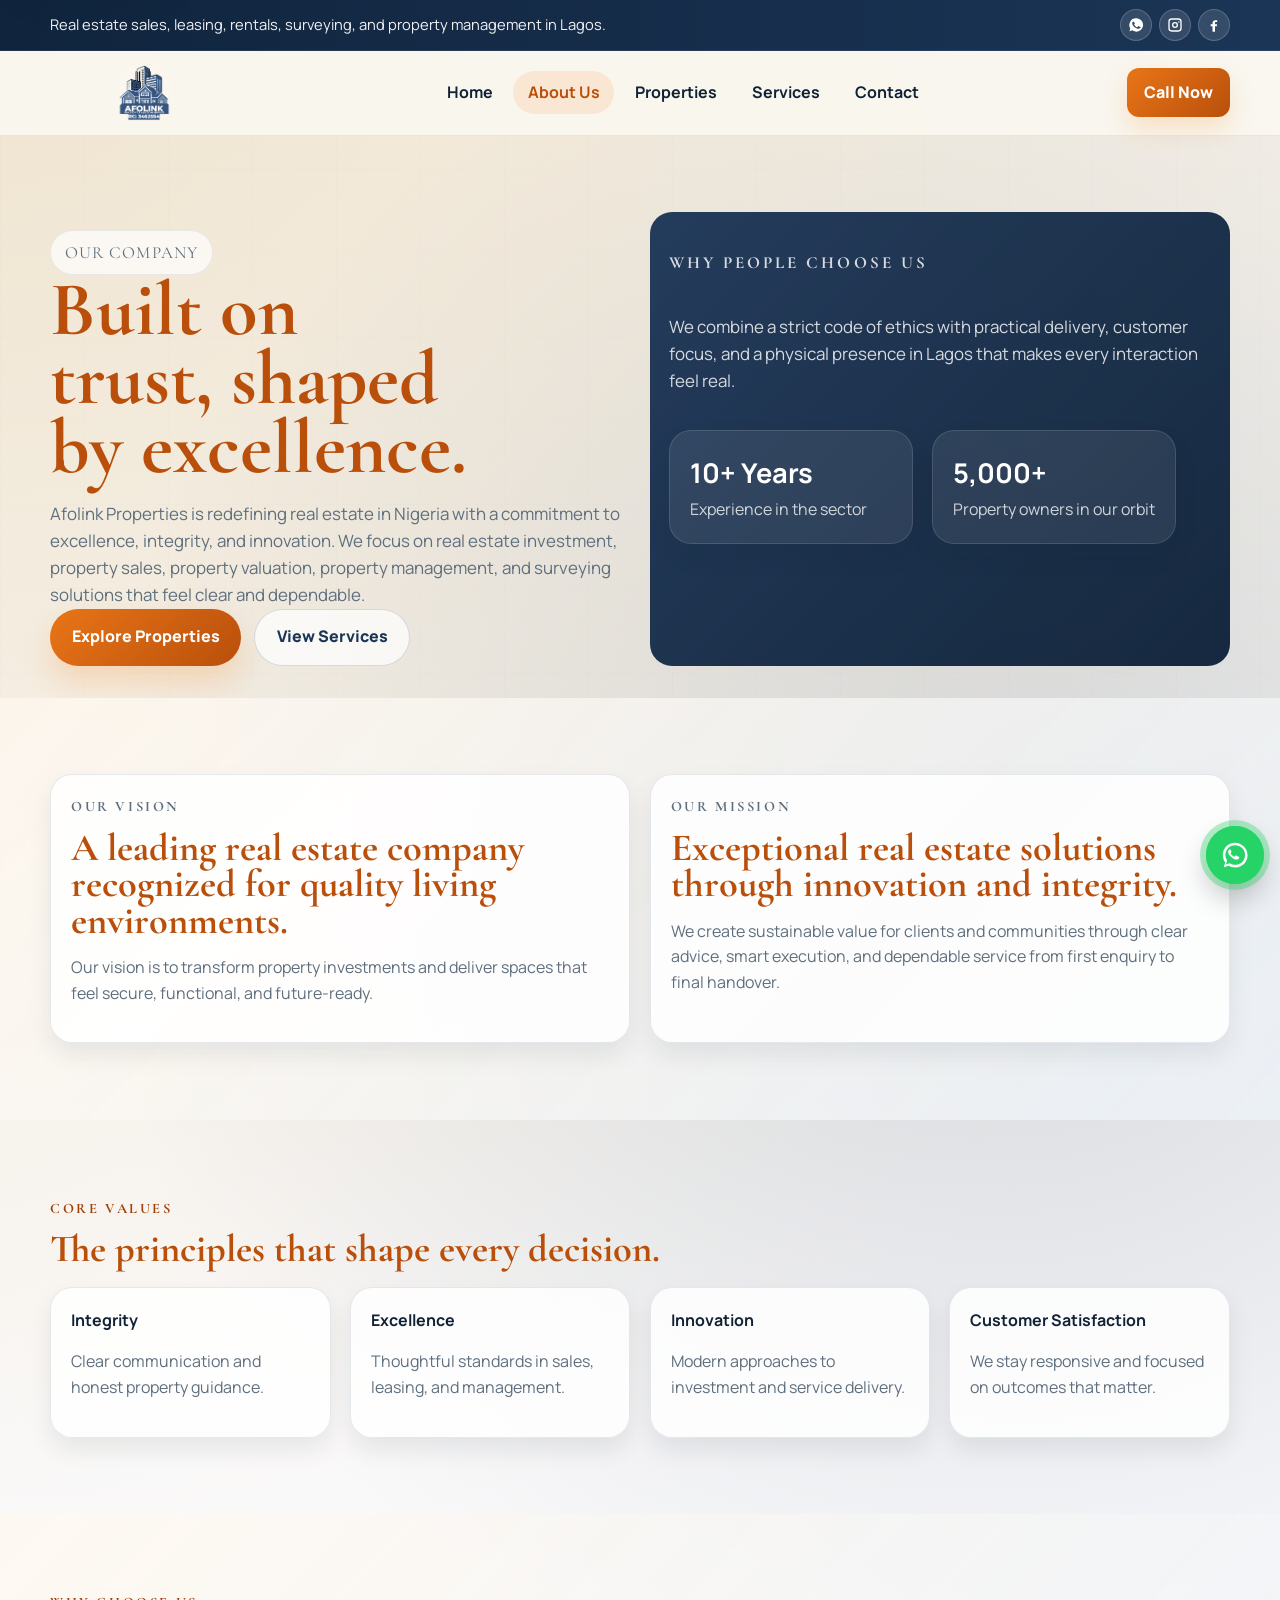
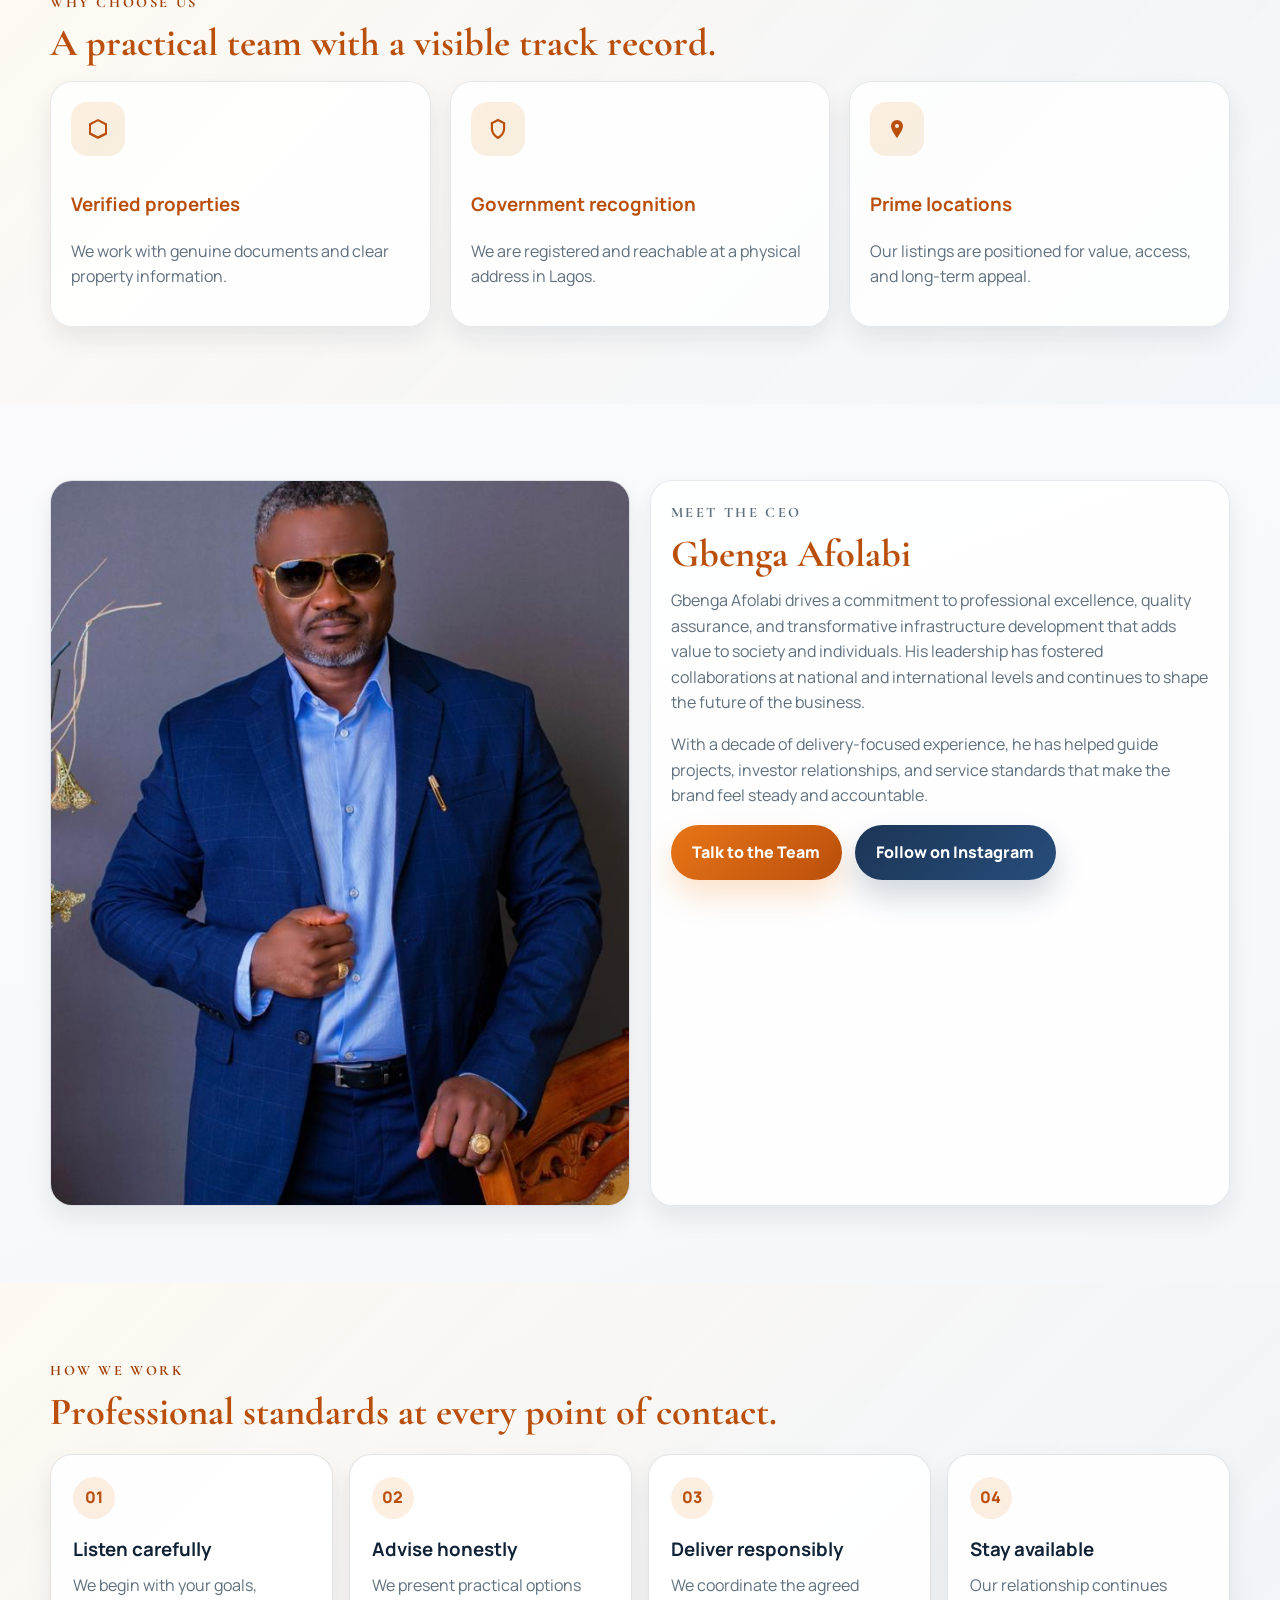
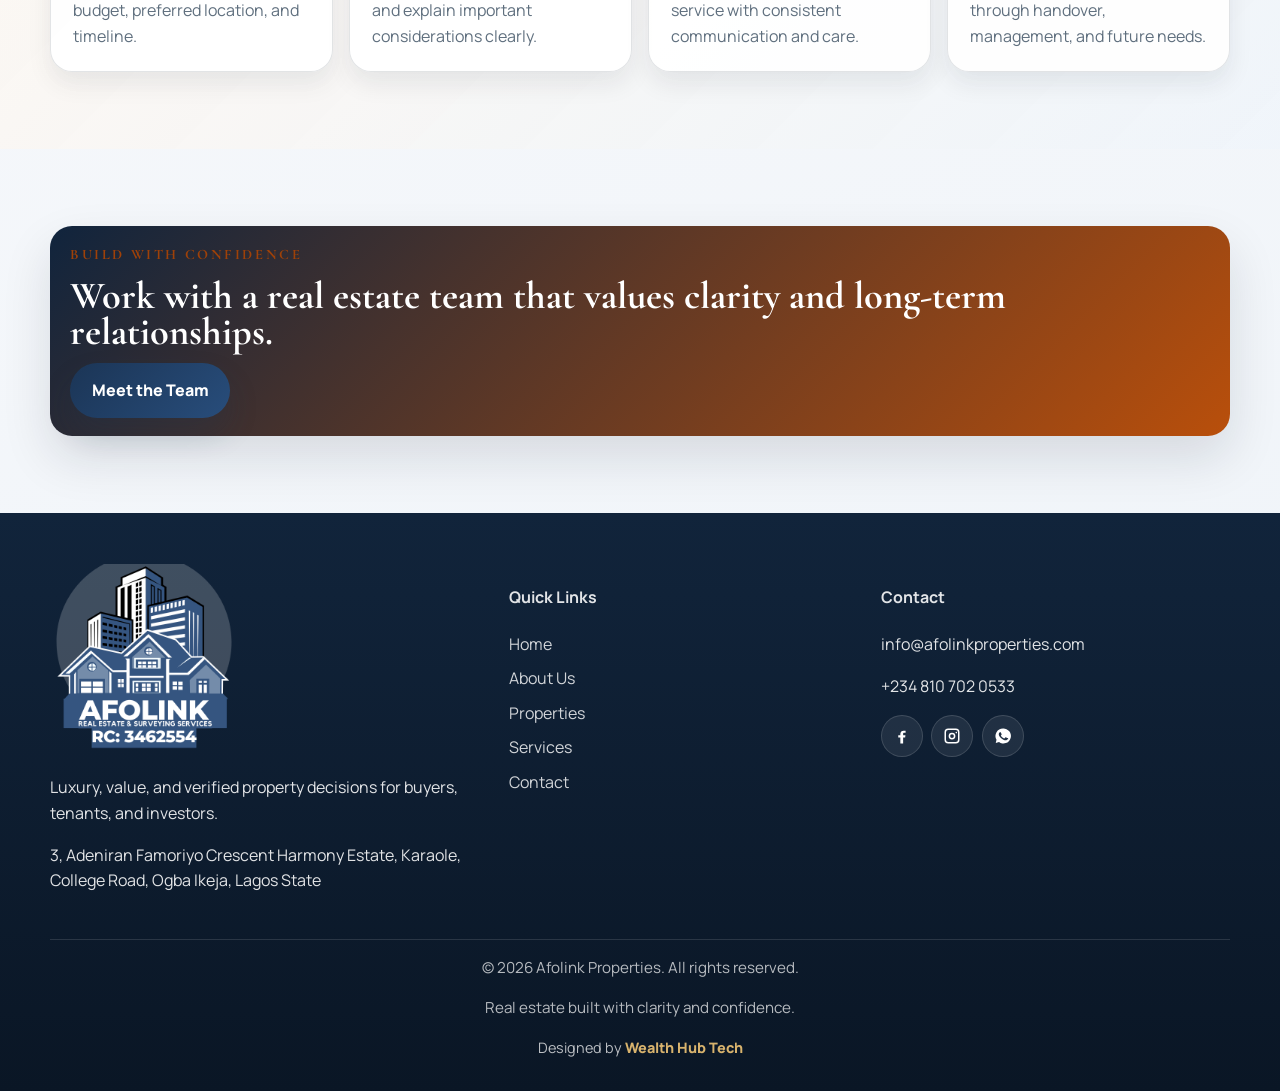
<file: about-us.html>
<!doctype html>
<html lang="en">
  <head>
    <meta charset="UTF-8" />
    <meta name="viewport" content="width=device-width, initial-scale=1.0" />
    <meta
      name="description"
      content="Learn about Afolink Properties, our vision, mission, values, and the team behind our real estate services in Lagos."
    />
    <title>About Us | Afolink Properties</title>
    <link rel="icon" type="image/png" href="img/AFOLINKS-LOGO-4-1.png" />
    <link rel="apple-touch-icon" href="img/AFOLINKS-LOGO-4-1.png" />
    <link rel="manifest" href="manifest.webmanifest" />
    <link rel="stylesheet" href="styles.css?v=12" />
  </head>
  <body>
    <a class="skip-link" href="#content">Skip to content</a>
    <div class="site-chrome">
      <div class="top-strip">
        <div class="container top-strip-inner">
          <p>
            Real estate sales, leasing, rentals, surveying, and property
            management in Lagos.
          </p>
          <div
            class="top-strip-socials"
            aria-label="Afolink Properties social links"
          >
            <a
              class="top-strip-social-link"
              href="https://wa.me/2348107020533?text=Hello%20Afolink%20Properties%2C%20I%20need%20help%20with%20a%20property%20enquiry."
              target="_blank"
              rel="noopener noreferrer"
              aria-label="WhatsApp"
              ><svg viewBox="0 0 24 24" aria-hidden="true">
                <path
                  d="M12 2a10 10 0 0 0-8.67 15l-1 4.2 4.35-1.14A10 10 0 1 0 12 2zm5.86 14.4c-.24.67-1.4 1.25-1.95 1.33-.5.07-1.14.1-1.83-.11-.42-.13-.95-.3-1.64-.6-2.88-1.25-4.76-4.15-4.9-4.34-.13-.19-1.17-1.56-1.17-2.98 0-1.42.74-2.12 1-2.41.24-.28.54-.35.72-.35h.52c.17 0 .4-.06.63.49.24.57.8 1.98.87 2.12.07.14.12.31.02.5-.1.2-.15.31-.3.48-.15.17-.32.37-.45.5-.15.16-.3.32-.13.64.17.31.78 1.28 1.68 2.07 1.16 1.02 2.13 1.34 2.44 1.49.31.14.49.12.68-.07.19-.2.82-.96 1.05-1.29.24-.34.47-.28.78-.16.31.12 1.98.93 2.32 1.1.34.17.57.25.66.39.09.14.09.81-.15 1.48z"
                />
              </svg>
            </a>
            <a
              class="top-strip-social-link"
              href="https://www.instagram.com/afolinkproperties/"
              target="_blank"
              rel="noopener noreferrer"
              aria-label="Instagram"
              ><svg viewBox="0 0 24 24" aria-hidden="true">
                <path
                  d="M7 2h10a5 5 0 0 1 5 5v10a5 5 0 0 1-5 5H7a5 5 0 0 1-5-5V7a5 5 0 0 1 5-5zm0 2a3 3 0 0 0-3 3v10a3 3 0 0 0 3 3h10a3 3 0 0 0 3-3V7a3 3 0 0 0-3-3H7zm5 3.5A4.5 4.5 0 1 1 7.5 12 4.5 4.5 0 0 1 12 7.5zm0 2A2.5 2.5 0 1 0 14.5 12 2.5 2.5 0 0 0 12 9.5zm5.75-3.1a1.05 1.05 0 1 1-1.05 1.05 1.05 1.05 0 0 1 1.05-1.05z"
                />
              </svg>
            </a>
            <a
              class="top-strip-social-link"
              href="https://www.facebook.com/people/Afolink-Real-Estate-and-Surveying-Services/61573855896754/"
              target="_blank"
              rel="noopener noreferrer"
              aria-label="Facebook"
              ><svg viewBox="0 0 24 24" aria-hidden="true">
                <path
                  d="M13.5 22v-8h2.7l.4-3h-3.1V9.1c0-.9.2-1.5 1.6-1.5h1.7V5c-.3 0-1.4-.1-2.6-.1-2.6 0-4.4 1.6-4.4 4.5V11H7v3h2.8v8h3.7z"
                />
              </svg>
            </a>
          </div>
        </div>
      </div>

      <header class="site-header">
        <div class="container nav-wrap">
          <a
            class="brand"
            href="index.html"
            aria-label="Afolink Properties Home"
          >
            <img
              class="brand-logo-img"
              src="img/AFOLINKS-LOGO-4-1.png"
              alt="Afolink Properties logo"
            />
          </a>
          <button
            class="menu-toggle"
            aria-label="Toggle menu"
            aria-expanded="false"
          >
            ☰
          </button>
          <nav>
            <ul class="nav-links">
              <li><a href="index.html">Home</a></li>
              <li><a href="about-us.html">About Us</a></li>
              <li><a href="housing-properties.html">Properties</a></li>
              <li><a href="services.html">Services</a></li>
              <li><a href="contact-us.html">Contact</a></li>
            </ul>
          </nav>
          <a class="btn btn-call nav-call" href="tel:+2348107020533"
            >Call Now</a
          >
        </div>
      </header>
    </div>

    <main id="content">
      <section class="page-hero">
        <div class="container page-hero-grid">
          <div class="reveal">
            <p class="eyebrow">Our Company</p>
            <h1 class="page-title">Built on trust, shaped by excellence.</h1>
            <p>
              Afolink Properties is redefining real estate in Nigeria with a
              commitment to excellence, integrity, and innovation. We focus on
              real estate investment, property sales, property valuation,
              property management, and surveying solutions that feel clear and
              dependable.
            </p>
            <div class="section-actions">
              <a class="btn btn-primary" href="housing-properties.html"
                >Explore Properties</a
              >
              <a class="btn btn-outline" href="services.html">View Services</a>
            </div>
          </div>
          <div class="quote-card reveal">
            <p class="section-kicker">Why people choose us</p>
            <p>
              We combine a strict code of ethics with practical delivery,
              customer focus, and a physical presence in Lagos that makes every
              interaction feel real.
            </p>
            <div class="stats-grid" style="margin-top: 1rem">
              <article
                class="stat-card"
                style="
                  background: rgba(255, 255, 255, 0.08);
                  border-color: rgba(255, 255, 255, 0.12);
                  color: #fff;
                "
              >
                <strong style="color: #fff">10+ Years</strong>
                <span style="color: rgba(255, 255, 255, 0.78)"
                  >Experience in the sector</span
                >
              </article>
              <article
                class="stat-card"
                style="
                  background: rgba(255, 255, 255, 0.08);
                  border-color: rgba(255, 255, 255, 0.12);
                  color: #fff;
                "
              >
                <strong style="color: #fff">5,000+</strong>
                <span style="color: rgba(255, 255, 255, 0.78)"
                  >Property owners in our orbit</span
                >
              </article>
            </div>
          </div>
        </div>
      </section>

      <section class="section section-surface">
        <div class="container about-grid">
          <article class="panel reveal">
            <p class="section-kicker">Our vision</p>
            <h2 class="section-title">
              A leading real estate company recognized for quality living
              environments.
            </h2>
            <p>
              Our vision is to transform property investments and deliver spaces
              that feel secure, functional, and future-ready.
            </p>
          </article>
          <article class="panel reveal">
            <p class="section-kicker">Our mission</p>
            <h2 class="section-title">
              Exceptional real estate solutions through innovation and
              integrity.
            </h2>
            <p>
              We create sustainable value for clients and communities through
              clear advice, smart execution, and dependable service from first
              enquiry to final handover.
            </p>
          </article>
        </div>
      </section>

      <section class="section">
        <div class="container">
          <p class="section-kicker">Core values</p>
          <h2 class="section-title reveal">
            The principles that shape every decision.
          </h2>
          <div class="benefits-grid" style="margin-top: 1.2rem">
            <article class="benefit-card reveal">
              <strong>Integrity</strong>
              <p class="muted">
                Clear communication and honest property guidance.
              </p>
            </article>
            <article class="benefit-card reveal">
              <strong>Excellence</strong>
              <p class="muted">
                Thoughtful standards in sales, leasing, and management.
              </p>
            </article>
            <article class="benefit-card reveal">
              <strong>Innovation</strong>
              <p class="muted">
                Modern approaches to investment and service delivery.
              </p>
            </article>
            <article class="benefit-card reveal">
              <strong>Customer Satisfaction</strong>
              <p class="muted">
                We stay responsive and focused on outcomes that matter.
              </p>
            </article>
          </div>
        </div>
      </section>

      <section class="section section-surface">
        <div class="container">
          <p class="section-kicker">Why choose us</p>
          <h2 class="section-title reveal">
            A practical team with a visible track record.
          </h2>
          <div class="why-grid" style="margin-top: 1.2rem">
            <article class="why-card reveal">
              <div class="icon">
                <svg viewBox="0 0 24 24" aria-hidden="true">
                  <path
                    d="M12 2l9 4.5v11L12 22l-9-4.5v-11L12 2zm0 2.3L5 8v7.8l7 3.5 7-3.5V8l-7-3.7z"
                  />
                </svg>
              </div>
              <h3>Verified properties</h3>
              <p>
                We work with genuine documents and clear property information.
              </p>
            </article>
            <article class="why-card reveal">
              <div class="icon">
                <svg viewBox="0 0 24 24" aria-hidden="true">
                  <path
                    d="M12 1.8l7.2 3.6v5.9c0 4.7-3.1 8.8-7.2 10.9-4.1-2.1-7.2-6.2-7.2-10.9V5.4L12 1.8zm0 2.5L7 6.8v4.6c0 3.3 2 6.4 5 8.2 3-1.8 5-4.9 5-8.2V6.8l-5-2.5z"
                  />
                </svg>
              </div>
              <h3>Government recognition</h3>
              <p>
                We are registered and reachable at a physical address in Lagos.
              </p>
            </article>
            <article class="why-card reveal">
              <div class="icon">
                <svg viewBox="0 0 24 24" aria-hidden="true">
                  <path
                    d="M12 3a6 6 0 0 1 6 6c0 4.2-6 12-6 12S6 13.2 6 9a6 6 0 0 1 6-6zm0 8a2 2 0 1 0 0-4 2 2 0 0 0 0 4z"
                  />
                </svg>
              </div>
              <h3>Prime locations</h3>
              <p>
                Our listings are positioned for value, access, and long-term
                appeal.
              </p>
            </article>
          </div>
        </div>
      </section>

      <section class="section">
        <div class="container about-grid">
          <div class="about-portrait reveal">
            <img
              src="img/CEO-AFOLINKS-Mr-Gbenga-Afolabi.jpeg"
              alt="Mr. Gbenga Afolabi, CEO of Afolink Properties"
            />
          </div>
          <article class="panel reveal">
            <p class="section-kicker">Meet the CEO</p>
            <h2 class="section-title">Gbenga Afolabi</h2>
            <p>
              Gbenga Afolabi drives a commitment to professional excellence,
              quality assurance, and transformative infrastructure development
              that adds value to society and individuals. His leadership has
              fostered collaborations at national and international levels and
              continues to shape the future of the business.
            </p>
            <p>
              With a decade of delivery-focused experience, he has helped guide
              projects, investor relationships, and service standards that make
              the brand feel steady and accountable.
            </p>
            <div class="section-actions">
              <a class="btn btn-primary" href="contact-us.html"
                >Talk to the Team</a
              >
              <a
                class="btn btn-secondary"
                href="https://www.instagram.com/afolinkproperties/"
                target="_blank"
                rel="noopener noreferrer"
                >Follow on Instagram</a
              >
            </div>
          </article>
        </div>
      </section>

      <section class="section section-surface">
        <div class="container">
          <p class="section-kicker">How we work</p>
          <h2 class="section-title reveal">
            Professional standards at every point of contact.
          </h2>
          <div class="process-grid">
            <article class="process-card reveal">
              <span>01</span>
              <h3>Listen carefully</h3>
              <p>
                We begin with your goals, budget, preferred location, and
                timeline.
              </p>
            </article>
            <article class="process-card reveal">
              <span>02</span>
              <h3>Advise honestly</h3>
              <p>
                We present practical options and explain important
                considerations clearly.
              </p>
            </article>
            <article class="process-card reveal">
              <span>03</span>
              <h3>Deliver responsibly</h3>
              <p>
                We coordinate the agreed service with consistent communication
                and care.
              </p>
            </article>
            <article class="process-card reveal">
              <span>04</span>
              <h3>Stay available</h3>
              <p>
                Our relationship continues through handover, management, and
                future needs.
              </p>
            </article>
          </div>
        </div>
      </section>

      <section class="section">
        <div class="container callout-strip reveal">
          <div>
            <p class="section-kicker">Build with confidence</p>
            <h2 class="section-title" style="color: #fff">
              Work with a real estate team that values clarity and long-term
              relationships.
            </h2>
          </div>
          <a class="btn btn-secondary" href="contact-us.html">Meet the Team</a>
        </div>
      </section>
    </main>

    <a
      class="floating-whatsapp"
      href="https://wa.me/2348107020533?text=Hello%20Afolink%20Properties%2C%20I%20would%20like%20to%20know%20more%20about%20your%20company."
      target="_blank"
      rel="noopener noreferrer"
      >WhatsApp</a
    >
    <footer class="site-footer">
      <div class="container footer-grid">
        <div>
          <a
            class="brand footer-brand"
            href="index.html"
            aria-label="Afolink Properties Home"
          >
            <img
              class="footer-logo-img"
              src="img/AFOLINKS-LOGO-4-1.png"
              alt="Afolink Properties logo"
            />
          </a>
          <p>
            Luxury, value, and verified property decisions for buyers, tenants,
            and investors.
          </p>
          <p>
            3, Adeniran Famoriyo Crescent Harmony Estate, Karaole, College Road,
            Ogba Ikeja, Lagos State
          </p>
        </div>
        <div>
          <h4>Quick Links</h4>
          <div class="footer-nav">
            <a href="index.html">Home</a>
            <a href="about-us.html">About Us</a>
            <a href="housing-properties.html">Properties</a>
            <a href="services.html">Services</a>
            <a href="contact-us.html">Contact</a>
          </div>
        </div>
        <div>
          <h4>Contact</h4>
          <p>
            <a href="mailto:info@afolinkproperties.com"
              >info@afolinkproperties.com</a
            >
          </p>
          <p>
            <a
              href="https://wa.me/2348107020533?text=Hello%20Afolink%20Properties%2C%20I%20would%20like%20to%20book%20an%20inspection."
              >+234 810 702 0533</a
            >
          </p>
          <div
            class="footer-socials"
            aria-label="Afolink Properties social links"
          >
            <a
              class="footer-social-link"
              href="https://www.facebook.com/people/Afolink-Real-Estate-and-Surveying-Services/61573855896754/"
              target="_blank"
              rel="noopener noreferrer"
              aria-label="Facebook"
              ><svg viewBox="0 0 24 24" aria-hidden="true">
                <path
                  d="M13.5 22v-8h2.7l.4-3h-3.1V9.1c0-.9.2-1.5 1.6-1.5h1.7V5c-.3 0-1.4-.1-2.6-.1-2.6 0-4.4 1.6-4.4 4.5V11H7v3h2.8v8h3.7z"
                /></svg
            ></a>
            <a
              class="footer-social-link"
              href="https://www.instagram.com/afolinkproperties/"
              target="_blank"
              rel="noopener noreferrer"
              aria-label="Instagram"
              ><svg viewBox="0 0 24 24" aria-hidden="true">
                <path
                  d="M7 2h10a5 5 0 0 1 5 5v10a5 5 0 0 1-5 5H7a5 5 0 0 1-5-5V7a5 5 0 0 1 5-5zm0 2a3 3 0 0 0-3 3v10a3 3 0 0 0 3 3h10a3 3 0 0 0 3-3V7a3 3 0 0 0-3-3H7zm5 3.5A4.5 4.5 0 1 1 7.5 12 4.5 4.5 0 0 1 12 7.5zm0 2A2.5 2.5 0 1 0 14.5 12 2.5 2.5 0 0 0 12 9.5zm5.75-3.1a1.05 1.05 0 1 1-1.05 1.05 1.05 1.05 0 0 1 1.05-1.05z"
                /></svg
            ></a>
            <a
              class="footer-social-link"
              href="https://wa.me/2348107020533?text=Hello%20Afolink%20Properties%2C%20I%20need%20details%20about%20your%20listings."
              target="_blank"
              rel="noopener noreferrer"
              aria-label="WhatsApp"
              ><svg viewBox="0 0 24 24" aria-hidden="true">
                <path
                  d="M12 2a10 10 0 0 0-8.67 15l-1 4.2 4.35-1.14A10 10 0 1 0 12 2zm5.86 14.4c-.24.67-1.4 1.25-1.95 1.33-.5.07-1.14.1-1.83-.11-.42-.13-.95-.3-1.64-.6-2.88-1.25-4.76-4.15-4.9-4.34-.13-.19-1.17-1.56-1.17-2.98 0-1.42.74-2.12 1-2.41.24-.28.54-.35.72-.35h.52c.17 0 .4-.06.63.49.24.57.8 1.98.87 2.12.07.14.12.31.02.5-.1.2-.15.31-.3.48-.15.17-.32.37-.45.5-.15.16-.3.32-.13.64.17.31.78 1.28 1.68 2.07 1.16 1.02 2.13 1.34 2.44 1.49.31.14.49.12.68-.07.19-.2.82-.96 1.05-1.29.24-.34.47-.28.78-.16.31.12 1.98.93 2.32 1.1.34.17.57.25.66.39.09.14.09.81-.15 1.48z"
                /></svg
            ></a>
          </div>
        </div>
      </div>
      <div class="footer-bottom">
        <span
          >&copy; <span data-current-year></span> Afolink Properties. All rights
          reserved.</span
        >
        <span class="footer-credit"
          >Real estate built with clarity and confidence.</span
        >
        <span class="footer-designer">Designed by <span>Wealth Hub Tech</span></span>
      </div>
    </footer>

    <script src="script.js?v=4" defer></script>
  </body>
</html>
</file>
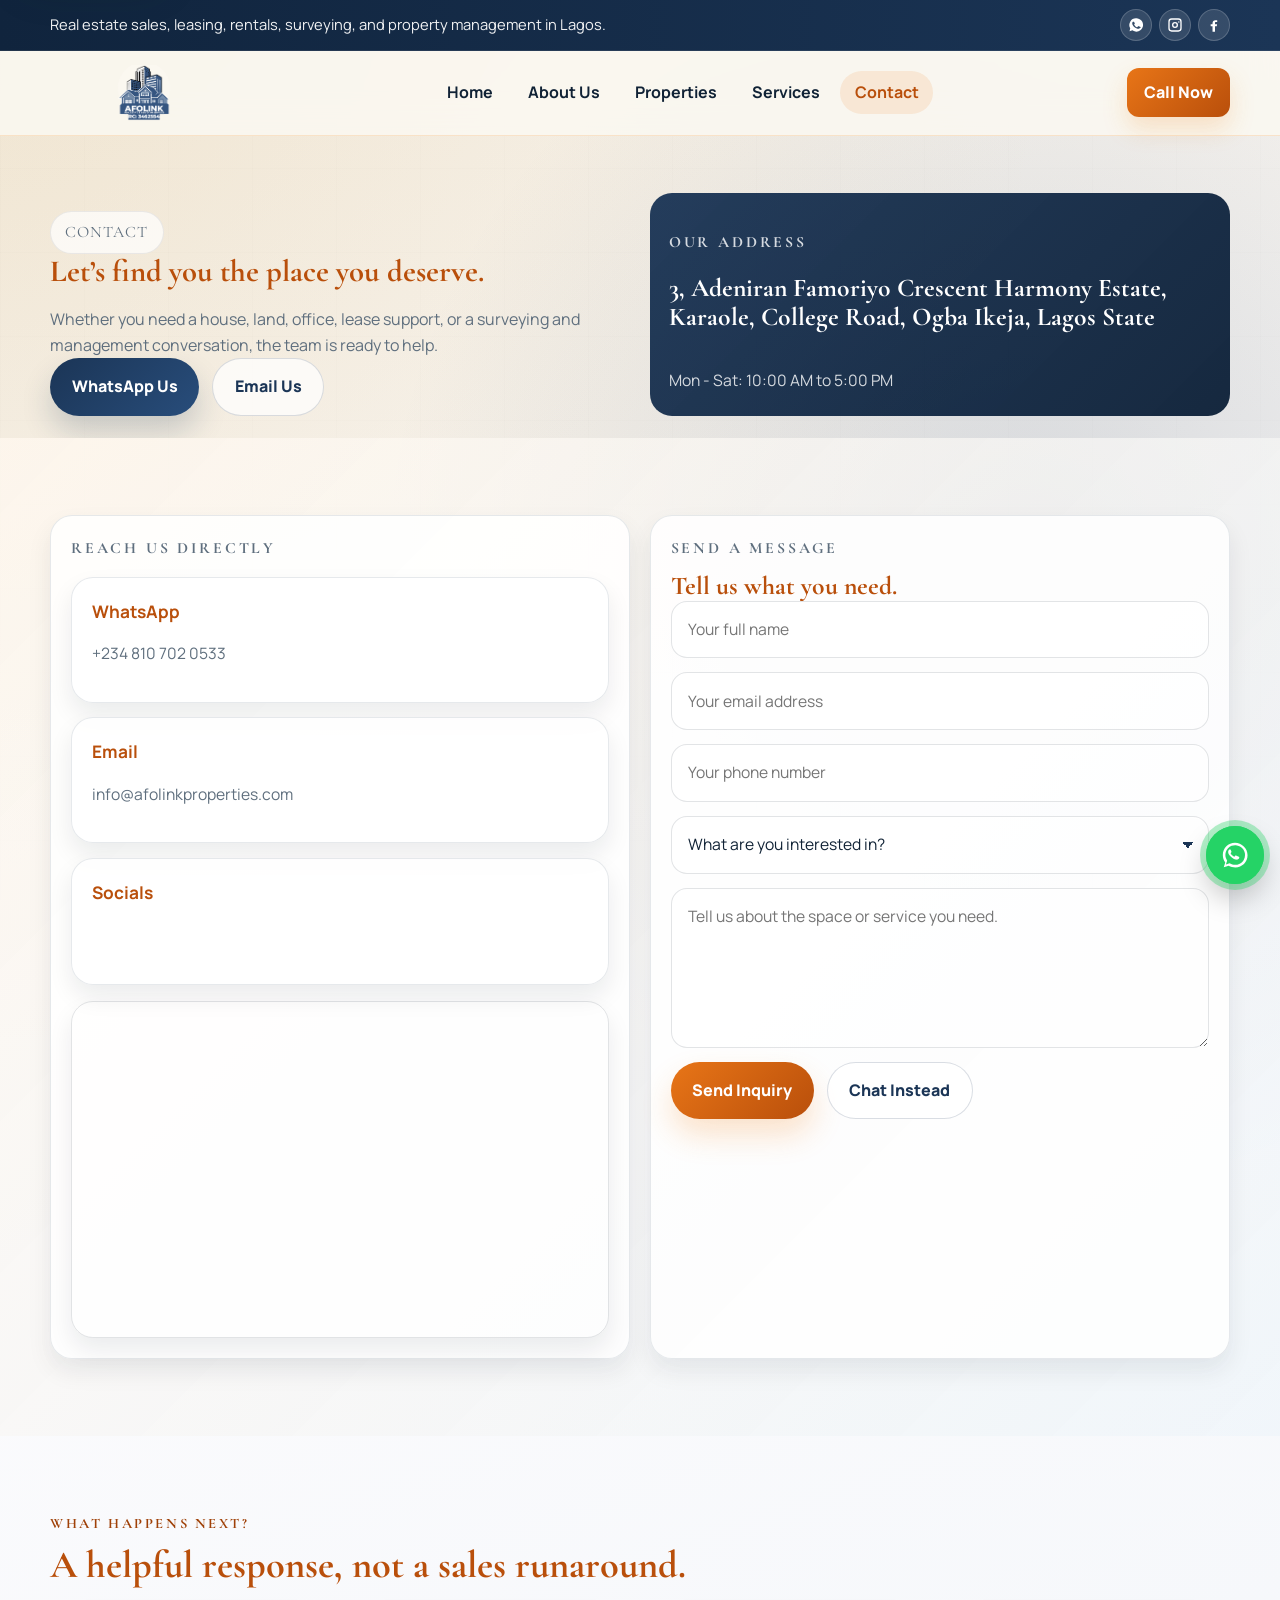
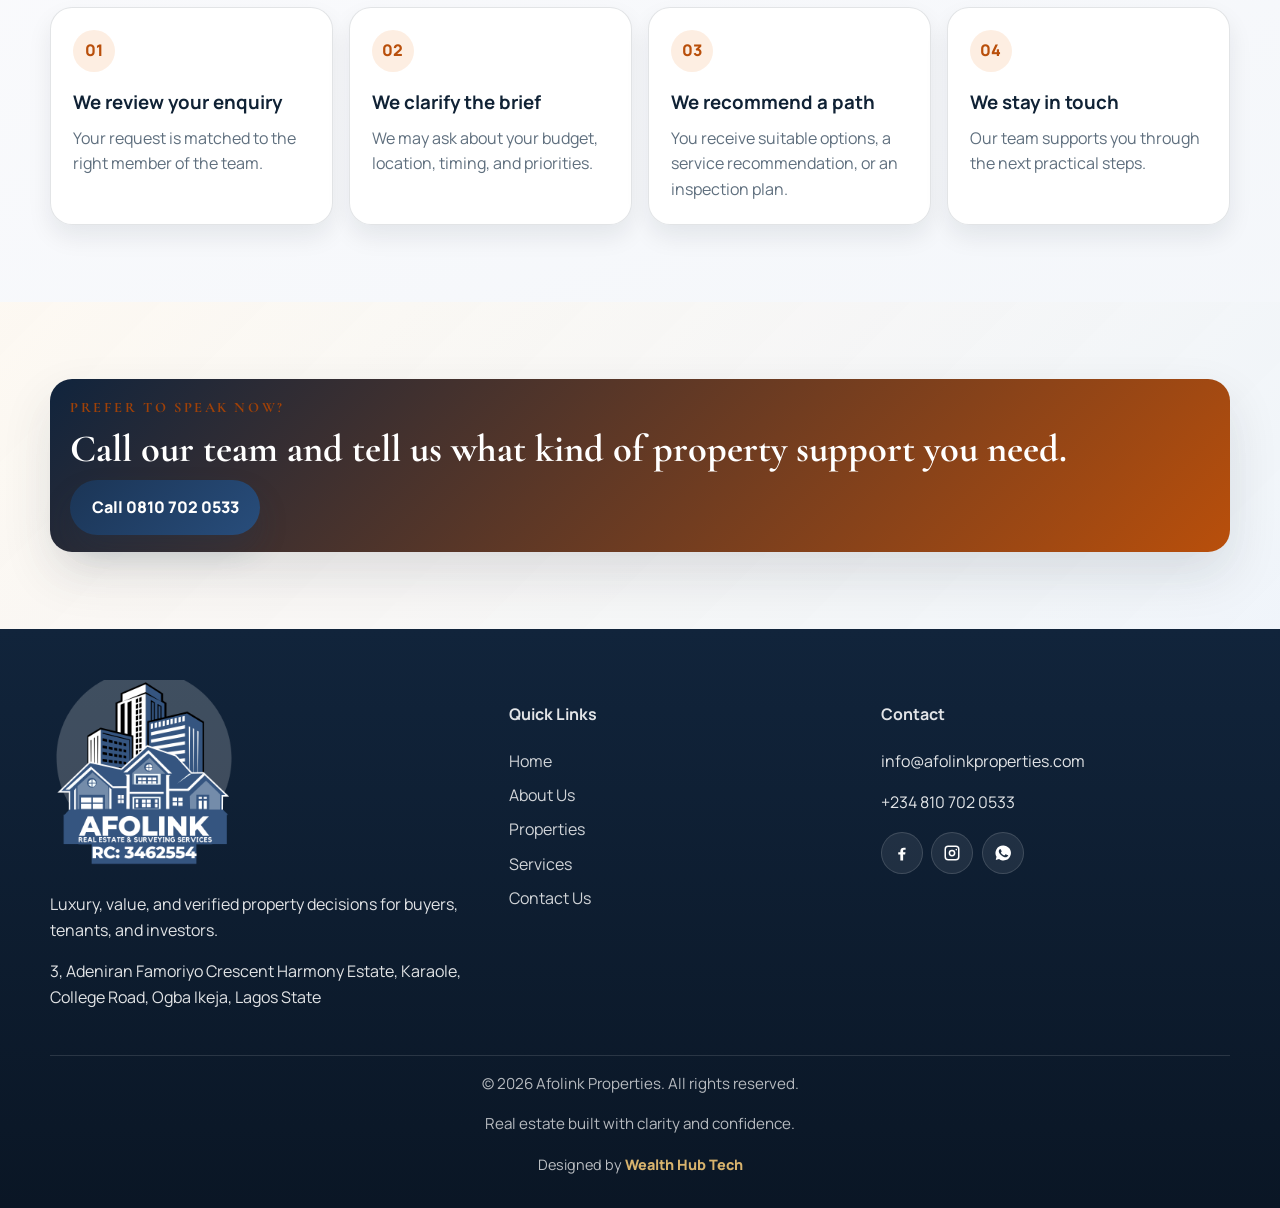
<file: contact-us.html>
<!doctype html>
<html lang="en">
  <head>
    <meta charset="UTF-8" />
    <meta name="viewport" content="width=device-width, initial-scale=1.0" />
    <meta
      name="description"
      content="Contact Afolink Properties for property sales, rentals, leasing, surveying, and management support in Lagos."
    />
    <title>Contact-Us | Afolink Properties</title>
    <link rel="icon" type="image/png" href="img/AFOLINKS-LOGO-4-1.png" />
    <link rel="apple-touch-icon" href="img/AFOLINKS-LOGO-4-1.png" />
    <link rel="manifest" href="manifest.webmanifest" />
    <link rel="stylesheet" href="styles.css?v=12" />
  </head>
  <body class="contact-page">
    <a class="skip-link" href="#content">Skip to content</a>
    <div class="site-chrome">
      <div class="top-strip">
        <div class="container top-strip-inner">
          <p>
            Real estate sales, leasing, rentals, surveying, and property
            management in Lagos.
          </p>
          <div
            class="top-strip-socials"
            aria-label="Afolink Properties social links"
          >
            <a
              class="top-strip-social-link"
              href="https://wa.me/2348107020533?text=Hello%20Afolink%20Properties%2C%20I%20need%20help%20with%20a%20property%20enquiry."
              target="_blank"
              rel="noopener noreferrer"
              aria-label="WhatsApp"
              ><svg viewBox="0 0 24 24" aria-hidden="true">
                <path
                  d="M12 2a10 10 0 0 0-8.67 15l-1 4.2 4.35-1.14A10 10 0 1 0 12 2zm5.86 14.4c-.24.67-1.4 1.25-1.95 1.33-.5.07-1.14.1-1.83-.11-.42-.13-.95-.3-1.64-.6-2.88-1.25-4.76-4.15-4.9-4.34-.13-.19-1.17-1.56-1.17-2.98 0-1.42.74-2.12 1-2.41.24-.28.54-.35.72-.35h.52c.17 0 .4-.06.63.49.24.57.8 1.98.87 2.12.07.14.12.31.02.5-.1.2-.15.31-.3.48-.15.17-.32.37-.45.5-.15.16-.3.32-.13.64.17.31.78 1.28 1.68 2.07 1.16 1.02 2.13 1.34 2.44 1.49.31.14.49.12.68-.07.19-.2.82-.96 1.05-1.29.24-.34.47-.28.78-.16.31.12 1.98.93 2.32 1.1.34.17.57.25.66.39.09.14.09.81-.15 1.48z"
                />
              </svg>
            </a>
            <a
              class="top-strip-social-link"
              href="https://www.instagram.com/afolinkproperties/"
              target="_blank"
              rel="noopener noreferrer"
              aria-label="Instagram"
              ><svg viewBox="0 0 24 24" aria-hidden="true">
                <path
                  d="M7 2h10a5 5 0 0 1 5 5v10a5 5 0 0 1-5 5H7a5 5 0 0 1-5-5V7a5 5 0 0 1 5-5zm0 2a3 3 0 0 0-3 3v10a3 3 0 0 0 3 3h10a3 3 0 0 0 3-3V7a3 3 0 0 0-3-3H7zm5 3.5A4.5 4.5 0 1 1 7.5 12 4.5 4.5 0 0 1 12 7.5zm0 2A2.5 2.5 0 1 0 14.5 12 2.5 2.5 0 0 0 12 9.5zm5.75-3.1a1.05 1.05 0 1 1-1.05 1.05 1.05 1.05 0 0 1 1.05-1.05z"
                />
              </svg>
            </a>
            <a
              class="top-strip-social-link"
              href="https://www.facebook.com/people/Afolink-Real-Estate-and-Surveying-Services/61573855896754/"
              target="_blank"
              rel="noopener noreferrer"
              aria-label="Facebook"
              ><svg viewBox="0 0 24 24" aria-hidden="true">
                <path
                  d="M13.5 22v-8h2.7l.4-3h-3.1V9.1c0-.9.2-1.5 1.6-1.5h1.7V5c-.3 0-1.4-.1-2.6-.1-2.6 0-4.4 1.6-4.4 4.5V11H7v3h2.8v8h3.7z"
                />
              </svg>
            </a>
          </div>
        </div>
      </div>

      <header class="site-header">
        <div class="container nav-wrap">
          <a
            class="brand"
            href="index.html"
            aria-label="Afolink Properties Home"
          >
            <img
              class="brand-logo-img"
              src="img/AFOLINKS-LOGO-4-1.png"
              alt="Afolink Properties logo"
            />
          </a>
          <button
            class="menu-toggle"
            aria-label="Toggle menu"
            aria-expanded="false"
          >
            ☰
          </button>
          <nav>
            <ul class="nav-links">
              <li><a href="index.html">Home</a></li>
              <li><a href="about-us.html">About Us</a></li>
              <li><a href="housing-properties.html">Properties</a></li>
              <li><a href="services.html">Services</a></li>
              <li><a href="contact-us.html">Contact</a></li>
            </ul>
          </nav>
          <a class="btn btn-call nav-call" href="tel:+2348107020533"
            >Call Now</a
          >
        </div>
      </header>
    </div>

    <main id="content">
      <section class="page-hero">
        <div class="container page-hero-grid">
          <div class="reveal">
            <p class="eyebrow">Contact</p>
            <h1 class="page-title">Let’s find you the place you deserve.</h1>
            <p>
              Whether you need a house, land, office, lease support, or a
              surveying and management conversation, the team is ready to help.
            </p>
            <div class="section-actions">
              <a
                class="btn btn-secondary"
                href="https://wa.me/2348107020533?text=Hello%20Afolink%20Properties%2C%20I%20need%20assistance%20with%20a%20property%20enquiry."
                target="_blank"
                rel="noopener noreferrer"
                >WhatsApp Us</a
              >
              <a
                class="btn btn-outline"
                href="mailto:info@afolinkproperties.com"
                >Email Us</a
              >
            </div>
          </div>
          <div class="quote-card reveal">
            <p class="section-kicker">Our address</p>
            <h2 class="section-title" style="color: #fff">
              3, Adeniran Famoriyo Crescent Harmony Estate, Karaole, College
              Road, Ogba Ikeja, Lagos State
            </h2>
            <p>Mon - Sat: 10:00 AM to 5:00 PM</p>
          </div>
        </div>
      </section>

      <section class="section section-surface">
        <div class="container contact-grid">
          <div class="panel reveal">
            <p class="section-kicker">Reach us directly</p>
            <div class="contact-card" style="margin-top: 1rem">
              <h3>WhatsApp</h3>
              <p>
                <a
                  href="https://wa.me/2348107020533?text=Hello%20Afolink%20Properties%2C%20I%20would%20like%20to%20speak%20with%20the%20team."
                  target="_blank"
                  rel="noopener noreferrer"
                  >+234 810 702 0533</a
                >
              </p>
            </div>
            <div class="contact-card" style="margin-top: 0.9rem">
              <h3>Email</h3>
              <p>
                <a href="mailto:info@afolinkproperties.com"
                  >info@afolinkproperties.com</a
                >
              </p>
            </div>
            <div class="contact-card" style="margin-top: 0.9rem">
              <h3>Socials</h3>
              <div class="footer-socials">
                <a
                  class="footer-social-link"
                  href="https://www.facebook.com/people/Afolink-Real-Estate-and-Surveying-Services/61573855896754/"
                  target="_blank"
                  rel="noopener noreferrer"
                  aria-label="Facebook"
                  ><svg viewBox="0 0 24 24" aria-hidden="true">
                    <path
                      d="M13.5 22v-8h2.7l.4-3h-3.1V9.1c0-.9.2-1.5 1.6-1.5h1.7V5c-.3 0-1.4-.1-2.6-.1-2.6 0-4.4 1.6-4.4 4.5V11H7v3h2.8v8h3.7z"
                    /></svg
                ></a>
                <a
                  class="footer-social-link"
                  href="https://www.instagram.com/afolinkproperties/"
                  target="_blank"
                  rel="noopener noreferrer"
                  aria-label="Instagram"
                  ><svg viewBox="0 0 24 24" aria-hidden="true">
                    <path
                      d="M7 2h10a5 5 0 0 1 5 5v10a5 5 0 0 1-5 5H7a5 5 0 0 1-5-5V7a5 5 0 0 1 5-5zm0 2a3 3 0 0 0-3 3v10a3 3 0 0 0 3 3h10a3 3 0 0 0 3-3V7a3 3 0 0 0-3-3H7zm5 3.5A4.5 4.5 0 1 1 7.5 12 4.5 4.5 0 0 1 12 7.5zm0 2A2.5 2.5 0 1 0 14.5 12 2.5 2.5 0 0 0 12 9.5zm5.75-3.1a1.05 1.05 0 1 1-1.05 1.05 1.05 1.05 0 0 1 1.05-1.05z"
                    /></svg
                ></a>
                <a
                  class="footer-social-link"
                  href="https://wa.me/2348107020533?text=Hello%20Afolink%20Properties%2C%20I%20need%20help%20with%20a%20property."
                  target="_blank"
                  rel="noopener noreferrer"
                  aria-label="WhatsApp"
                  ><svg viewBox="0 0 24 24" aria-hidden="true">
                    <path
                      d="M12 2a10 10 0 0 0-8.67 15l-1 4.2 4.35-1.14A10 10 0 1 0 12 2zm5.86 14.4c-.24.67-1.4 1.25-1.95 1.33-.5.07-1.14.1-1.83-.11-.42-.13-.95-.3-1.64-.6-2.88-1.25-4.76-4.15-4.9-4.34-.13-.19-1.17-1.56-1.17-2.98 0-1.42.74-2.12 1-2.41.24-.28.54-.35.72-.35h.52c.17 0 .4-.06.63.49.24.57.8 1.98.87 2.12.07.14.12.31.02.5-.1.2-.15.31-.3.48-.15.17-.32.37-.45.5-.15.16-.3.32-.13.64.17.31.78 1.28 1.68 2.07 1.16 1.02 2.13 1.34 2.44 1.49.31.14.49.12.68-.07.19-.2.82-.96 1.05-1.29.24-.34.47-.28.78-.16.31.12 1.98.93 2.32 1.1.34.17.57.25.66.39.09.14.09.81-.15 1.48z"
                    /></svg
                ></a>
              </div>
            </div>
            <div
              class="map-box"
              style="margin-top: 1rem; aspect-ratio: 16 / 10"
            >
              <iframe
                title="Afolink Properties location map"
                loading="lazy"
                src="https://www.google.com/maps?q=3%2C%20Adeniran%20Famoriyo%20Crescent%20Harmony%20Estate%2C%20Karaole%2C%20College%20Road%2C%20Ogba%20Ikeja%2C%20Lagos%20State&output=embed"
                allowfullscreen
              ></iframe>
            </div>
          </div>

          <div class="panel reveal">
            <p class="section-kicker">Send a message</p>
            <h2 class="section-title">Tell us what you need.</h2>
            <form
              class="contact-form"
              action="mailto:info@afolinkproperties.com"
              method="post"
              enctype="text/plain"
            >
              <input
                type="text"
                name="name"
                placeholder="Your full name"
                required
              />
              <input
                type="email"
                name="email"
                placeholder="Your email address"
                required
              />
              <input
                type="tel"
                name="phone"
                placeholder="Your phone number"
                required
              />
              <select name="interest" required>
                <option value="">What are you interested in?</option>
                <option>Property Sales</option>
                <option>Rentals</option>
                <option>Lease</option>
                <option>Surveying</option>
                <option>Property Management</option>
                <option>Valuation</option>
                <option>General Enquiry</option>
              </select>
              <textarea
                name="message"
                placeholder="Tell us about the space or service you need."
                required
              ></textarea>
              <div class="form-actions">
                <button class="btn btn-primary" type="submit">
                  Send Inquiry
                </button>
                <a
                  class="btn btn-outline"
                  href="https://wa.me/2348107020533?text=Hello%20Afolink%20Properties%2C%20I%20am%20ready%20to%20share%20my%20property%20requirements."
                  target="_blank"
                  rel="noopener noreferrer"
                  >Chat Instead</a
                >
              </div>
            </form>
          </div>
        </div>
      </section>

      <section class="section">
        <div class="container">
          <p class="section-kicker">What happens next?</p>
          <h2 class="section-title reveal">
            A helpful response, not a sales runaround.
          </h2>
          <div class="process-grid">
            <article class="process-card reveal">
              <span>01</span>
              <h3>We review your enquiry</h3>
              <p>Your request is matched to the right member of the team.</p>
            </article>
            <article class="process-card reveal">
              <span>02</span>
              <h3>We clarify the brief</h3>
              <p>
                We may ask about your budget, location, timing, and priorities.
              </p>
            </article>
            <article class="process-card reveal">
              <span>03</span>
              <h3>We recommend a path</h3>
              <p>
                You receive suitable options, a service recommendation, or an
                inspection plan.
              </p>
            </article>
            <article class="process-card reveal">
              <span>04</span>
              <h3>We stay in touch</h3>
              <p>Our team supports you through the next practical steps.</p>
            </article>
          </div>
        </div>
      </section>

      <section class="section section-surface">
        <div class="container callout-strip reveal">
          <div>
            <p class="section-kicker">Prefer to speak now?</p>
            <h2 class="section-title" style="color: #fff">
              Call our team and tell us what kind of property support you need.
            </h2>
          </div>
          <a class="btn btn-secondary" href="tel:+2348107020533"
            >Call 0810 702 0533</a
          >
        </div>
      </section>
    </main>

    <a
      class="floating-whatsapp"
      href="https://wa.me/2348107020533?text=Hello%20Afolink%20Properties%2C%20I%20need%20to%20speak%20to%20someone."
      target="_blank"
      rel="noopener noreferrer"
      >WhatsApp</a
    >
    <footer class="site-footer">
      <div class="container footer-grid">
        <div>
          <a
            class="brand footer-brand"
            href="index.html"
            aria-label="Afolink Properties Home"
          >
            <img
              class="footer-logo-img"
              src="img/AFOLINKS-LOGO-4-1.png"
              alt="Afolink Properties logo"
            />
          </a>
          <p>
            Luxury, value, and verified property decisions for buyers, tenants,
            and investors.
          </p>
          <p>
            3, Adeniran Famoriyo Crescent Harmony Estate, Karaole, College Road,
            Ogba Ikeja, Lagos State
          </p>
        </div>
        <div>
          <h4>Quick Links</h4>
          <div class="footer-nav">
            <a href="index.html">Home</a>
            <a href="about-us.html">About Us</a>
            <a href="housing-properties.html">Properties</a>
            <a href="services.html">Services</a>
            <a href="contact-us.html">Contact Us</a>
          </div>
        </div>
        <div>
          <h4>Contact</h4>
          <p>
            <a href="mailto:info@afolinkproperties.com"
              >info@afolinkproperties.com</a
            >
          </p>
          <p>
            <a
              href="https://wa.me/2348107020533?text=Hello%20Afolink%20Properties%2C%20I%20would%20like%20to%20book%20an%20inspection."
              >+234 810 702 0533</a
            >
          </p>
          <div
            class="footer-socials"
            aria-label="Afolink Properties social links"
          >
            <a
              class="footer-social-link"
              href="https://www.facebook.com/people/Afolink-Real-Estate-and-Surveying-Services/61573855896754/"
              target="_blank"
              rel="noopener noreferrer"
              aria-label="Facebook"
              ><svg viewBox="0 0 24 24" aria-hidden="true">
                <path
                  d="M13.5 22v-8h2.7l.4-3h-3.1V9.1c0-.9.2-1.5 1.6-1.5h1.7V5c-.3 0-1.4-.1-2.6-.1-2.6 0-4.4 1.6-4.4 4.5V11H7v3h2.8v8h3.7z"
                /></svg
            ></a>
            <a
              class="footer-social-link"
              href="https://www.instagram.com/afolinkproperties/"
              target="_blank"
              rel="noopener noreferrer"
              aria-label="Instagram"
              ><svg viewBox="0 0 24 24" aria-hidden="true">
                <path
                  d="M7 2h10a5 5 0 0 1 5 5v10a5 5 0 0 1-5 5H7a5 5 0 0 1-5-5V7a5 5 0 0 1 5-5zm0 2a3 3 0 0 0-3 3v10a3 3 0 0 0 3 3h10a3 3 0 0 0 3-3V7a3 3 0 0 0-3-3H7zm5 3.5A4.5 4.5 0 1 1 7.5 12 4.5 4.5 0 0 1 12 7.5zm0 2A2.5 2.5 0 1 0 14.5 12 2.5 2.5 0 0 0 12 9.5zm5.75-3.1a1.05 1.05 0 1 1-1.05 1.05 1.05 1.05 0 0 1 1.05-1.05z"
                /></svg
            ></a>
            <a
              class="footer-social-link"
              href="https://wa.me/2348107020533?text=Hello%20Afolink%20Properties%2C%20I%20need%20details%20about%20your%20listings."
              target="_blank"
              rel="noopener noreferrer"
              aria-label="WhatsApp"
              ><svg viewBox="0 0 24 24" aria-hidden="true">
                <path
                  d="M12 2a10 10 0 0 0-8.67 15l-1 4.2 4.35-1.14A10 10 0 1 0 12 2zm5.86 14.4c-.24.67-1.4 1.25-1.95 1.33-.5.07-1.14.1-1.83-.11-.42-.13-.95-.3-1.64-.6-2.88-1.25-4.76-4.15-4.9-4.34-.13-.19-1.17-1.56-1.17-2.98 0-1.42.74-2.12 1-2.41.24-.28.54-.35.72-.35h.52c.17 0 .4-.06.63.49.24.57.8 1.98.87 2.12.07.14.12.31.02.5-.1.2-.15.31-.3.48-.15.17-.32.37-.45.5-.15.16-.3.32-.13.64.17.31.78 1.28 1.68 2.07 1.16 1.02 2.13 1.34 2.44 1.49.31.14.49.12.68-.07.19-.2.82-.96 1.05-1.29.24-.34.47-.28.78-.16.31.12 1.98.93 2.32 1.1.34.17.57.25.66.39.09.14.09.81-.15 1.48z"
                /></svg
            ></a>
          </div>
        </div>
      </div>
      <div class="footer-bottom">
        <span
          >&copy; <span data-current-year></span> Afolink Properties. All rights
          reserved.</span
        >
        <span class="footer-credit"
          >Real estate built with clarity and confidence.</span
        >
        <span class="footer-designer">Designed by <span>Wealth Hub Tech</span></span>
      </div>
    </footer>

    <script src="script.js?v=4" defer></script>
  </body>
</html>
</file>
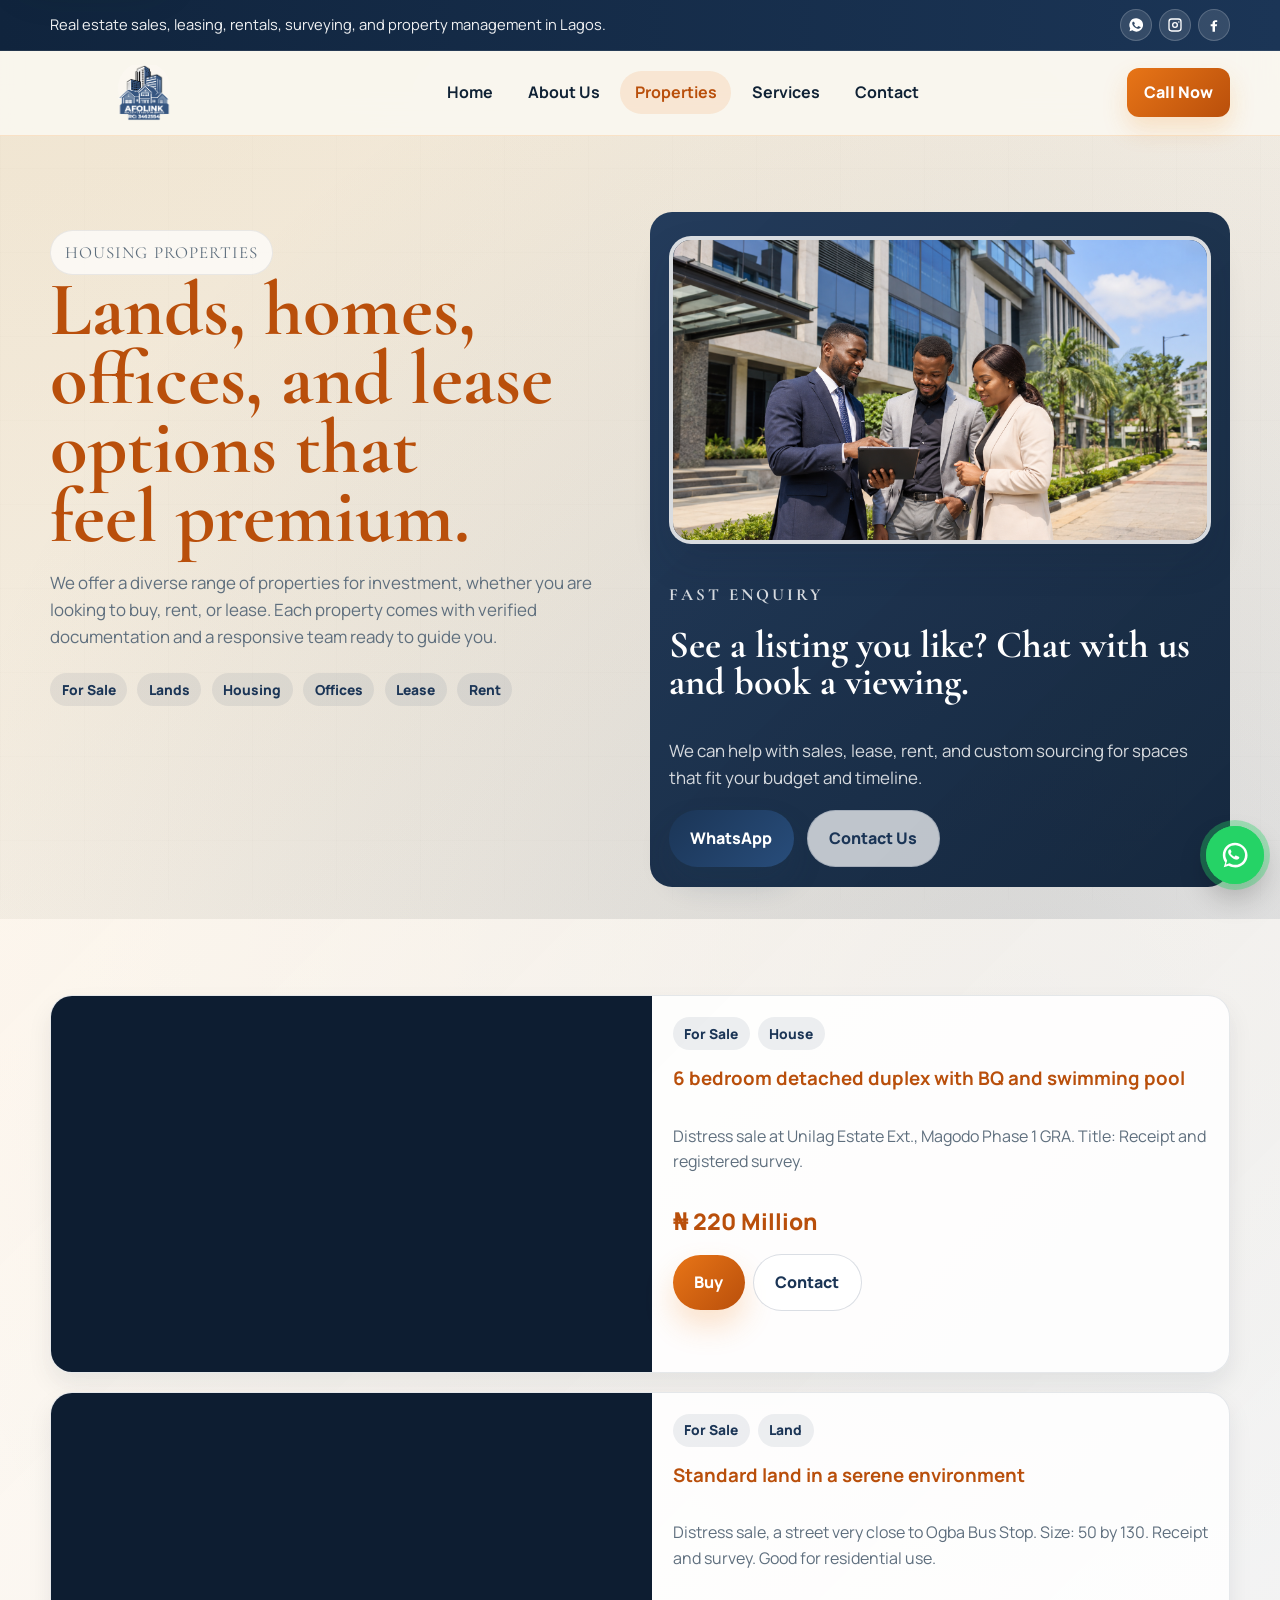
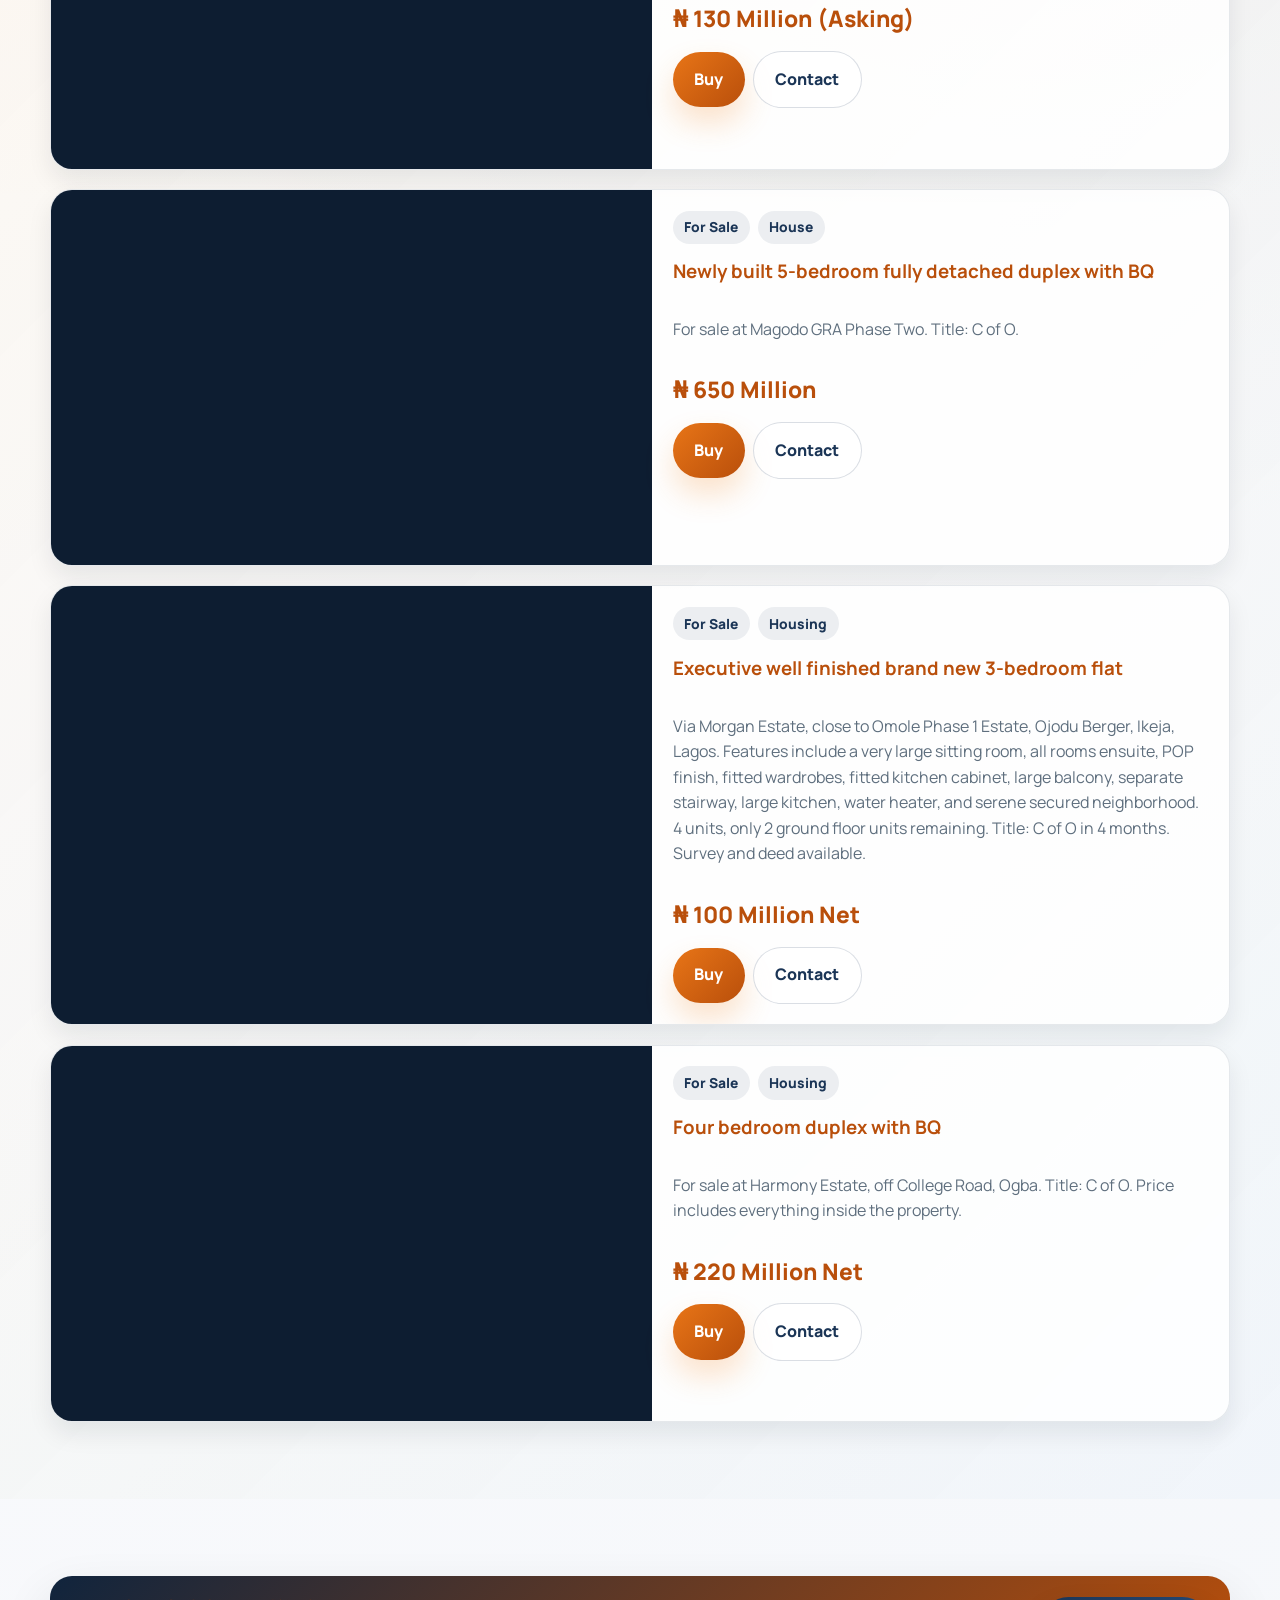
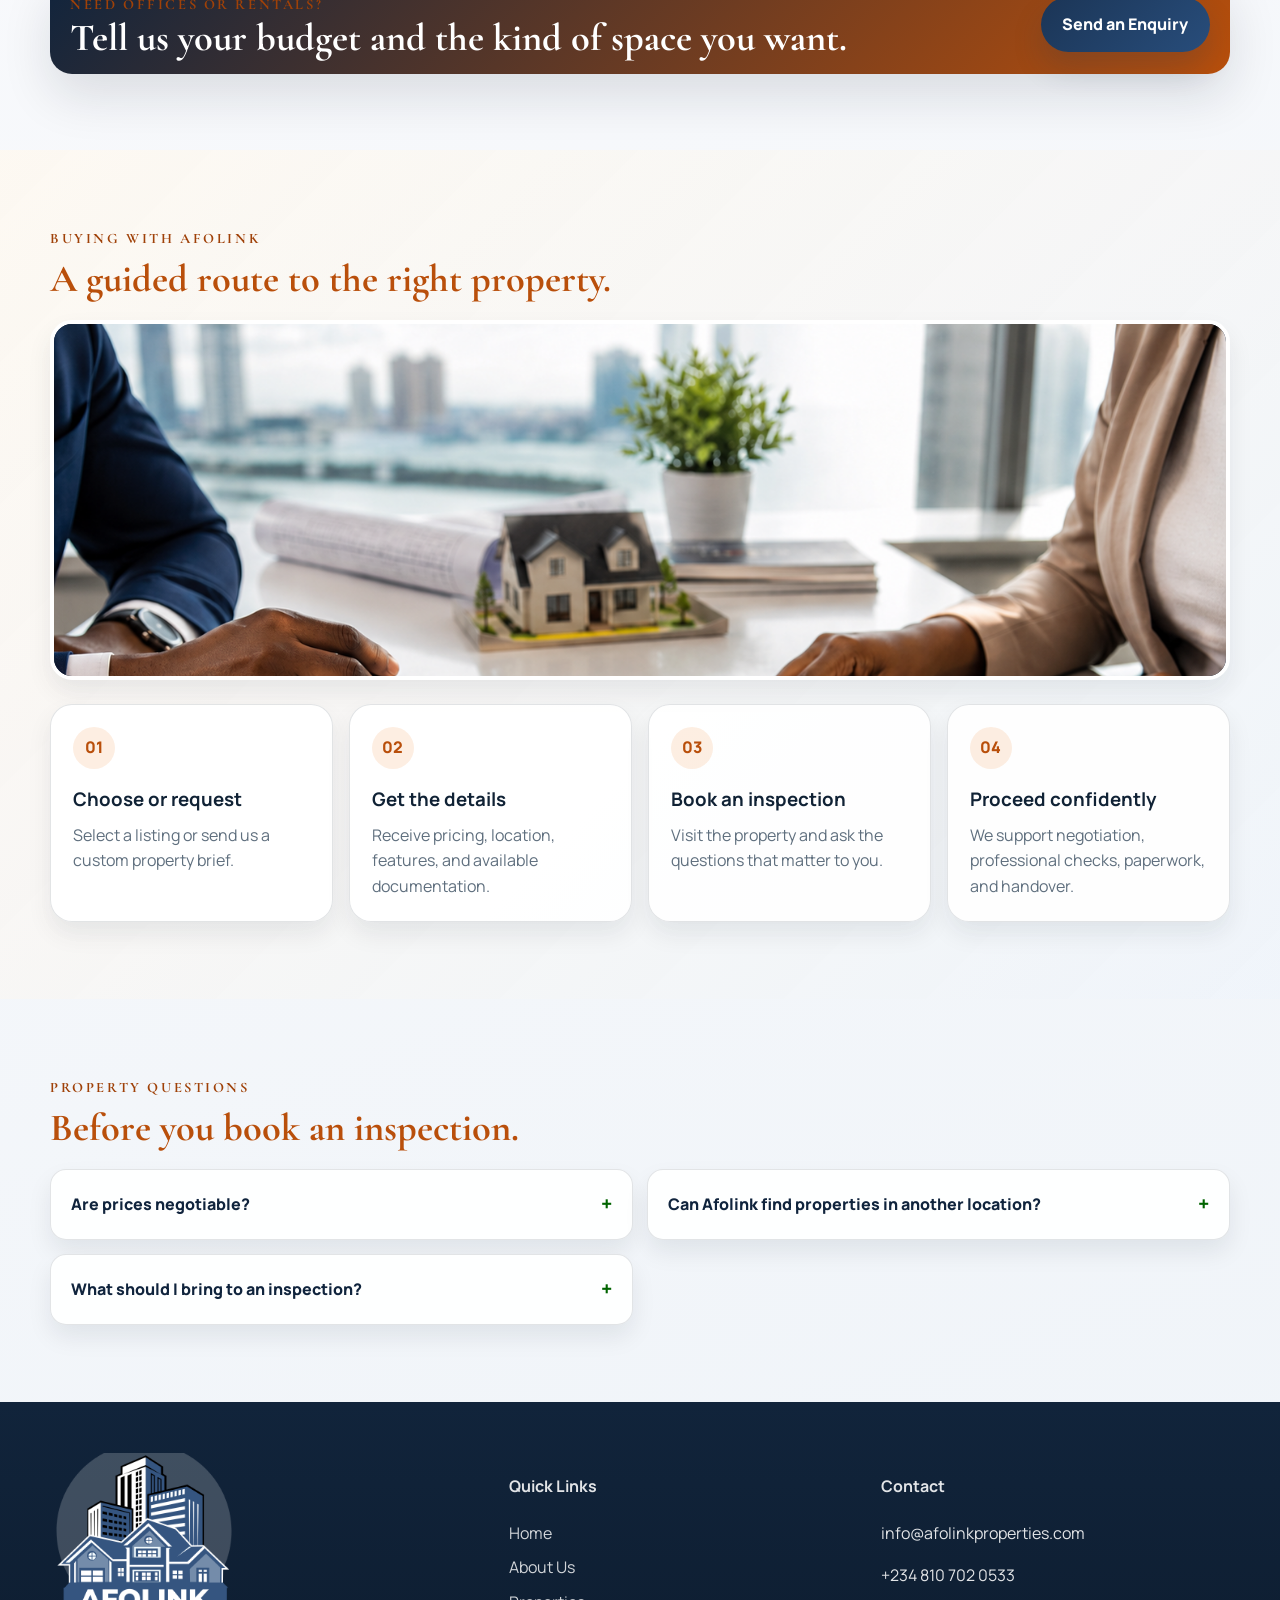
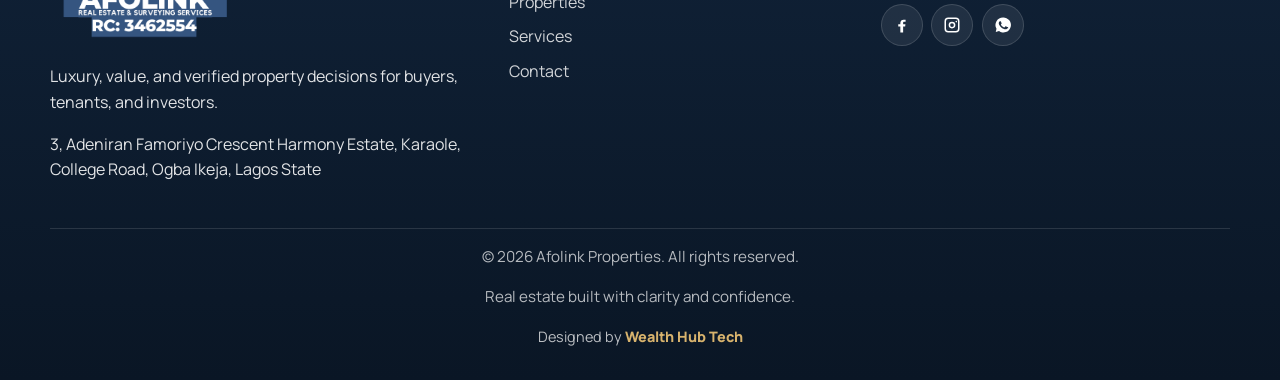
<file: housing-properties.html>
<!doctype html>
<html lang="en">
  <head>
    <meta charset="UTF-8" />
    <meta name="viewport" content="width=device-width, initial-scale=1.0" />
    <meta
      name="description"
      content="Browse verified lands, housing, offices, and leasing opportunities from Afolink Properties."
    />
    <title>Properties | Afolink Properties</title>
    <link rel="icon" type="image/png" href="img/AFOLINKS-LOGO-4-1.png" />
    <link rel="apple-touch-icon" href="img/AFOLINKS-LOGO-4-1.png" />
    <link rel="manifest" href="manifest.webmanifest" />
    <link rel="stylesheet" href="styles.css?v=12" />
  </head>
  <body>
    <a class="skip-link" href="#content">Skip to content</a>
    <div class="site-chrome">
      <div class="top-strip">
        <div class="container top-strip-inner">
          <p>
            Real estate sales, leasing, rentals, surveying, and property
            management in Lagos.
          </p>
          <div
            class="top-strip-socials"
            aria-label="Afolink Properties social links"
          >
            <a
              class="top-strip-social-link"
              href="https://wa.me/2348107020533?text=Hello%20Afolink%20Properties%2C%20I%20need%20help%20with%20a%20property%20enquiry."
              target="_blank"
              rel="noopener noreferrer"
              aria-label="WhatsApp"
              ><svg viewBox="0 0 24 24" aria-hidden="true">
                <path
                  d="M12 2a10 10 0 0 0-8.67 15l-1 4.2 4.35-1.14A10 10 0 1 0 12 2zm5.86 14.4c-.24.67-1.4 1.25-1.95 1.33-.5.07-1.14.1-1.83-.11-.42-.13-.95-.3-1.64-.6-2.88-1.25-4.76-4.15-4.9-4.34-.13-.19-1.17-1.56-1.17-2.98 0-1.42.74-2.12 1-2.41.24-.28.54-.35.72-.35h.52c.17 0 .4-.06.63.49.24.57.8 1.98.87 2.12.07.14.12.31.02.5-.1.2-.15.31-.3.48-.15.17-.32.37-.45.5-.15.16-.3.32-.13.64.17.31.78 1.28 1.68 2.07 1.16 1.02 2.13 1.34 2.44 1.49.31.14.49.12.68-.07.19-.2.82-.96 1.05-1.29.24-.34.47-.28.78-.16.31.12 1.98.93 2.32 1.1.34.17.57.25.66.39.09.14.09.81-.15 1.48z"
                />
              </svg>
            </a>
            <a
              class="top-strip-social-link"
              href="https://www.instagram.com/afolinkproperties/"
              target="_blank"
              rel="noopener noreferrer"
              aria-label="Instagram"
              ><svg viewBox="0 0 24 24" aria-hidden="true">
                <path
                  d="M7 2h10a5 5 0 0 1 5 5v10a5 5 0 0 1-5 5H7a5 5 0 0 1-5-5V7a5 5 0 0 1 5-5zm0 2a3 3 0 0 0-3 3v10a3 3 0 0 0 3 3h10a3 3 0 0 0 3-3V7a3 3 0 0 0-3-3H7zm5 3.5A4.5 4.5 0 1 1 7.5 12 4.5 4.5 0 0 1 12 7.5zm0 2A2.5 2.5 0 1 0 14.5 12 2.5 2.5 0 0 0 12 9.5zm5.75-3.1a1.05 1.05 0 1 1-1.05 1.05 1.05 1.05 0 0 1 1.05-1.05z"
                />
              </svg>
            </a>
            <a
              class="top-strip-social-link"
              href="https://www.facebook.com/people/Afolink-Real-Estate-and-Surveying-Services/61573855896754/"
              target="_blank"
              rel="noopener noreferrer"
              aria-label="Facebook"
              ><svg viewBox="0 0 24 24" aria-hidden="true">
                <path
                  d="M13.5 22v-8h2.7l.4-3h-3.1V9.1c0-.9.2-1.5 1.6-1.5h1.7V5c-.3 0-1.4-.1-2.6-.1-2.6 0-4.4 1.6-4.4 4.5V11H7v3h2.8v8h3.7z"
                />
              </svg>
            </a>
          </div>
        </div>
      </div>

      <header class="site-header">
        <div class="container nav-wrap">
          <a
            class="brand"
            href="index.html"
            aria-label="Afolink Properties Home"
          >
            <img
              class="brand-logo-img"
              src="img/AFOLINKS-LOGO-4-1.png"
              alt="Afolink Properties logo"
            />
          </a>
          <button
            class="menu-toggle"
            aria-label="Toggle menu"
            aria-expanded="false"
          >
            ☰
          </button>
          <nav>
            <ul class="nav-links">
              <li><a href="index.html">Home</a></li>
              <li><a href="about-us.html">About Us</a></li>
              <li><a href="housing-properties.html">Properties</a></li>
              <li><a href="services.html">Services</a></li>
              <li><a href="contact-us.html">Contact</a></li>
            </ul>
          </nav>
          <a class="btn btn-call nav-call" href="tel:+2348107020533"
            >Call Now</a
          >
        </div>
      </header>
    </div>

    <main id="content">
      <section class="page-hero">
        <div class="container page-hero-grid">
          <div class="reveal">
            <p class="eyebrow">Housing Properties</p>
            <h1 class="page-title">
              Lands, homes, offices, and lease options that feel premium.
            </h1>
            <p>
              We offer a diverse range of properties for investment, whether you
              are looking to buy, rent, or lease. Each property comes with
              verified documentation and a responsive team ready to guide you.
            </p>
            <div class="property-filters" aria-label="Property categories">
              <span class="filter-pill">For Sale</span>
              <span class="filter-pill">Lands</span>
              <span class="filter-pill">Housing</span>
              <span class="filter-pill">Offices</span>
              <span class="filter-pill">Lease</span>
              <span class="filter-pill">Rent</span>
            </div>
          </div>
          <div class="quote-card reveal">
            <figure class="page-hero-photo">
              <img
                src="img/real-estate-6.png"
                alt="Afolink Properties team reviewing a property brief with a client"
                loading="eager"
              />
            </figure>
            <p class="section-kicker">Fast enquiry</p>
            <h2 class="section-title">
              See a listing you like? Chat with us and book a viewing.
            </h2>
            <p>
              We can help with sales, lease, rent, and custom sourcing for
              spaces that fit your budget and timeline.
            </p>
            <div class="section-actions">
              <a
                class="btn btn-secondary"
                href="https://wa.me/2348107020533?text=Hello%20Afolink%20Properties%2C%20I%20need%20details%20about%20your%20properties."
                target="_blank"
                rel="noopener noreferrer"
                >WhatsApp</a
              >
              <a class="btn btn-outline" href="contact-us.html">Contact Us</a>
            </div>
          </div>
        </div>
      </section>

      <section class="section section-surface">
        <div class="container">
          <div class="property-grid">
            <article class="property-card reveal" id="listing-magodo-duplex">
              <div class="property-media">
                <div
                  class="property-media-frame"
                  data-video-link="https://player.vimeo.com/video/1070824819?fl=pl&fe=sh"
                >
                  <iframe
                    src="https://player.vimeo.com/video/1070824819?fl=pl&fe=sh"
                    title="Afolink property walkthrough video"
                    loading="lazy"
                    allow="autoplay; fullscreen; picture-in-picture"
                    allowfullscreen
                  ></iframe>
                </div>
              </div>
              <div class="property-content">
                <div class="property-meta">
                  <span class="property-chip">For Sale</span
                  ><span class="property-chip">House</span>
                </div>
                <h3>6 bedroom detached duplex with BQ and swimming pool</h3>
                <p class="property-meta">
                  Distress sale at Unilag Estate Ext., Magodo Phase 1 GRA.
                  Title: Receipt and registered survey.
                </p>
                <div class="price">₦ 220 Million</div>
                <div class="property-details">
                  <a
                    class="btn btn-primary"
                    href="https://wa.me/2348107020533?text=Hello%20Afolink%20Properties%2C%20I%20am%20interested%20in%20the%206%20bedroom%20detached%20duplex%20with%20BQ%20and%20swimming%20pool%20at%20Magodo%20Phase%201%20GRA."
                    target="_blank"
                    rel="noopener noreferrer"
                    >Buy</a
                  >
                  <a class="btn btn-outline" href="contact-us.html">Contact</a>
                </div>
              </div>
            </article>

            <article class="property-card reveal" id="listing-ogba-land">
              <div class="property-media">
                <div
                  class="property-media-frame"
                  data-video-link="https://player.vimeo.com/video/1140072332"
                >
                  <iframe
                    src="https://player.vimeo.com/video/1140072332"
                    title="Afolink property walkthrough video"
                    loading="lazy"
                    allow="autoplay; fullscreen; picture-in-picture"
                    allowfullscreen
                  ></iframe>
                </div>
              </div>
              <div class="property-content">
                <div class="property-meta">
                  <span class="property-chip">For Sale</span
                  ><span class="property-chip">Land</span>
                </div>
                <h3>Standard land in a serene environment</h3>
                <p class="property-meta">
                  Distress sale, a street very close to Ogba Bus Stop. Size: 50
                  by 130. Receipt and survey. Good for residential use.
                </p>
                <div class="price">₦ 130 Million (Asking)</div>
                <div class="property-details">
                  <a
                    class="btn btn-primary"
                    href="https://wa.me/2348107020533?text=Hello%20Afolink%20Properties%2C%20I%20am%20interested%20in%20the%20standard%20land%20in%20a%20serene%20environment."
                    target="_blank"
                    rel="noopener noreferrer"
                    >Buy</a
                  >
                  <a class="btn btn-outline" href="contact-us.html">Contact</a>
                </div>
              </div>
            </article>

            <article class="property-card reveal" id="listing-magodo-gra-duplex">
              <div class="property-media">
                <div
                  class="property-media-frame"
                  data-video-link="https://player.vimeo.com/video/1205539184?fl=pl&fe=sh"
                >
                  <iframe
                    src="https://player.vimeo.com/video/1205539184?fl=pl&fe=sh"
                    title="Afolink property walkthrough video"
                    loading="lazy"
                    allow="autoplay; fullscreen; picture-in-picture"
                    allowfullscreen
                  ></iframe>
                </div>
              </div>
              <div class="property-content">
                <div class="property-meta">
                  <span class="property-chip">For Sale</span
                  ><span class="property-chip">House</span>
                </div>
                <h3>Newly built 5-bedroom fully detached duplex with BQ</h3>
                <p class="property-meta">
                  For sale at Magodo GRA Phase Two. Title: C of O.
                </p>
                <div class="price">₦ 650 Million</div>
                <div class="property-details">
                  <a
                    class="btn btn-primary"
                    href="https://wa.me/2348107020533?text=Hello%20Afolink%20Properties%2C%20I%20need%20details%20about%20the%20newly%20built%205-bedroom%20fully%20detached%20duplex%20with%20BQ%20at%20Magodo%20GRA%20Phase%20Two."
                    target="_blank"
                    rel="noopener noreferrer"
                    >Buy</a
                  >
                  <a class="btn btn-outline" href="contact-us.html">Contact</a>
                </div>
              </div>
            </article>

            <article class="property-card reveal" id="listing-morgan-estate-flat">
              <div class="property-media">
                <div
                  class="property-media-frame"
                  data-video-link="https://player.vimeo.com/video/1205594552"
                >
                  <iframe
                    src="https://player.vimeo.com/video/1205594552"
                    title="Afolink property walkthrough video"
                    loading="lazy"
                    allow="fullscreen; picture-in-picture"
                    allowfullscreen
                  ></iframe>
                </div>
              </div>
              <div class="property-content">
                <div class="property-meta">
                  <span class="property-chip">For Sale</span
                  ><span class="property-chip">Housing</span>
                </div>
                <h3>Executive well finished brand new 3-bedroom flat</h3>
                <p class="property-meta">
                  Via Morgan Estate, close to Omole Phase 1 Estate, Ojodu
                  Berger, Ikeja, Lagos. Features include a very large sitting
                  room, all rooms ensuite, POP finish, fitted wardrobes, fitted
                  kitchen cabinet, large balcony, separate stairway, large
                  kitchen, water heater, and serene secured neighborhood. 4
                  units, only 2 ground floor units remaining. Title: C of O in 4
                  months. Survey and deed available.
                </p>
                <div class="price">₦ 100 Million Net</div>
                <div class="property-details">
                  <a
                    class="btn btn-primary"
                    href="https://wa.me/2348107020533?text=Hello%20Afolink%20Properties%2C%20I%20want%20details%20on%20the%20brand%20new%203-bedroom%20flat%20via%20Morgan%20Estate%20near%20Omole%20Phase%201."
                    target="_blank"
                    rel="noopener noreferrer"
                    >Buy</a
                  >
                  <a class="btn btn-outline" href="contact-us.html">Contact</a>
                </div>
              </div>
            </article>

            <article class="property-card reveal" id="listing-harmony-estate-duplex">
              <div class="property-media">
                <div
                  class="property-media-frame"
                  data-video-link="https://player.vimeo.com/video/1205590242"
                >
                  <iframe
                    src="https://player.vimeo.com/video/1205590242"
                    title="Afolink property walkthrough video"
                    loading="lazy"
                    allow="fullscreen; picture-in-picture"
                    allowfullscreen
                  ></iframe>
                </div>
              </div>
              <div class="property-content">
                <div class="property-meta">
                  <span class="property-chip">For Sale</span
                  ><span class="property-chip">Housing</span>
                </div>
                <h3>Four bedroom duplex with BQ</h3>
                <p class="property-meta">
                  For sale at Harmony Estate, off College Road, Ogba. Title: C
                  of O. Price includes everything inside the property.
                </p>
                <div class="price">₦ 220 Million Net</div>
                <div class="property-details">
                  <a
                    class="btn btn-primary"
                    href="https://wa.me/2348107020533?text=Hello%20Afolink%20Properties%2C%20I%20am%20interested%20in%20the%204-bedroom%20duplex%20with%20BQ%20at%20Harmony%20Estate%20off%20College%20Road%20Ogba."
                    target="_blank"
                    rel="noopener noreferrer"
                    >Buy</a
                  >
                  <a class="btn btn-outline" href="contact-us.html">Contact</a>
                </div>
              </div>
            </article>
          </div>
        </div>
      </section>

      <section class="section">
        <div class="container callout-strip reveal">
          <div>
            <p class="section-kicker" style="margin-bottom: 0.2rem">
              Need offices or rentals?
            </p>
            <h2 class="section-title" style="color: #fff">
              Tell us your budget and the kind of space you want.
            </h2>
          </div>
          <a class="btn btn-secondary" href="contact-us.html"
            >Send an Enquiry</a
          >
        </div>
      </section>

      <section class="section section-surface">
        <div class="container">
          <p class="section-kicker">Buying with Afolink</p>
          <h2 class="section-title reveal">
            A guided route to the right property.
          </h2>
          <figure class="property-guidance-photo reveal">
            <img
              src="img/real-estate-5.png"
              alt="Property documents and plans being reviewed before purchase"
              loading="lazy"
            />
          </figure>
          <div class="process-grid">
            <article class="process-card reveal">
              <span>01</span>
              <h3>Choose or request</h3>
              <p>Select a listing or send us a custom property brief.</p>
            </article>
            <article class="process-card reveal">
              <span>02</span>
              <h3>Get the details</h3>
              <p>
                Receive pricing, location, features, and available
                documentation.
              </p>
            </article>
            <article class="process-card reveal">
              <span>03</span>
              <h3>Book an inspection</h3>
              <p>
                Visit the property and ask the questions that matter to you.
              </p>
            </article>
            <article class="process-card reveal">
              <span>04</span>
              <h3>Proceed confidently</h3>
              <p>
                We support negotiation, professional checks, paperwork, and
                handover.
              </p>
            </article>
          </div>
        </div>
      </section>

      <section class="section">
        <div class="container">
          <p class="section-kicker">Property questions</p>
          <h2 class="section-title reveal">Before you book an inspection.</h2>
          <div class="faq-grid">
            <details class="faq-item reveal">
              <summary>Are prices negotiable?</summary>
              <p>
                Negotiability depends on the property and seller. We will
                communicate the current position and present serious offers.
              </p>
            </details>
            <details class="faq-item reveal">
              <summary>
                Can Afolink find properties in another location?
              </summary>
              <p>
                Yes. Tell us the area, property type, budget, and timeline so we
                can source suitable options.
              </p>
            </details>
            <details class="faq-item reveal">
              <summary>What should I bring to an inspection?</summary>
              <p>
                Bring your questions and any decision-maker who should see the
                property. We will share available details before the visit.
              </p>
            </details>
          </div>
        </div>
      </section>
    </main>

    <a
      class="floating-whatsapp"
      href="https://wa.me/2348107020533?text=Hello%20Afolink%20Properties%2C%20I%20want%20to%20ask%20about%20your%20property%20listings."
      target="_blank"
      rel="noopener noreferrer"
      >WhatsApp</a
    >
    <footer class="site-footer">
      <div class="container footer-grid">
        <div>
          <a
            class="brand footer-brand"
            href="index.html"
            aria-label="Afolink Properties Home"
          >
            <img
              class="footer-logo-img"
              src="img/AFOLINKS-LOGO-4-1.png"
              alt="Afolink Properties logo"
            />
          </a>
          <p>
            Luxury, value, and verified property decisions for buyers, tenants,
            and investors.
          </p>
          <p>
            3, Adeniran Famoriyo Crescent Harmony Estate, Karaole, College Road,
            Ogba Ikeja, Lagos State
          </p>
        </div>
        <div>
          <h4>Quick Links</h4>
          <div class="footer-nav">
            <a href="index.html">Home</a>
            <a href="about-us.html">About Us</a>
            <a href="housing-properties.html">Properties</a>
            <a href="services.html">Services</a>
            <a href="contact-us.html">Contact</a>
          </div>
        </div>
        <div>
          <h4>Contact</h4>
          <p>
            <a href="mailto:info@afolinkproperties.com"
              >info@afolinkproperties.com</a
            >
          </p>
          <p>
            <a
              href="https://wa.me/2348107020533?text=Hello%20Afolink%20Properties%2C%20I%20would%20like%20to%20book%20an%20inspection."
              >+234 810 702 0533</a
            >
          </p>
          <div
            class="footer-socials"
            aria-label="Afolink Properties social links"
          >
            <a
              class="footer-social-link"
              href="https://www.facebook.com/people/Afolink-Real-Estate-and-Surveying-Services/61573855896754/"
              target="_blank"
              rel="noopener noreferrer"
              aria-label="Facebook"
              ><svg viewBox="0 0 24 24" aria-hidden="true">
                <path
                  d="M13.5 22v-8h2.7l.4-3h-3.1V9.1c0-.9.2-1.5 1.6-1.5h1.7V5c-.3 0-1.4-.1-2.6-.1-2.6 0-4.4 1.6-4.4 4.5V11H7v3h2.8v8h3.7z"
                /></svg
            ></a>
            <a
              class="footer-social-link"
              href="https://www.instagram.com/afolinkproperties/"
              target="_blank"
              rel="noopener noreferrer"
              aria-label="Instagram"
              ><svg viewBox="0 0 24 24" aria-hidden="true">
                <path
                  d="M7 2h10a5 5 0 0 1 5 5v10a5 5 0 0 1-5 5H7a5 5 0 0 1-5-5V7a5 5 0 0 1 5-5zm0 2a3 3 0 0 0-3 3v10a3 3 0 0 0 3 3h10a3 3 0 0 0 3-3V7a3 3 0 0 0-3-3H7zm5 3.5A4.5 4.5 0 1 1 7.5 12 4.5 4.5 0 0 1 12 7.5zm0 2A2.5 2.5 0 1 0 14.5 12 2.5 2.5 0 0 0 12 9.5zm5.75-3.1a1.05 1.05 0 1 1-1.05 1.05 1.05 1.05 0 0 1 1.05-1.05z"
                /></svg
            ></a>
            <a
              class="footer-social-link"
              href="https://wa.me/2348107020533?text=Hello%20Afolink%20Properties%2C%20I%20need%20details%20about%20your%20listings."
              target="_blank"
              rel="noopener noreferrer"
              aria-label="WhatsApp"
              ><svg viewBox="0 0 24 24" aria-hidden="true">
                <path
                  d="M12 2a10 10 0 0 0-8.67 15l-1 4.2 4.35-1.14A10 10 0 1 0 12 2zm5.86 14.4c-.24.67-1.4 1.25-1.95 1.33-.5.07-1.14.1-1.83-.11-.42-.13-.95-.3-1.64-.6-2.88-1.25-4.76-4.15-4.9-4.34-.13-.19-1.17-1.56-1.17-2.98 0-1.42.74-2.12 1-2.41.24-.28.54-.35.72-.35h.52c.17 0 .4-.06.63.49.24.57.8 1.98.87 2.12.07.14.12.31.02.5-.1.2-.15.31-.3.48-.15.17-.32.37-.45.5-.15.16-.3.32-.13.64.17.31.78 1.28 1.68 2.07 1.16 1.02 2.13 1.34 2.44 1.49.31.14.49.12.68-.07.19-.2.82-.96 1.05-1.29.24-.34.47-.28.78-.16.31.12 1.98.93 2.32 1.1.34.17.57.25.66.39.09.14.09.81-.15 1.48z"
                /></svg
            ></a>
          </div>
        </div>
      </div>
      <div class="footer-bottom">
        <span
          >&copy; <span data-current-year></span> Afolink Properties. All rights
          reserved.</span
        >
        <span class="footer-credit"
          >Real estate built with clarity and confidence.</span
        >
        <span class="footer-designer"
          >Designed by <span>Wealth Hub Tech</span></span
        >
      </div>
    </footer>

    <script src="script.js?v=4" defer></script>
  </body>
</html>
</file>
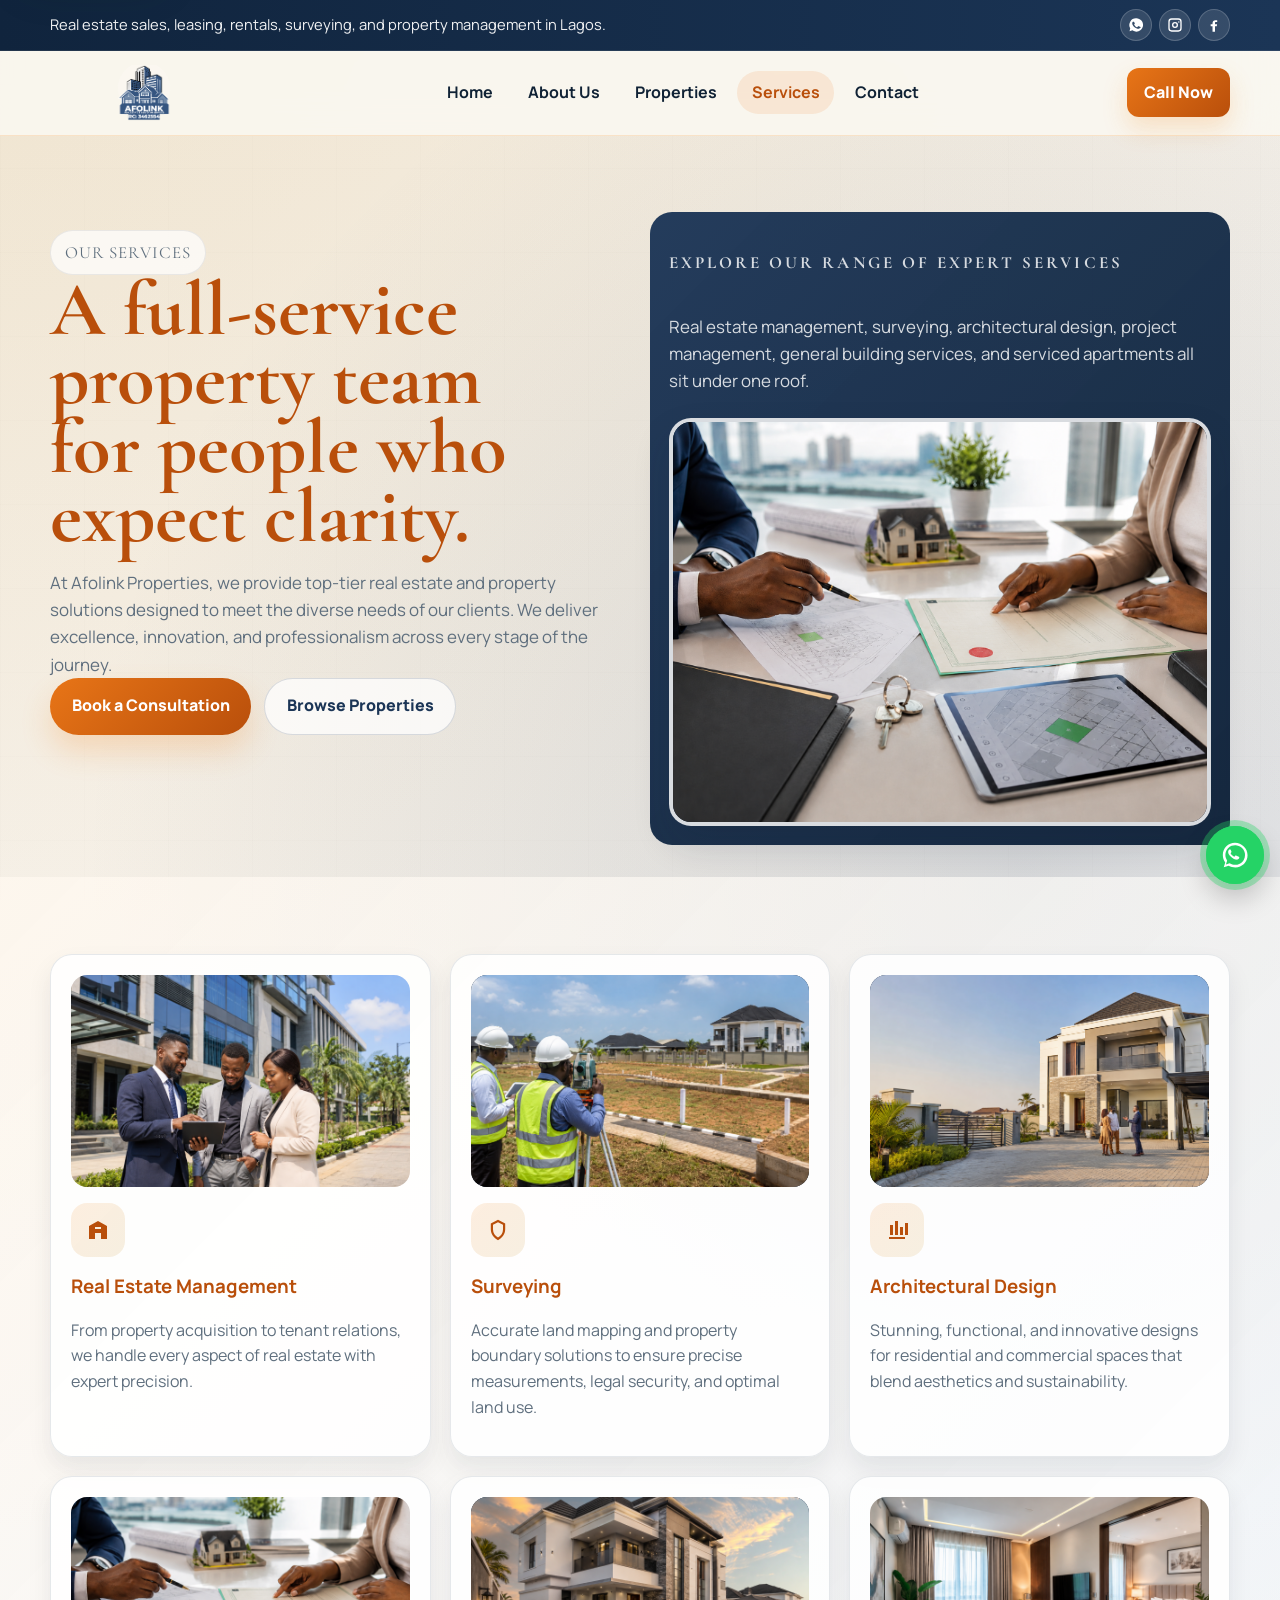
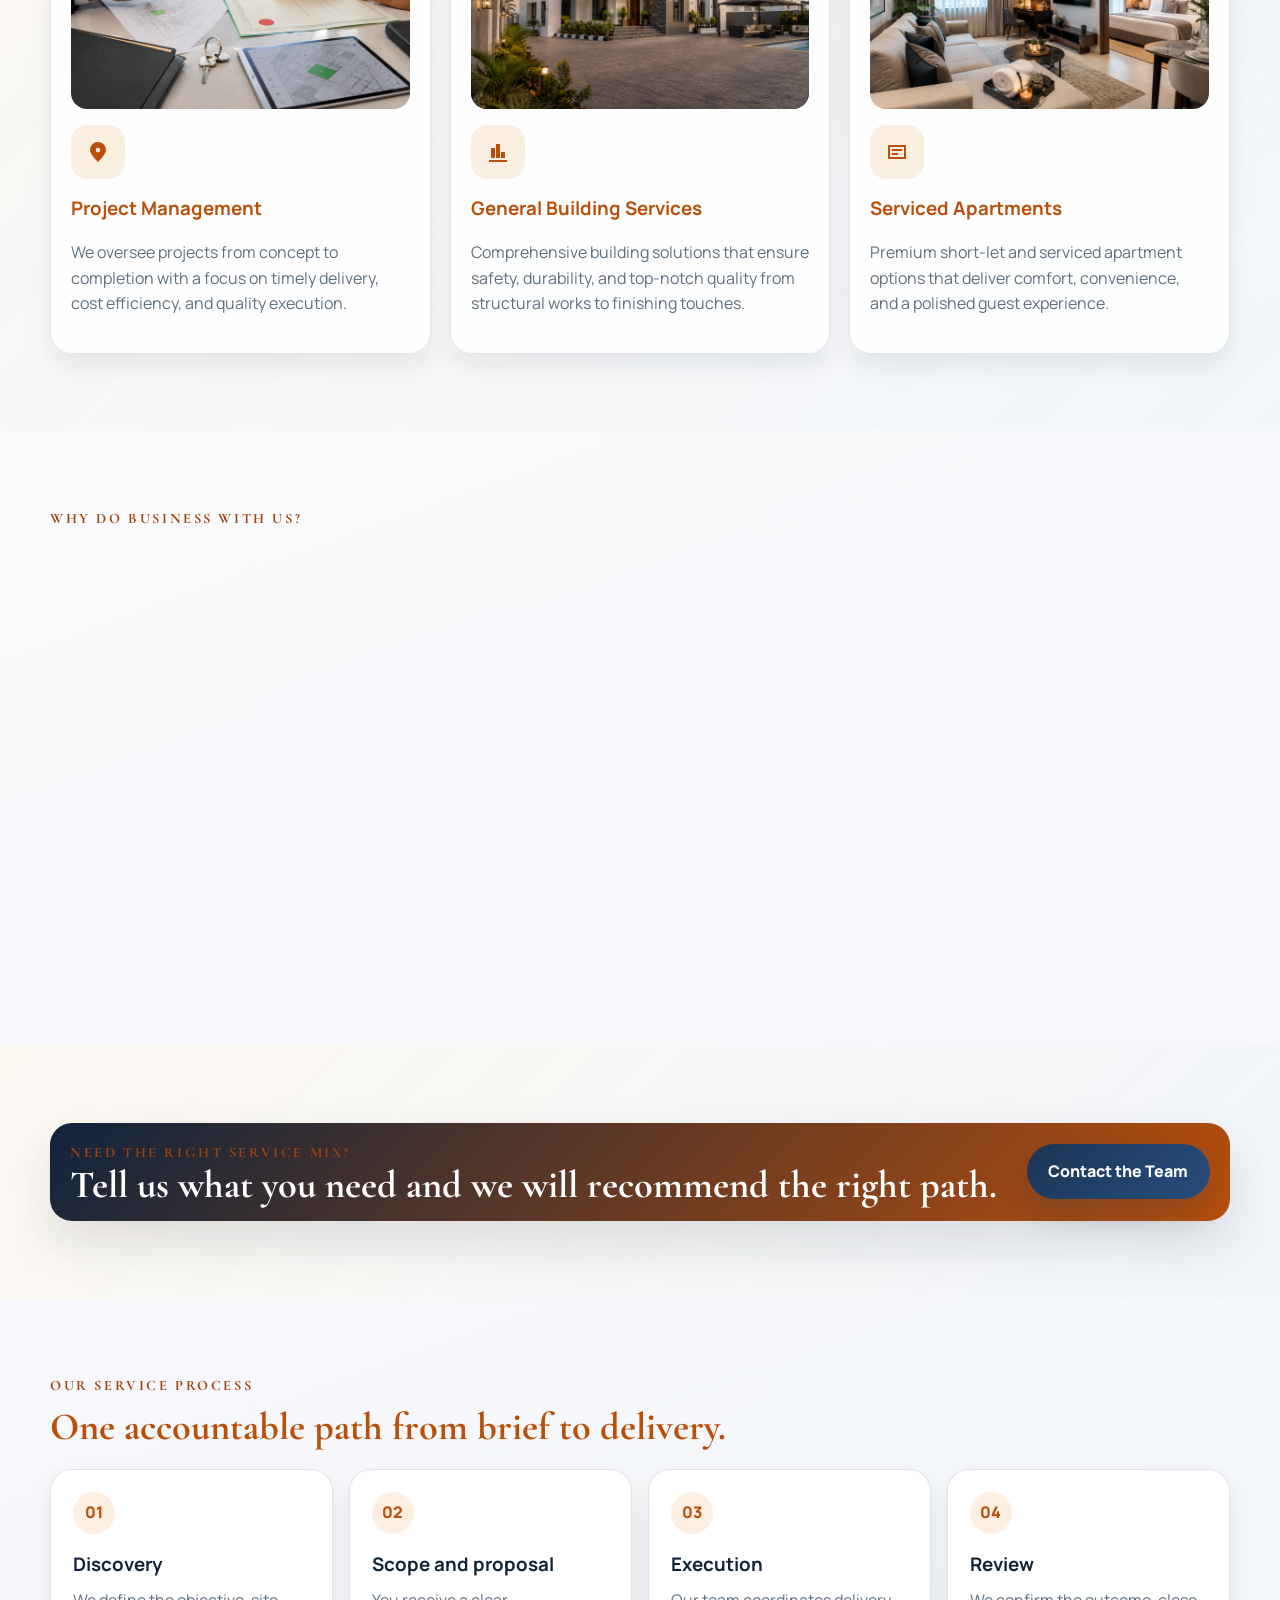
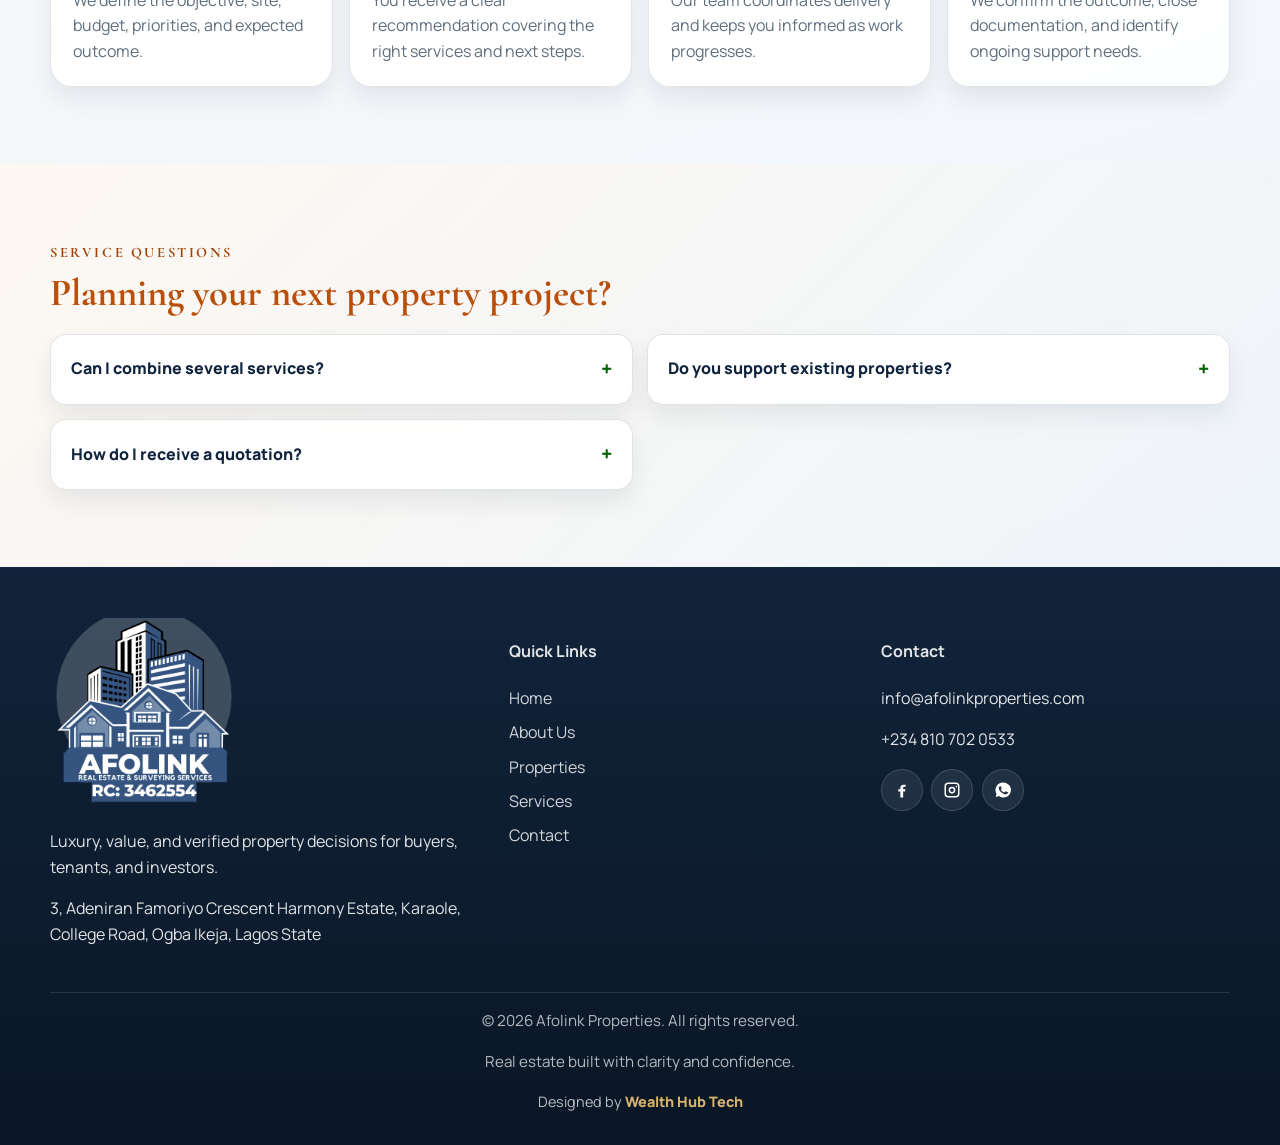
<file: services.html>
<!doctype html>
<html lang="en">
  <head>
    <meta charset="UTF-8" />
    <meta name="viewport" content="width=device-width, initial-scale=1.0" />
    <meta
      name="description"
      content="Explore Afolink Properties services including real estate management, surveying, architectural design, project management, and building services."
    />
    <title>Services | Afolink Properties</title>
    <link rel="icon" type="image/png" href="img/AFOLINKS-LOGO-4-1.png" />
    <link rel="apple-touch-icon" href="img/AFOLINKS-LOGO-4-1.png" />
    <link rel="manifest" href="manifest.webmanifest" />
    <link rel="stylesheet" href="styles.css?v=12" />
  </head>
  <body>
    <a class="skip-link" href="#content">Skip to content</a>
    <div class="site-chrome">
      <div class="top-strip">
        <div class="container top-strip-inner">
          <p>
            Real estate sales, leasing, rentals, surveying, and property
            management in Lagos.
          </p>
          <div
            class="top-strip-socials"
            aria-label="Afolink Properties social links"
          >
            <a
              class="top-strip-social-link"
              href="https://wa.me/2348107020533?text=Hello%20Afolink%20Properties%2C%20I%20need%20help%20with%20a%20property%20enquiry."
              target="_blank"
              rel="noopener noreferrer"
              aria-label="WhatsApp"
              ><svg viewBox="0 0 24 24" aria-hidden="true">
                <path
                  d="M12 2a10 10 0 0 0-8.67 15l-1 4.2 4.35-1.14A10 10 0 1 0 12 2zm5.86 14.4c-.24.67-1.4 1.25-1.95 1.33-.5.07-1.14.1-1.83-.11-.42-.13-.95-.3-1.64-.6-2.88-1.25-4.76-4.15-4.9-4.34-.13-.19-1.17-1.56-1.17-2.98 0-1.42.74-2.12 1-2.41.24-.28.54-.35.72-.35h.52c.17 0 .4-.06.63.49.24.57.8 1.98.87 2.12.07.14.12.31.02.5-.1.2-.15.31-.3.48-.15.17-.32.37-.45.5-.15.16-.3.32-.13.64.17.31.78 1.28 1.68 2.07 1.16 1.02 2.13 1.34 2.44 1.49.31.14.49.12.68-.07.19-.2.82-.96 1.05-1.29.24-.34.47-.28.78-.16.31.12 1.98.93 2.32 1.1.34.17.57.25.66.39.09.14.09.81-.15 1.48z"
                />
              </svg>
            </a>
            <a
              class="top-strip-social-link"
              href="https://www.instagram.com/afolinkproperties/"
              target="_blank"
              rel="noopener noreferrer"
              aria-label="Instagram"
              ><svg viewBox="0 0 24 24" aria-hidden="true">
                <path
                  d="M7 2h10a5 5 0 0 1 5 5v10a5 5 0 0 1-5 5H7a5 5 0 0 1-5-5V7a5 5 0 0 1 5-5zm0 2a3 3 0 0 0-3 3v10a3 3 0 0 0 3 3h10a3 3 0 0 0 3-3V7a3 3 0 0 0-3-3H7zm5 3.5A4.5 4.5 0 1 1 7.5 12 4.5 4.5 0 0 1 12 7.5zm0 2A2.5 2.5 0 1 0 14.5 12 2.5 2.5 0 0 0 12 9.5zm5.75-3.1a1.05 1.05 0 1 1-1.05 1.05 1.05 1.05 0 0 1 1.05-1.05z"
                />
              </svg>
            </a>
            <a
              class="top-strip-social-link"
              href="https://www.facebook.com/people/Afolink-Real-Estate-and-Surveying-Services/61573855896754/"
              target="_blank"
              rel="noopener noreferrer"
              aria-label="Facebook"
              ><svg viewBox="0 0 24 24" aria-hidden="true">
                <path
                  d="M13.5 22v-8h2.7l.4-3h-3.1V9.1c0-.9.2-1.5 1.6-1.5h1.7V5c-.3 0-1.4-.1-2.6-.1-2.6 0-4.4 1.6-4.4 4.5V11H7v3h2.8v8h3.7z"
                />
              </svg>
            </a>
          </div>
        </div>
      </div>

      <header class="site-header">
        <div class="container nav-wrap">
          <a
            class="brand"
            href="index.html"
            aria-label="Afolink Properties Home"
          >
            <img
              class="brand-logo-img"
              src="img/AFOLINKS-LOGO-4-1.png"
              alt="Afolink Properties logo"
            />
          </a>
          <button
            class="menu-toggle"
            aria-label="Toggle menu"
            aria-expanded="false"
          >
            ☰
          </button>
          <nav>
            <ul class="nav-links">
              <li><a href="index.html">Home</a></li>
              <li><a href="about-us.html">About Us</a></li>
              <li><a href="housing-properties.html">Properties</a></li>
              <li><a href="services.html">Services</a></li>
              <li><a href="contact-us.html">Contact</a></li>
            </ul>
          </nav>
          <a class="btn btn-call nav-call" href="tel:+2348107020533"
            >Call Now</a
          >
        </div>
      </header>
    </div>

    <main id="content">
      <section class="page-hero">
        <div class="container page-hero-grid">
          <div class="reveal">
            <p class="eyebrow">Our Services</p>
            <h1 class="page-title">
              A full-service property team for people who expect clarity.
            </h1>
            <p>
              At Afolink Properties, we provide top-tier real estate and
              property solutions designed to meet the diverse needs of our
              clients. We deliver excellence, innovation, and professionalism
              across every stage of the journey.
            </p>
            <div class="section-actions">
              <a class="btn btn-primary" href="contact-us.html"
                >Book a Consultation</a
              >
              <a class="btn btn-outline" href="housing-properties.html"
                >Browse Properties</a
              >
            </div>
          </div>
          <div class="quote-card reveal">
            <p class="section-kicker">Explore our range of expert services</p>
            <p>
              Real estate management, surveying, architectural design, project
              management, general building services, and serviced apartments all
              sit under one roof.
            </p>
            <figure class="page-hero-photo">
              <img
                src="img/real-estate-5.png"
                alt="Property documents and plans being reviewed by Afolink Properties"
                loading="eager"
              />
            </figure>
          </div>
        </div>
      </section>

      <section class="section section-surface">
        <div class="container">
          <div class="services-grid">
            <article class="service-card reveal">
              <figure class="service-card-photo">
                <img
                  src="img/real-estate-6.png"
                  alt="Afolink Properties team advising a client"
                  loading="lazy"
                />
              </figure>
              <div class="icon">
                <svg viewBox="0 0 24 24" aria-hidden="true">
                  <path
                    d="M3 21V8l9-5 9 5v13h-6v-8H9v8H3zm6-10h6v-2H9v2zm0 4h6v-2H9v2z"
                  />
                </svg>
              </div>
              <h3>Real Estate Management</h3>
              <p>
                From property acquisition to tenant relations, we handle every
                aspect of real estate with expert precision.
              </p>
            </article>
            <article class="service-card reveal">
              <figure class="service-card-photo">
                <img
                  src="img/real-estate-2.png"
                  alt="Surveyors inspecting a residential land layout"
                  loading="lazy"
                />
              </figure>
              <div class="icon">
                <svg viewBox="0 0 24 24" aria-hidden="true">
                  <path
                    d="M12 1.8l7.2 3.6v5.9c0 4.7-3.1 8.8-7.2 10.9-4.1-2.1-7.2-6.2-7.2-10.9V5.4L12 1.8zm0 2.5L7 6.8v4.6c0 3.3 2 6.4 5 8.2 3-1.8 5-4.9 5-8.2V6.8l-5-2.5z"
                  />
                </svg>
              </div>
              <h3>Surveying</h3>
              <p>
                Accurate land mapping and property boundary solutions to ensure
                precise measurements, legal security, and optimal land use.
              </p>
            </article>
            <article class="service-card reveal">
              <figure class="service-card-photo">
                <img
                  src="img/real-estate-3.png"
                  alt="Modern home exterior for architectural design inspiration"
                  loading="lazy"
                />
              </figure>
              <div class="icon">
                <svg viewBox="0 0 24 24" aria-hidden="true">
                  <path
                    d="M4 19h16v2H4v-2zm1-2V7h3v10H5zm5 0V3h3v14h-3zm5 0V9h3v8h-3zm5 0V5h3v12h-3z"
                  />
                </svg>
              </div>
              <h3>Architectural Design</h3>
              <p>
                Stunning, functional, and innovative designs for residential and
                commercial spaces that blend aesthetics and sustainability.
              </p>
            </article>
            <article class="service-card reveal">
              <figure class="service-card-photo">
                <img
                  src="img/real-estate-5.png"
                  alt="Property documents and plans being reviewed for project delivery"
                  loading="lazy"
                />
              </figure>
              <div class="icon">
                <svg viewBox="0 0 24 24" aria-hidden="true">
                  <path
                    d="M12 2a8 8 0 0 0-8 8c0 4.4 8 12 8 12s8-7.6 8-12a8 8 0 0 0-8-8zm0 10.3a2.3 2.3 0 1 1 0-4.6 2.3 2.3 0 0 1 0 4.6z"
                  />
                </svg>
              </div>
              <h3>Project Management</h3>
              <p>
                We oversee projects from concept to completion with a focus on
                timely delivery, cost efficiency, and quality execution.
              </p>
            </article>
            <article class="service-card reveal">
              <figure class="service-card-photo">
                <img
                  src="img/real-estate-1.png"
                  alt="Completed luxury residential building exterior"
                  loading="lazy"
                />
              </figure>
              <div class="icon">
                <svg viewBox="0 0 24 24" aria-hidden="true">
                  <path
                    d="M3 20h18v2H3v-2zm2-2V8h4v10H5zm5 0V4h4v14h-4zm5 0v-6h4v6h-4z"
                  />
                </svg>
              </div>
              <h3>General Building Services</h3>
              <p>
                Comprehensive building solutions that ensure safety, durability,
                and top-notch quality from structural works to finishing
                touches.
              </p>
            </article>
            <article class="service-card reveal">
              <figure class="service-card-photo">
                <img
                  src="img/real-estate-4.png"
                  alt="Comfortable furnished serviced apartment interior"
                  loading="lazy"
                />
              </figure>
              <div class="icon">
                <svg viewBox="0 0 24 24" aria-hidden="true">
                  <path
                    d="M3 5h18v14H3V5zm2 2v10h14V7H5zm2 2h10v2H7V9zm0 4h6v2H7v-2z"
                  />
                </svg>
              </div>
              <h3>Serviced Apartments</h3>
              <p>
                Premium short-let and serviced apartment options that deliver
                comfort, convenience, and a polished guest experience.
              </p>
            </article>
          </div>
        </div>
      </section>

      <section class="section">
        <div class="container">
          <p class="section-kicker">Why do business with us?</p>
          <h2 class="section-title reveal">
            We make the value proposition easy to understand.
          </h2>
          <div class="benefits-grid" style="margin-top: 1.2rem">
            <article class="benefit-card reveal">
              <strong>Strategically Designed Estates</strong>
              <p class="muted">Prime locations with strong prospects.</p>
            </article>
            <article class="benefit-card reveal">
              <strong>Verified Properties</strong>
              <p class="muted">
                All our properties are verified with genuine documents.
              </p>
            </article>
            <article class="benefit-card reveal">
              <strong>High-Yield Investments</strong>
              <p class="muted">
                Assets with strong return on investment potential.
              </p>
            </article>
            <article class="benefit-card reveal">
              <strong>Budget To Achievement</strong>
              <p class="muted">
                We work to make your budget support your goals.
              </p>
            </article>
            <article class="benefit-card reveal">
              <strong>Government Recognition</strong>
              <p class="muted">
                A registered business with a physical address you can reach.
              </p>
            </article>
            <article class="benefit-card reveal">
              <strong>Rest Of Mind</strong>
              <p class="muted">
                Peace of mind through consistent support and accountability.
              </p>
            </article>
          </div>
        </div>
      </section>

      <section class="section section-surface">
        <div class="container callout-strip reveal">
          <div>
            <p class="section-kicker" style="margin-bottom: 0.2rem">
              Need the right service mix?
            </p>
            <h2 class="section-title" style="color: #fff">
              Tell us what you need and we will recommend the right path.
            </h2>
          </div>
          <a class="btn btn-secondary" href="contact-us.html"
            >Contact the Team</a
          >
        </div>
      </section>

      <section class="section">
        <div class="container">
          <p class="section-kicker">Our service process</p>
          <h2 class="section-title reveal">
            One accountable path from brief to delivery.
          </h2>
          <div class="process-grid">
            <article class="process-card reveal">
              <span>01</span>
              <h3>Discovery</h3>
              <p>
                We define the objective, site, budget, priorities, and expected
                outcome.
              </p>
            </article>
            <article class="process-card reveal">
              <span>02</span>
              <h3>Scope and proposal</h3>
              <p>
                You receive a clear recommendation covering the right services
                and next steps.
              </p>
            </article>
            <article class="process-card reveal">
              <span>03</span>
              <h3>Execution</h3>
              <p>
                Our team coordinates delivery and keeps you informed as work
                progresses.
              </p>
            </article>
            <article class="process-card reveal">
              <span>04</span>
              <h3>Review</h3>
              <p>
                We confirm the outcome, close documentation, and identify
                ongoing support needs.
              </p>
            </article>
          </div>
        </div>
      </section>

      <section class="section section-surface">
        <div class="container">
          <p class="section-kicker">Service questions</p>
          <h2 class="section-title reveal">
            Planning your next property project?
          </h2>
          <div class="faq-grid">
            <details class="faq-item reveal">
              <summary>Can I combine several services?</summary>
              <p>
                Yes. We can structure a coordinated brief covering surveying,
                design, project management, building, and property management.
              </p>
            </details>
            <details class="faq-item reveal">
              <summary>Do you support existing properties?</summary>
              <p>
                Yes. Our management, valuation, surveying, and improvement
                services can support properties you already own.
              </p>
            </details>
            <details class="faq-item reveal">
              <summary>How do I receive a quotation?</summary>
              <p>
                Send the project details through the contact page or WhatsApp.
                We will review the scope and recommend the next step.
              </p>
            </details>
          </div>
        </div>
      </section>
    </main>

    <a
      class="floating-whatsapp"
      href="https://wa.me/2348107020533?text=Hello%20Afolink%20Properties%2C%20I%20want%20to%20ask%20about%20your%20services."
      target="_blank"
      rel="noopener noreferrer"
      >WhatsApp</a
    >
    <footer class="site-footer">
      <div class="container footer-grid">
        <div>
          <a
            class="brand footer-brand"
            href="index.html"
            aria-label="Afolink Properties Home"
          >
            <img
              class="footer-logo-img"
              src="img/AFOLINKS-LOGO-4-1.png"
              alt="Afolink Properties logo"
            />
          </a>
          <p>
            Luxury, value, and verified property decisions for buyers, tenants,
            and investors.
          </p>
          <p>
            3, Adeniran Famoriyo Crescent Harmony Estate, Karaole, College Road,
            Ogba Ikeja, Lagos State
          </p>
        </div>
        <div>
          <h4>Quick Links</h4>
          <div class="footer-nav">
            <a href="index.html">Home</a>
            <a href="about-us.html">About Us</a>
            <a href="housing-properties.html">Properties</a>
            <a href="services.html">Services</a>
            <a href="contact-us.html">Contact</a>
          </div>
        </div>
        <div>
          <h4>Contact</h4>
          <p>
            <a href="mailto:info@afolinkproperties.com"
              >info@afolinkproperties.com</a
            >
          </p>
          <p>
            <a
              href="https://wa.me/2348107020533?text=Hello%20Afolink%20Properties%2C%20I%20would%20like%20to%20book%20an%20inspection."
              >+234 810 702 0533</a
            >
          </p>
          <div
            class="footer-socials"
            aria-label="Afolink Properties social links"
          >
            <a
              class="footer-social-link"
              href="https://www.facebook.com/people/Afolink-Real-Estate-and-Surveying-Services/61573855896754/"
              target="_blank"
              rel="noopener noreferrer"
              aria-label="Facebook"
              ><svg viewBox="0 0 24 24" aria-hidden="true">
                <path
                  d="M13.5 22v-8h2.7l.4-3h-3.1V9.1c0-.9.2-1.5 1.6-1.5h1.7V5c-.3 0-1.4-.1-2.6-.1-2.6 0-4.4 1.6-4.4 4.5V11H7v3h2.8v8h3.7z"
                /></svg
            ></a>
            <a
              class="footer-social-link"
              href="https://www.instagram.com/afolinkproperties/"
              target="_blank"
              rel="noopener noreferrer"
              aria-label="Instagram"
              ><svg viewBox="0 0 24 24" aria-hidden="true">
                <path
                  d="M7 2h10a5 5 0 0 1 5 5v10a5 5 0 0 1-5 5H7a5 5 0 0 1-5-5V7a5 5 0 0 1 5-5zm0 2a3 3 0 0 0-3 3v10a3 3 0 0 0 3 3h10a3 3 0 0 0 3-3V7a3 3 0 0 0-3-3H7zm5 3.5A4.5 4.5 0 1 1 7.5 12 4.5 4.5 0 0 1 12 7.5zm0 2A2.5 2.5 0 1 0 14.5 12 2.5 2.5 0 0 0 12 9.5zm5.75-3.1a1.05 1.05 0 1 1-1.05 1.05 1.05 1.05 0 0 1 1.05-1.05z"
                /></svg
            ></a>
            <a
              class="footer-social-link"
              href="https://wa.me/2348107020533?text=Hello%20Afolink%20Properties%2C%20I%20need%20details%20about%20your%20listings."
              target="_blank"
              rel="noopener noreferrer"
              aria-label="WhatsApp"
              ><svg viewBox="0 0 24 24" aria-hidden="true">
                <path
                  d="M12 2a10 10 0 0 0-8.67 15l-1 4.2 4.35-1.14A10 10 0 1 0 12 2zm5.86 14.4c-.24.67-1.4 1.25-1.95 1.33-.5.07-1.14.1-1.83-.11-.42-.13-.95-.3-1.64-.6-2.88-1.25-4.76-4.15-4.9-4.34-.13-.19-1.17-1.56-1.17-2.98 0-1.42.74-2.12 1-2.41.24-.28.54-.35.72-.35h.52c.17 0 .4-.06.63.49.24.57.8 1.98.87 2.12.07.14.12.31.02.5-.1.2-.15.31-.3.48-.15.17-.32.37-.45.5-.15.16-.3.32-.13.64.17.31.78 1.28 1.68 2.07 1.16 1.02 2.13 1.34 2.44 1.49.31.14.49.12.68-.07.19-.2.82-.96 1.05-1.29.24-.34.47-.28.78-.16.31.12 1.98.93 2.32 1.1.34.17.57.25.66.39.09.14.09.81-.15 1.48z"
                /></svg
            ></a>
          </div>
        </div>
      </div>
      <div class="footer-bottom">
        <span
          >&copy; <span data-current-year></span> Afolink Properties. All rights
          reserved.</span
        >
        <span class="footer-credit"
          >Real estate built with clarity and confidence.</span
        >
        <span class="footer-designer">Designed by <span>Wealth Hub Tech</span></span>
      </div>
    </footer>

    <script src="script.js?v=4" defer></script>
  </body>
</html>
</file>
<file: styles.css>
@import url("https://fonts.googleapis.com/css2?family=Manrope:wght@400;500;600;700;800&family=Cormorant+Garamond:wght@500;600;700&display=swap");

:root {
  --green: #006400;
  --yellow: #ffc107;
  --orange: #f28c28;
  --brown: #8b4513;
  --red: #d62828;
  --sky: #56a8ff;
  --offwhite: #f8fbf4;
  --white: #ffffff;
  --text: #173117;
  --muted: #536553;
  --border: rgba(0, 100, 0, 0.12);
  --shadow: 0 18px 38px rgba(7, 57, 7, 0.13);
  --radius: 18px;
}

* {
  box-sizing: border-box;
}

html {
  scroll-behavior: smooth;
}

body {
  margin: 0;
  font-family: "Inter", sans-serif;
  color: var(--text);
  line-height: 1.6;
  background:
    radial-gradient(circle at 14% 18%, rgba(0, 100, 0, 0.08), transparent 28%),
    radial-gradient(
      circle at 85% 14%,
      rgba(86, 168, 255, 0.1),
      transparent 24%
    ),
    radial-gradient(
      circle at 10% 88%,
      rgba(139, 69, 19, 0.08),
      transparent 22%
    ),
    linear-gradient(135deg, #f4f9ef 0%, #ffffff 48%, #f7fbff 100%);
}

body::before {
  content: "";
  position: fixed;
  inset: 0;
  z-index: -1;
  opacity: 0.22;
  background-image:
    radial-gradient(
      circle at 20px 20px,
      rgba(0, 100, 0, 0.05) 2px,
      transparent 2px
    ),
    radial-gradient(
      circle at 60px 60px,
      rgba(0, 100, 0, 0.03) 2px,
      transparent 2px
    );
  background-size: 120px 120px;
}

img {
  max-width: 100%;
  display: block;
}

a {
  color: inherit;
  text-decoration: none;
}

.skip-link {
  position: absolute;
  left: 1rem;
  top: 0.75rem;
  z-index: 2000;
  padding: 0.7rem 1rem;
  border-radius: 999px;
  background: var(--white);
  color: var(--green);
  font-weight: 800;
  box-shadow: var(--shadow);
  transform: translateY(-180%);
  transition: transform 0.2s ease;
}

.skip-link:focus,
.skip-link:focus-visible {
  transform: translateY(0);
}

.container {
  width: min(1160px, 92%);
  margin: 0 auto;
}

.section {
  padding: 4.8rem 0;
}

.section-toned {
  background: linear-gradient(
    180deg,
    rgba(0, 100, 0, 0.04),
    rgba(255, 255, 255, 0)
  );
}

.section-title {
  margin: 0 0 0.8rem;
  font-size: clamp(1.9rem, 2.4vw, 3rem);
  line-height: 1.15;
}

.section-subtitle {
  margin: 0 0 2rem;
  max-width: 760px;
  color: var(--muted);
}

.top-strip {
  background: var(--green);
  color: var(--white);
  padding: 0.45rem 0;
  font-size: 0.94rem;
}

.top-strip .container {
  display: flex;
  justify-content: space-between;
  align-items: center;
  gap: 1rem;
  flex-wrap: nowrap;
}

.top-strip-socials {
  display: flex;
  align-items: center;
  gap: 0.45rem;
  flex-wrap: nowrap;
  flex-shrink: 0;
}

.top-strip-social-link {
  width: 32px;
  height: 32px;
  border-radius: 50%;
  display: inline-grid;
  place-items: center;
  background: rgba(255, 255, 255, 0.12);
  border: 1px solid rgba(255, 255, 255, 0.18);
  color: var(--white);
  transition:
    transform 0.25s ease,
    background 0.25s ease,
    border-color 0.25s ease;
}

.top-strip-social-link svg {
  width: 16px;
  height: 16px;
  fill: currentColor;
}

.top-strip-social-link:hover {
  transform: translateY(-1px);
  background: rgba(255, 255, 255, 0.18);
  border-color: rgba(255, 255, 255, 0.28);
}
.nav-wrap {
  min-height: 78px;
  display: flex;
  justify-content: space-between;
  align-items: center;
  gap: 1rem;
}

.brand {
  display: flex;
  align-items: center;
  gap: 0.8rem;
}

.brand-logo-img {
  width: 180px;
  height: auto;
  max-height: 52px;
  object-fit: contain;
}

.logo-mark {
  width: 48px;
  height: 48px;
  border-radius: 50%;
  position: relative;
  background: linear-gradient(145deg, #0a8e0a, #006400);
  box-shadow:
    inset 0 0 0 3px rgba(255, 255, 255, 0.18),
    0 8px 18px rgba(0, 100, 0, 0.18);
}

.logo-mark::before {
  content: "";
  position: absolute;
  left: 8px;
  top: 7px;
  width: 24px;
  height: 31px;
  border-radius: 65% 0 65% 0;
  transform: rotate(-38deg);
  background: linear-gradient(160deg, #9feb77, #24bf45);
}

.logo-mark::after {
  content: "";
  position: absolute;
  right: 4px;
  top: 14px;
  width: 18px;
  height: 18px;
  border-radius: 50%;
  background: var(--yellow);
  box-shadow: -8px 7px 0 -5px rgba(255, 193, 7, 0.65);
}

.brand-text {
  line-height: 1.05;
  font-weight: 800;
  letter-spacing: 0.2px;
}

.brand-text span:first-child {
  color: var(--green);
}

.brand-text span:last-child {
  color: var(--yellow);
}

nav {
  position: relative;
}

.nav-links {
  display: flex;
  list-style: none;
  gap: 0.8rem;
  padding: 0;
  margin: 0;
}

.nav-links a {
  padding: 0.5rem 0.75rem;
  border-radius: 999px;
  font-weight: 700;
  color: #214421;
  transition:
    background 0.25s ease,
    color 0.25s ease;
}

.nav-links a:hover,
.nav-links a.active {
  background: rgba(0, 100, 0, 0.1);
  color: var(--green);
}

.menu-toggle {
  display: none;
  border: 0;
  background: transparent;
  font-size: 1.8rem;
  color: var(--green);
}

.btn {
  display: inline-flex;
  align-items: center;
  justify-content: center;
  gap: 0.45rem;
  border: 0;
  border-radius: 14px;
  padding: 0.88rem 1.35rem;
  font: inherit;
  font-weight: 800;
  cursor: pointer;
  transition:
    transform 0.25s ease,
    box-shadow 0.25s ease;
}

.btn:hover {
  transform: translateY(-2px);
}

.btn-primary {
  color: #2f2600;
  background: var(--yellow);
  box-shadow: 0 10px 20px rgba(255, 193, 7, 0.35);
}

.btn-green {
  color: var(--white);
  background: var(--green);
  box-shadow: 0 10px 22px rgba(0, 100, 0, 0.34);
}

.btn-call {
  color: var(--white);
  background: var(--red);
  box-shadow: 0 12px 24px rgba(214, 40, 40, 0.35);
  white-space: nowrap;
  flex: 0 0 auto;
  padding: 0.82rem 1.12rem;
}

.hero {
  min-height: calc(100vh - 122px);
  position: relative;
  overflow: hidden;
}

.hero-media-layer {
  position: absolute;
  inset: 0;
  z-index: 0;
  overflow: hidden;
}

.hero-video {
  width: 100%;
  height: 100%;
  object-fit: cover;
  filter: saturate(0.98) contrast(1.06) brightness(0.88);
}

.hero .bg {
  position: absolute;
  inset: 0;
  width: 100%;
  height: 100%;
  object-fit: cover;
  filter: saturate(0.98) contrast(1.05) brightness(0.86);
  transition: opacity 0.6s ease;
  transform: scale(1.08);
  transform-origin: center center;
  animation: hero-zoom-slow 24s ease-in-out infinite alternate;
}

.hero.has-hero-video .hero-slide .bg {
  opacity: 0;
}

.hero-slide:nth-child(1) .bg {
  animation-duration: 26s;
}

.hero-slide:nth-child(2) .bg {
  animation-duration: 28s;
  animation-direction: alternate-reverse;
}

.hero-slide:nth-child(3) .bg {
  animation-duration: 30s;
}

.hero-slide:nth-child(4) .bg {
  animation-duration: 27s;
  animation-direction: alternate-reverse;
}

.hero-slide:nth-child(5) .bg {
  animation-duration: 29s;
}

.hero-slider {
  position: relative;
  min-height: inherit;
  z-index: 1;
}

.hero-slide {
  position: absolute;
  inset: 0;
  opacity: 0;
  transition: opacity 0.8s ease;
  pointer-events: none;
  display: grid;
  align-items: center;
}

.hero-slide.is-active {
  opacity: 1;
  pointer-events: auto;
  z-index: 1;
}

.hero-shade {
  position: absolute;
  inset: 0;
  background:
    linear-gradient(
      118deg,
      var(--hero-overlay-start, rgba(8, 41, 8, 0.78)),
      var(--hero-overlay-end, rgba(5, 84, 42, 0.46))
    ),
    radial-gradient(
      circle at 76% 25%,
      var(--hero-accent, rgba(255, 193, 7, 0.2)),
      transparent 42%
    );
}

.hero-content {
  position: relative;
  z-index: 2;
  color: var(--white);
  width: min(980px, 92%);
  margin: 0 auto;
  padding: clamp(5rem, 12vh, 8rem) 0 6rem;
  text-align: left;
}

.hero h1,
.hero h2 {
  margin: 0;
  max-width: 760px;
  color: var(--hero-heading, var(--yellow));
  font-size: clamp(2.3rem, 5vw, 4.85rem);
  line-height: 1.03;
  text-shadow: 0 10px 24px rgba(0, 0, 0, 0.24);
}

.hero p {
  max-width: 700px;
  font-size: clamp(1.02rem, 2vw, 1.22rem);
  color: rgba(255, 255, 255, 0.92);
  text-shadow: 0 6px 18px rgba(0, 0, 0, 0.22);
}

.hero-media-layer::after {
  content: "";
  position: absolute;
  inset: 0;
  background:
    linear-gradient(180deg, rgba(4, 19, 4, 0.24), rgba(4, 19, 4, 0.1)),
    linear-gradient(118deg, rgba(8, 41, 8, 0.12), rgba(88, 61, 20, 0.08));
}

@keyframes hero-zoom-slow {
  from {
    transform: scale(1.05) translate3d(0, 0, 0);
  }

  to {
    transform: scale(1.16) translate3d(0, -1.5%, 0);
  }
}

.hero-actions,
.inline-actions,
.form-actions {
  display: flex;
  gap: 0.85rem;
  flex-wrap: wrap;
}

.hero-badges,
.trust-badges {
  display: flex;
  gap: 0.65rem;
  flex-wrap: wrap;
  margin-top: 1rem;
}

.badge {
  padding: 0.48rem 0.85rem;
  border-radius: 999px;
  background: rgba(255, 255, 255, 0.9);
  border: 1px solid rgba(0, 100, 0, 0.12);
  color: var(--green);
  font-size: 0.88rem;
  font-weight: 800;
}

.badge.hero-badge {
  background: rgba(255, 255, 255, 0.16);
  color: var(--white);
  border-color: rgba(255, 255, 255, 0.28);
}

.hero-controls {
  position: absolute;
  left: 50%;
  transform: translateX(-50%);
  bottom: 1.6rem;
  z-index: 3;
  width: min(980px, 92%);
  display: flex;
  justify-content: space-between;
  align-items: center;
}

.hero-controls button {
  border: 0;
  cursor: pointer;
}

.hero-controls [data-hero-prev],
.hero-controls [data-hero-next] {
  width: 46px;
  height: 46px;
  border-radius: 50%;
  font-size: 1.4rem;
  color: var(--white);
  background: rgba(0, 0, 0, 0.34);
  border: 1px solid rgba(255, 255, 255, 0.3);
  backdrop-filter: blur(8px);
}

.hero-dots {
  display: flex;
  gap: 0.45rem;
  padding: 0.52rem 0.62rem;
  border-radius: 999px;
  background: rgba(6, 22, 11, 0.42);
  border: 1px solid rgba(255, 255, 255, 0.2);
}

.hero-dots button {
  width: 11px;
  height: 11px;
  border-radius: 50%;
  background: rgba(255, 255, 255, 0.5);
}

.hero-dots button.is-active {
  background: var(--yellow);
}

.panel {
  background: rgba(255, 255, 255, 0.96);
  border: 1px solid var(--border);
  border-radius: var(--radius);
  box-shadow: var(--shadow);
}

.card {
  padding: 1.3rem;
}

.benefits {
  display: grid;
  grid-template-columns: repeat(5, 1fr);
  gap: 0.9rem;
}

.benefit {
  padding: 1.1rem;
  text-align: center;
  font-weight: 700;
  color: #245224;
}

.benefit::before,
.list-check li::before {
  content: "\2713";
  display: inline-grid;
  place-items: center;
  width: 28px;
  height: 28px;
  border-radius: 50%;
  color: var(--green);
  background: #dff6de;
  font-weight: 800;
}

.benefit::before {
  margin-bottom: 0.5rem;
}

.split-grid,
.contact-grid,
.project-layout,
.quote-card {
  display: grid;
  gap: 1.2rem;
}

.split-grid {
  grid-template-columns: 1.1fr 0.9fr;
  align-items: center;
}

.video-panel {
  display: grid;
  grid-template-columns: 1fr 1.15fr;
  gap: 1.1rem;
  align-items: center;
}

.video-copy h2 {
  margin: 0 0 0.5rem;
}

.video-copy p {
  margin: 0;
  color: var(--muted);
}

.video-embed-wrap {
  border-radius: 16px;
  overflow: hidden;
  border: 1px solid var(--border);
  background: #000;
}

.autoplay-video {
  width: 100%;
  aspect-ratio: 16 / 9;
  display: block;
  object-fit: cover;
}

.video-embed-wrap.portrait-video {
  width: min(100%, 420px);
  margin-inline: auto;
  aspect-ratio: 9 / 16;
  max-height: 76vh;
}

.video-embed-wrap.portrait-video .autoplay-video,
.video-embed-wrap.portrait-video iframe {
  width: 100%;
  height: 100%;
  aspect-ratio: 9 / 16;
  display: block;
  border: 0;
  object-fit: cover;
}

.gallery-section-video {
  margin-top: 1rem;
}

.gallery-section-video .video-copy {
  margin-bottom: 0.75rem;
}

.gallery-section-video .video-copy h3 {
  margin: 0 0 0.35rem;
  font-size: 1rem;
  color: var(--green);
}

.gallery-section-video .video-copy p {
  margin: 0;
  color: var(--muted);
  font-size: 0.92rem;
}

.quote-card {
  grid-template-columns: 1fr 300px;
  align-items: center;
  padding: 1.35rem;
}

.quote-card blockquote {
  margin: 0;
  font-size: clamp(1.2rem, 2vw, 1.7rem);
  font-weight: 800;
}

.stats-grid,
.cards-grid,
.gallery-grid,
.footer-grid {
  display: grid;
  gap: 1rem;
}

.stats-grid {
  grid-template-columns: repeat(3, 1fr);
}

.cards-grid {
  grid-template-columns: repeat(3, 1fr);
}

.blog-grid {
  display: grid;
  grid-template-columns: repeat(3, 1fr);
  gap: 1rem;
}

.blog-card {
  display: grid;
  gap: 0.9rem;
}

.blog-card .blog-meta,
.blog-meta {
  display: flex;
  flex-wrap: wrap;
  gap: 0.55rem;
  color: var(--muted);
  font-size: 0.92rem;
}

.blog-card .tag,
.blog-tag {
  display: inline-flex;
  align-items: center;
  width: fit-content;
  padding: 0.35rem 0.7rem;
  border-radius: 999px;
  background: rgba(0, 100, 0, 0.08);
  color: var(--green);
  font-weight: 800;
  font-size: 0.84rem;
}

.blog-hero {
  padding: 3.4rem 0 1.8rem;
}

.blog-hero .panel {
  overflow: hidden;
}

.blog-hero-layout {
  display: grid;
  grid-template-columns: 1.1fr 0.9fr;
  gap: 1.2rem;
  align-items: center;
}

.blog-hero-copy {
  padding: 1.4rem;
}

.blog-hero-copy h1,
.blog-article h1 {
  margin: 0 0 0.75rem;
  line-height: 1.08;
}

.blog-hero-copy p {
  color: var(--muted);
}

.blog-feature-image {
  min-height: 320px;
  border-radius: 0 0 var(--radius) var(--radius);
  overflow: hidden;
}

.blog-feature-image img {
  width: 100%;
  height: 100%;
  object-fit: cover;
}

.blog-article {
  max-width: 820px;
}

.blog-article .article-cover {
  margin-bottom: 1.2rem;
  border-radius: var(--radius);
  overflow: hidden;
  box-shadow: var(--shadow);
}

.blog-article .article-cover img {
  width: 100%;
  aspect-ratio: 16 / 9;
  object-fit: cover;
}

.blog-article h2 {
  margin: 1.8rem 0 0.6rem;
}

.blog-article p,
.blog-article li {
  color: var(--text);
}

.blog-article .article-note {
  border-left: 4px solid var(--green);
  padding: 0.9rem 1rem;
  background: rgba(0, 100, 0, 0.05);
  border-radius: 0 12px 12px 0;
}

.stat-card,
.testimonial-slide,
.faq-item,
.feature-card,
.info-card {
  padding: 1.25rem;
}

.stat-card h3 {
  margin: 0;
  color: var(--green);
  font-size: 2rem;
}

.list-check {
  list-style: none;
  padding: 0;
  margin: 0;
}

.list-check li {
  position: relative;
  padding-left: 1.8rem;
  margin-bottom: 0.8rem;
}

.list-check li::before {
  position: absolute;
  left: 0;
  top: 0;
}

.feature-media,
.farm-media,
.about-media {
  border-radius: var(--radius);
  overflow: hidden;
  min-height: 230px;
  box-shadow: var(--shadow);
}

.feature-media img,
.farm-media img,
.about-media img,
.gallery-grid img {
  width: 100%;
  height: 100%;
  object-fit: cover;
  object-position: center;
}

.testimonial-carousel {
  position: relative;
  overflow: hidden;
}

.testimonial-track {
  display: flex;
  transition: transform 0.45s ease;
}

.testimonial-slide {
  min-width: 100%;
}

.testimonial-card {
  display: grid;
  grid-template-columns: 72px 1fr;
  gap: 1rem;
  align-items: start;
}

.testimonial-card img {
  width: 72px;
  height: 72px;
  border-radius: 50%;
  object-fit: cover;
  border: 3px solid rgba(255, 193, 7, 0.45);
}

.stars {
  color: #ffb400;
  letter-spacing: 2px;
  font-size: 1rem;
  margin: 0.2rem 0 0.55rem;
}

.testimonial-controls {
  margin-top: 1rem;
  display: flex;
  gap: 0.65rem;
}

.testimonial-controls button {
  width: 44px;
  height: 44px;
  border-radius: 50%;
  border: 1px solid var(--border);
  background: var(--white);
  color: var(--green);
  font-size: 1.1rem;
  cursor: pointer;
}

.mission-grid {
  display: grid;
  grid-template-columns: repeat(2, 1fr);
  gap: 1rem;
}

.cta-band {
  padding: 1.6rem;
  display: flex;
  justify-content: space-between;
  align-items: center;
  gap: 1rem;
  flex-wrap: wrap;
  background: linear-gradient(
    120deg,
    rgba(0, 100, 0, 0.96),
    rgba(0, 65, 0, 0.88)
  );
  color: var(--white);
}

.process-card .step {
  display: inline-block;
  margin-bottom: 0.7rem;
  padding: 0.25rem 0.6rem;
  border-radius: 999px;
  background: rgba(0, 100, 0, 0.1);
  color: var(--green);
  font-weight: 800;
  font-size: 0.82rem;
  text-transform: uppercase;
  letter-spacing: 0.3px;
}

.impact-band {
  padding: 1.6rem;
  display: grid;
  grid-template-columns: 1fr auto;
  gap: 1.2rem;
  align-items: center;
  background: linear-gradient(
    120deg,
    rgba(15, 88, 15, 0.96),
    rgba(16, 62, 16, 0.94)
  );
  color: var(--white);
}

.impact-band h2 {
  margin: 0 0 0.5rem;
  color: #ffe082;
}

.impact-band p {
  margin: 0;
  max-width: 640px;
}

.impact-stats {
  display: grid;
  grid-template-columns: repeat(3, minmax(140px, 1fr));
  gap: 0.7rem;
}

.impact-stats article {
  padding: 0.85rem;
  border-radius: 14px;
  border: 1px solid rgba(255, 255, 255, 0.2);
  background: rgba(255, 255, 255, 0.08);
  text-align: center;
}

.impact-stats strong {
  display: block;
  color: #ffe082;
  font-size: 1.25rem;
}

.impact-stats span {
  font-size: 0.87rem;
}

.team-grid {
  display: grid;
  grid-template-columns: repeat(3, minmax(0, 1fr));
  gap: 1rem;
  align-items: stretch;
}

.team-card {
  padding: 1.2rem;
  text-align: center;
  display: flex;
  flex-direction: column;
  height: 100%;
}

.team-card img {
  width: 90px;
  height: 90px;
  border-radius: 50%;
  margin: 0 auto 0.8rem;
  object-fit: cover;
  border: 3px solid rgba(255, 193, 7, 0.45);
}

.team-card h3 {
  margin: 0;
}

.team-card .role {
  margin: 0.25rem 0 0.65rem;
  color: var(--muted);
  font-weight: 600;
}

.team-card .social-links {
  margin-top: auto;
  padding-top: 0.25rem;
}

.social-links {
  margin: 0;
  display: flex;
  justify-content: center;
  gap: 0.75rem;
  flex-wrap: wrap;
}

.social-links a {
  width: 38px;
  height: 38px;
  display: inline-grid;
  place-items: center;
  border-radius: 50%;
  border: 1px solid var(--border);
  background: rgba(255, 255, 255, 0.95);
  color: var(--green);
  transition:
    transform 0.25s ease,
    background 0.25s ease,
    border-color 0.25s ease;
}

.social-links a:hover {
  transform: translateY(-2px);
  background: rgba(0, 100, 0, 0.08);
  border-color: rgba(0, 100, 0, 0.22);
}

.social-links svg {
  width: 18px;
  height: 18px;
  fill: currentColor;
}

.partners-marquee {
  overflow: hidden;
  border-radius: var(--radius);
  border: 1px solid var(--border);
  background: rgba(255, 255, 255, 0.86);
}

.partners-track {
  display: flex;
  align-items: center;
  gap: 0.8rem;
  width: max-content;
  padding: 0.85rem;
  animation: partners-scroll 22s linear infinite;
}

.partners-track span {
  padding: 0.4rem 0.75rem;
  border-radius: 999px;
  background: #edf7ec;
  color: #205320;
  font-weight: 700;
  white-space: nowrap;
}

@keyframes partners-scroll {
  from {
    transform: translateX(0);
  }

  to {
    transform: translateX(-50%);
  }
}

.gallery-grid {
  grid-template-columns: repeat(3, 1fr);
}

.gallery-grid figure {
  margin: 0;
  aspect-ratio: 3 / 4;
  border-radius: 16px;
  overflow: hidden;
  box-shadow: var(--shadow);
  position: relative;
}

.gallery-grid figcaption {
  position: absolute;
  inset: auto 0 0 0;
  padding: 0.8rem;
  color: var(--white);
  font-size: 0.9rem;
  background: linear-gradient(180deg, transparent, rgba(0, 0, 0, 0.65));
}

.gallery-section {
  margin-bottom: 3.2rem;
}

.gallery-section-title {
  margin: 0 0 1.6rem;
  font-size: clamp(1.3rem, 2vw, 1.8rem);
  font-weight: 600;
  color: var(--green);
  border-bottom: 2px solid var(--yellow);
  padding-bottom: 0.8rem;
  display: inline-block;
}

.gallery-youtube-section {
  margin-top: 3rem;
  padding-top: 2rem;
  border-top: 1px solid var(--border);
}

.gallery-youtube-intro {
  margin: 0 0 1.5rem;
  max-width: 52rem;
}

.gallery-youtube-intro a {
  color: var(--green);
  font-weight: 700;
  text-decoration: underline;
  text-underline-offset: 2px;
}

.gallery-youtube-intro a:hover {
  color: var(--yellow);
}

.gallery-youtube-grid {
  display: grid;
  grid-template-columns: repeat(3, 1fr);
  gap: 1rem;
}

.gallery-youtube-cell {
  margin: 0;
  border-radius: 16px;
  overflow: hidden;
  border: 1px solid var(--border);
  background: #000;
  box-shadow: var(--shadow);
}

.gallery-youtube-cell iframe {
  width: 100%;
  aspect-ratio: 16 / 9;
  display: block;
  border: 0;
  vertical-align: top;
}

form {
  display: grid;
  gap: 0.85rem;
}

input,
textarea,
select {
  width: 100%;
  border-radius: 12px;
  border: 1px solid var(--border);
  padding: 0.85rem 0.95rem;
  font: inherit;
  background: #ffffff;
}

form[name="partnership-enquiry"] input,
form[name="partnership-enquiry"] textarea,
form[name="partnership-enquiry"] select,
.application-form input,
.application-form textarea,
.application-form select {
  border: 2px solid rgba(0, 100, 0, 0.48);
  background: linear-gradient(180deg, #ffffff 0%, #f3fbef 100%);
  box-shadow: inset 0 0 0 1px rgba(0, 100, 0, 0.05);
}

form[name="partnership-enquiry"] input::placeholder,
form[name="partnership-enquiry"] textarea::placeholder,
.application-form input::placeholder,
.application-form textarea::placeholder {
  color: #6f836f;
}

form[name="partnership-enquiry"] input:hover,
form[name="partnership-enquiry"] textarea:hover,
form[name="partnership-enquiry"] select:hover,
.application-form input:hover,
.application-form textarea:hover,
.application-form select:hover {
  border-color: rgba(0, 100, 0, 0.42);
}

form[name="partnership-enquiry"] input:focus,
form[name="partnership-enquiry"] textarea:focus,
form[name="partnership-enquiry"] select:focus,
.application-form input:focus,
.application-form textarea:focus,
.application-form select:focus {
  border-color: var(--green);
  box-shadow: 0 0 0 4px rgba(0, 100, 0, 0.16);
  background: #ffffff;
}

form[name="partnership-enquiry"] textarea,
form[name="partnership-enquiry"] .form-field textarea {
  border: 2px solid var(--green);
  min-height: 160px;
}

form[name="partnership-enquiry"] .form-field:focus-within,
form[name="partnership-enquiry"] .form-field-checkbox:focus-within {
  border-color: rgba(0, 100, 0, 0.52);
  box-shadow:
    0 0 0 4px rgba(0, 100, 0, 0.08),
    0 12px 22px rgba(10, 50, 10, 0.06);
}

textarea {
  resize: vertical;
  min-height: 140px;
}

.checkbox-row {
  display: inline-flex;
  align-items: center;
  gap: 0.7rem;
  font-weight: 600;
}

.checkbox-row input {
  width: auto;
  accent-color: var(--green);
}

.contact-grid,
.project-layout {
  grid-template-columns: 1.1fr 1fr;
}

.partnership-hero-wrap {
  padding-top: 3.8rem;
}

.partnership-hero {
  align-items: stretch;
}

.partnership-intro {
  background: linear-gradient(
    140deg,
    rgba(255, 255, 255, 0.96),
    rgba(241, 251, 236, 0.92)
  );
}

.partnership-kicker {
  margin: 0;
  color: var(--green);
  text-transform: uppercase;
  letter-spacing: 0.8px;
  font-size: 0.82rem;
  font-weight: 800;
}

.project-highlights {
  margin-top: 1.2rem;
  display: grid;
  grid-template-columns: repeat(3, 1fr);
  gap: 0.75rem;
}

.project-highlight {
  border: 1px solid var(--border);
  border-radius: 14px;
  padding: 0.95rem;
  background: rgba(255, 255, 255, 0.88);
}

.project-highlight h3 {
  margin: 0;
  color: var(--green);
  font-size: 1.2rem;
}

.project-highlight p {
  margin: 0.3rem 0 0;
  color: var(--muted);
  font-size: 0.92rem;
}

.pricing-card {
  background: linear-gradient(
    155deg,
    rgba(0, 100, 0, 0.96),
    rgba(12, 76, 12, 0.92)
  );
  color: var(--white);
  display: flex;
  flex-direction: column;
  justify-content: center;
}

.pricing-label {
  margin: 0;
  color: #ffe082;
  font-weight: 700;
  text-transform: uppercase;
  letter-spacing: 0.8px;
  font-size: 0.82rem;
}

.pricing-card h2 {
  margin: 0.35rem 0;
  font-size: clamp(2rem, 4vw, 3.2rem);
  line-height: 1.05;
}

.pricing-note {
  margin: 0;
}

.pricing-return {
  margin: 0.8rem 0 1rem;
}

.apply-btn {
  width: 100%;
}

.pricing-footnote {
  margin: 0.75rem 0 0;
  font-size: 0.88rem;
  opacity: 0.92;
}

.application-modal {
  position: fixed;
  inset: 0;
  z-index: 1200;
  background: rgba(0, 0, 0, 0.58);
  display: grid;
  place-items: center;
  padding: 1rem;
}

.application-modal[hidden] {
  display: none;
}

.application-dialog {
  width: min(760px, 100%);
  max-height: 92vh;
  overflow: auto;
  padding: 1.35rem;
  position: relative;
}

.application-close {
  position: absolute;
  top: 0.65rem;
  right: 0.65rem;
  border: 0;
  background: rgba(0, 100, 0, 0.1);
  color: var(--green);
  width: 36px;
  height: 36px;
  border-radius: 50%;
  font-size: 1.5rem;
  line-height: 1;
  cursor: pointer;
}

.application-form {
  margin-top: 0.9rem;
}

.application-steps {
  margin-top: 0.85rem;
  display: grid;
  grid-template-columns: repeat(4, 1fr);
  gap: 0.55rem;
}

.application-step {
  border: 1px solid var(--border);
  background: #f5f9f2;
  color: #2f4d2f;
  border-radius: 10px;
  padding: 0.7rem 0.6rem;
  font-weight: 700;
  font-size: 0.9rem;
  text-align: center;
}

.application-step.is-active {
  background: rgba(0, 100, 0, 0.12);
  border-color: rgba(0, 100, 0, 0.3);
  color: var(--green);
}

.application-step-panel {
  margin-top: 0.75rem;
}

.application-step-title {
  margin: 0 0 0.7rem;
  color: var(--green);
  font-size: 1.2rem;
}

.wizard-error {
  margin: 0.65rem 0 0;
  color: #9e2a2a;
  font-weight: 700;
  min-height: 1.25rem;
}

.application-grid {
  display: grid;
  grid-template-columns: repeat(2, 1fr);
  gap: 0.75rem;
}

.form-field {
  display: grid;
  gap: 0.35rem;
}

.contact-form .form-field {
  padding: 0.9rem 1rem;
  border: 1px solid rgba(0, 100, 0, 0.16);
  border-radius: 14px;
  background: linear-gradient(
    180deg,
    rgba(255, 255, 255, 0.98),
    rgba(247, 251, 244, 0.96)
  );
  box-shadow: 0 10px 20px rgba(10, 50, 10, 0.04);
}

.contact-form .form-field:focus-within {
  border-color: rgba(0, 100, 0, 0.34);
  box-shadow:
    0 0 0 4px rgba(0, 100, 0, 0.08),
    0 10px 20px rgba(10, 50, 10, 0.06);
}

.contact-form .form-field label {
  font-weight: 700;
  color: #264726;
  font-size: 0.92rem;
}

.contact-form .form-field-checkbox {
  padding-top: 0.8rem;
  padding-bottom: 0.8rem;
}

.contact-form .form-field-checkbox .checkbox-row {
  margin: 0;
}

.form-field label {
  font-weight: 700;
  color: #264726;
  font-size: 0.9rem;
}

.required-star {
  color: #c61f1f;
  font-weight: 800;
}

.relationship-other-wrap {
  grid-column: 1 / -1;
}

.next-of-kin-section {
  margin-top: 0.9rem;
  padding: 0.9rem;
  border: 1px solid var(--border);
  border-radius: 12px;
  background: #f9fcf6;
}

.next-of-kin-section h4 {
  margin: 0 0 0.75rem;
  color: var(--green);
  font-size: 1rem;
}

.custom-acre-wrap {
  grid-column: 1 / -1;
}

.estimated-amount {
  margin: 0.75rem 0;
  font-weight: 700;
  color: var(--green);
}

.application-summary {
  margin-top: 0.2rem;
  background: #f7fbf5;
  border: 1px solid var(--border);
  border-radius: 12px;
  padding: 0.85rem;
}

.application-summary p {
  margin: 0.28rem 0;
}

.payment-options {
  margin-top: 0.8rem;
  display: grid;
  gap: 0.7rem;
}

.payment-buttons {
  grid-template-columns: repeat(2, minmax(0, 1fr));
}

.payment-buttons .btn.is-selected {
  outline: 2px solid rgba(0, 100, 0, 0.45);
  outline-offset: 2px;
}

.bank-transfer-details {
  margin-top: 0.9rem;
  padding: 0.9rem;
  border-radius: 12px;
  border: 1px solid var(--border);
  background: #f6fbf1;
}

.bank-transfer-details p {
  margin: 0.35rem 0;
}

.application-success {
  margin-top: 0.9rem;
  padding: 0.85rem;
  border-radius: 10px;
  background: #e8f7e7;
  color: #1f4f1f;
  font-weight: 600;
}

.gallery-lightbox {
  position: fixed;
  inset: 0;
  z-index: 1250;
  background: rgba(4, 18, 7, 0.82);
  display: grid;
  place-items: center;
  padding: 1rem;
}

.gallery-lightbox[hidden] {
  display: none;
}

.gallery-lightbox-dialog {
  width: min(1060px, 100%);
  max-height: 92vh;
  overflow: auto;
  padding: 1rem;
  position: relative;
  background: rgba(255, 255, 255, 0.98);
}

.lightbox-close {
  position: absolute;
  top: 0.65rem;
  right: 0.65rem;
  border: 0;
  width: 38px;
  height: 38px;
  border-radius: 50%;
  font-size: 1.5rem;
  line-height: 1;
  color: var(--green);
  background: rgba(0, 100, 0, 0.12);
  cursor: pointer;
}

.lightbox-title {
  margin: 0.2rem 0 0.8rem;
}

.lightbox-layout {
  display: grid;
  grid-template-columns: 1fr 210px;
  gap: 0.9rem;
}

.lightbox-main-wrap {
  position: relative;
}

.lightbox-main {
  margin: 0;
  border-radius: 14px;
  overflow: hidden;
  background: #102b10;
  color: var(--white);
}

.lightbox-main img {
  width: 100%;
  max-height: 70vh;
  object-fit: cover;
}

.lightbox-main figcaption {
  padding: 0.65rem 0.85rem;
  font-weight: 600;
}

.lightbox-arrow {
  position: absolute;
  top: 50%;
  transform: translateY(-50%);
  width: 44px;
  height: 44px;
  border-radius: 50%;
  border: 1px solid rgba(255, 255, 255, 0.38);
  background: rgba(0, 0, 0, 0.34);
  color: var(--white);
  font-size: 1.3rem;
  cursor: pointer;
}

.lightbox-arrow.prev {
  left: 0.65rem;
}

.lightbox-arrow.next {
  right: 0.65rem;
}

.lightbox-side {
  display: grid;
  gap: 0.55rem;
  max-height: 70vh;
  overflow: auto;
  padding-right: 0.25rem;
}

.lightbox-thumb {
  border-radius: 12px;
  border: 1px solid var(--border);
  overflow: hidden;
  opacity: 0.45;
  cursor: pointer;
  transition:
    opacity 0.25s ease,
    transform 0.25s ease;
}

.lightbox-thumb img {
  width: 100%;
  height: 88px;
  object-fit: cover;
}

.lightbox-thumb.is-active {
  opacity: 1;
  transform: translateX(-2px);
  border-color: rgba(255, 193, 7, 0.58);
}

.faq-list {
  display: grid;
  gap: 0.85rem;
}

.faq-item {
  background: var(--white);
}

.faq-item summary {
  cursor: pointer;
  list-style: none;
  font-weight: 800;
  display: flex;
  justify-content: space-between;
  align-items: center;
}

.faq-item summary::-webkit-details-marker {
  display: none;
}

.faq-item summary::after {
  content: "+";
  color: var(--green);
  font-size: 1.25rem;
}

.faq-item[open] summary::after {
  content: "-";
}

.faq-answer {
  margin-top: 0.8rem;
  color: var(--muted);
}

.map-wrap iframe {
  width: 100%;
  min-height: 340px;
  border: 0;
  border-radius: var(--radius);
}

footer {
  margin-top: 1rem;
  padding-top: 2.6rem;
  background: #0f3210;
  color: #eef8ee;
}

.footer-grid {
  grid-template-columns: 1.2fr 1fr 1fr;
}

.socials {
  display: flex;
  gap: 0.5rem;
}

.socials a {
  width: 38px;
  height: 38px;
  border-radius: 50%;
  display: grid;
  place-items: center;
  background: rgba(255, 255, 255, 0.14);
}

.footer-nav {
  display: grid;
  gap: 0.3rem;
}

.footer-nav a {
  opacity: 0.92;
}

.footer-nav a:hover {
  text-decoration: underline;
}

.footer-logo-img {
  width: 200px;
  height: auto;
  object-fit: contain;
  margin-bottom: 0.35rem;
}

.footer-socials {
  display: flex;
  gap: 0.6rem;
  flex-wrap: wrap;
  margin-top: 0.9rem;
}

.footer-social-link {
  width: 40px;
  height: 40px;
  border-radius: 50%;
  display: inline-grid;
  place-items: center;
  background: rgba(255, 255, 255, 0.12);
  border: 1px solid rgba(255, 255, 255, 0.12);
  color: var(--white);
  transition:
    transform 0.25s ease,
    background 0.25s ease,
    border-color 0.25s ease;
}

.footer-social-link:hover {
  transform: translateY(-2px);
  background: rgba(255, 193, 7, 0.16);
  border-color: rgba(255, 193, 7, 0.32);
}

.footer-social-link svg {
  width: 18px;
  height: 18px;
  fill: currentColor;
}

.footer-bottom {
  margin-top: 1.8rem;
  padding: 1rem 0;
  text-align: center;
  border-top: 1px solid rgba(255, 255, 255, 0.12);
  font-size: 0.92rem;
}

.footer-bottom {
  display: flex;
  flex-direction: column;
  align-items: center;
  gap: 0.35rem;
}

.footer-credit {
  font-size: 0.95rem;
}

.footer-designer {
  color: var(--orange);
  font-weight: 800;
}

.floating-whatsapp {
  position: fixed;
  z-index: 1100;
  right: 1rem;
  bottom: 1rem;
  width: 58px;
  height: 58px;
  padding: 0;
  border-radius: 50%;
  background: #25d366;
  color: transparent;
  font-size: 0;
  line-height: 0;
  text-indent: -9999px;
  overflow: hidden;
  box-shadow: 0 14px 28px rgba(0, 0, 0, 0.22);
  transition:
    transform 0.25s ease,
    background 0.25s ease;
}

.floating-whatsapp::before {
  content: "";
  position: absolute;
  inset: -6px;
  border-radius: 50%;
  background: rgba(37, 211, 102, 0.4);
  animation: whatsapp-pulse 2s ease-out infinite;
}

.floating-whatsapp::after {
  content: "";
  position: absolute;
  inset: 0;
  background: center / 28px 28px no-repeat
    url("data:image/svg+xml,%3Csvg xmlns='http://www.w3.org/2000/svg' viewBox='0 0 32 32'%3E%3Cpath fill='%23ffffff' d='M19.1 17.3c-.3-.1-1.6-.8-1.9-.9-.2-.1-.4-.1-.6.1-.2.3-.7.9-.9 1.1-.2.2-.3.2-.6.1-.3-.1-1.1-.4-2.2-1.4-.8-.7-1.3-1.6-1.5-1.9-.2-.3 0-.4.1-.6.1-.1.3-.3.4-.5.1-.1.2-.3.3-.4.1-.2.1-.3 0-.5-.1-.1-.6-1.4-.8-1.9-.2-.5-.4-.4-.6-.4-.2 0-.3 0-.5 0-.2 0-.5.1-.7.3-.2.3-.9 1-.9 2.5s1 2.9 1.2 3.1c.2.2 2.1 3 5 4.2.7.3 1.2.5 1.7.6.7.2 1.3.2 1.8.1.6-.1 1.7-.7 2-1.4.2-.7.2-1.2.1-1.4-.1-.1-.3-.2-.5-.3zM16 3C8.8 3 3 8.8 3 16c0 2.9.9 5.7 2.6 8L4 29l5.2-1.6c2.2 1.2 4.7 1.8 7.2 1.8 7.2 0 13-5.8 13-13S23.2 3 16 3zm0 23.5c-1.9 0-3.7-.5-5.3-1.5l-.4-.2-4 1.2 1.3-3.9-.2-.4A10.5 10.5 0 1 1 16 26.5z'/%3E%3C/svg%3E");
}

.floating-whatsapp:hover {
  transform: scale(1.08);
  background: #1fbf5b;
}

@keyframes whatsapp-pulse {
  0% {
    transform: scale(0.9);
    opacity: 0.55;
  }

  70% {
    transform: scale(1.35);
    opacity: 0;
  }

  100% {
    transform: scale(1.35);
    opacity: 0;
  }
}

.reveal {
  opacity: 0;
  transform: translateY(18px);
  transition:
    opacity 0.65s ease,
    transform 0.65s ease;
}

.reveal.visible {
  opacity: 1;
  transform: translateY(0);
}

@media (max-width: 1024px) {
  .benefits,
  .cards-grid,
  .blog-grid,
  .gallery-grid,
  .gallery-youtube-grid,
  .stats-grid,
  .team-grid {
    grid-template-columns: repeat(2, 1fr);
  }

  .split-grid,
  .blog-hero-layout,
  .quote-card,
  .project-layout,
  .contact-grid,
  .footer-grid,
  .impact-band,
  .video-panel {
    grid-template-columns: 1fr;
  }

  .project-highlights,
  .application-grid {
    grid-template-columns: 1fr 1fr;
  }

  .lightbox-layout {
    grid-template-columns: 1fr;
  }

  .lightbox-side {
    grid-template-columns: repeat(6, minmax(110px, 1fr));
    grid-auto-flow: column;
    overflow-x: auto;
    overflow-y: hidden;
    max-height: none;
  }

  .impact-stats {
    grid-template-columns: repeat(3, 1fr);
  }
}

@media (max-width: 768px) {
  body.menu-open::after {
    content: "";
    position: fixed;
    inset: 0;
    background: rgba(9, 42, 12, 0.3);
    z-index: 1200;
    pointer-events: none;
  }

  .nav-wrap {
    gap: 0.55rem;
  }

  .menu-toggle {
    display: block !important;
  }

  .nav-wrap .btn-call {
    padding: 0.56rem 0.82rem;
    font-size: 0.82rem;
    border-radius: 10px;
    white-space: nowrap;
  }

  .brand-logo-img {
    width: 148px;
    max-height: 44px;
  }

  nav {
    position: static;
  }

  .nav-links {
    position: fixed;
    top: 94px;
    left: 0.7rem;
    right: 0.7rem;
    background: linear-gradient(
      160deg,
      rgba(9, 53, 16, 0.96),
      rgba(7, 41, 12, 0.95)
    );
    padding: 0.7rem 1rem;
    flex-direction: column;
    border: 1px solid rgba(147, 196, 125, 0.18);
    border-radius: 18px;
    box-shadow: 0 16px 32px rgba(7, 33, 9, 0.34);
    transform: translateY(-6px) scale(0.98);
    transform-origin: top center;
    opacity: 0;
    visibility: hidden;
    pointer-events: none;
    transition:
      opacity 0.25s ease,
      transform 0.25s ease,
      visibility 0.25s ease;
    z-index: 1300;
    max-height: calc(100vh - 120px);
    overflow-y: auto;
  }

  .nav-links li {
    width: 100%;
    border-bottom: 1px solid rgba(182, 225, 160, 0.16);
  }

  .nav-links li:last-child {
    border-bottom: 0;
  }

  .nav-links a {
    display: block;
    width: 100%;
    padding: 0.95rem 0.2rem;
    color: #f5f9f5;
    border-radius: 0;
    font-size: 0.98rem;
    letter-spacing: 0.2px;
  }

  .nav-links a:hover,
  .nav-links a.active {
    background: transparent;
    color: #ffc107;
  }

  .nav-links.open {
    transform: translateY(0) scale(1);
    opacity: 1;
    visibility: visible;
    pointer-events: auto;
  }

  .hero {
    min-height: 88vh;
  }

  .hero-controls {
    bottom: 1rem;
  }

  .hero-controls [data-hero-prev],
  .hero-controls [data-hero-next] {
    width: 40px;
    height: 40px;
  }

  /* Form styles: contact and application forms */
  .contact-form,
  .application-form {
    display: grid;
    gap: 0.85rem;
  }

  .contact-form input[type="text"],
  .contact-form input[type="email"],
  .contact-form input[type="tel"],
  .contact-form input[type="file"],
  .contact-form select,
  .contact-form textarea,
  .application-form input[type="text"],
  .application-form input[type="email"],
  .application-form input[type="tel"],
  .application-form select,
  .application-form textarea,
  .application-form input[type="file"] {
    width: 100%;
    padding: 0.78rem 0.9rem;
    border: 2px solid rgba(0, 100, 0, 0.48);
    border-radius: 12px;
    background: linear-gradient(180deg, #ffffff 0%, #f3fbef 100%);
    color: var(--text);
    font-size: 0.98rem;
    outline: none;
    transition:
      box-shadow 0.18s ease,
      border-color 0.18s ease,
      transform 0.08s ease;
  }

  .contact-form input::placeholder,
  .contact-form textarea::placeholder,
  .application-form input::placeholder,
  .application-form textarea::placeholder {
    color: #6f836f;
  }

  .contact-form input:hover,
  .contact-form textarea:hover,
  .contact-form select:hover,
  .application-form input:hover,
  .application-form textarea:hover,
  .application-form select:hover {
    border-color: rgba(0, 100, 0, 0.42);
  }

  .contact-form input:focus,
  .contact-form textarea:focus,
  .contact-form select:focus,
  .application-form input:focus,
  .application-form textarea:focus,
  .application-form select:focus {
    border-color: var(--green);
    box-shadow: 0 0 0 4px rgba(0, 100, 0, 0.16);
    background: #ffffff;
  }

  .contact-form textarea,
  .application-form textarea {
    border: 2px solid var(--green);
    min-height: 160px;
  }

  .contact-form textarea,
  .application-form textarea {
    min-height: 110px;
    resize: vertical;
  }

  .checkbox-row {
    display: flex;
    align-items: center;
    gap: 0.6rem;
    font-weight: 600;
    color: var(--muted);
  }

  .form-actions {
    display: flex;
    gap: 0.75rem;
    justify-content: flex-start;
    align-items: center;
  }

  .contact-form .btn,
  .application-form .btn {
    padding: 0.7rem 1.05rem;
    border-radius: 10px;
    font-weight: 800;
  }

  .application-grid {
    display: grid;
    grid-template-columns: repeat(auto-fit, minmax(220px, 1fr));
    gap: 0.85rem;
  }

  /* file input: simple label style */
  input[type="file"] {
    padding: 0.4rem 0.6rem;
  }

  /* small helper text */
  .form-note {
    font-size: 0.92rem;
    color: var(--muted);
  }

  @media (max-width: 620px) {
    .application-grid {
      grid-template-columns: 1fr;
    }
  }

  .benefits,
  .cards-grid,
  .blog-grid,
  .stats-grid,
  .mission-grid,
  .gallery-grid,
  .gallery-youtube-grid,
  .team-grid {
    grid-template-columns: 1fr;
  }

  .gallery-grid figure {
    aspect-ratio: auto;
  }

  .project-highlights,
  .application-grid {
    grid-template-columns: 1fr;
  }

  .lightbox-arrow {
    width: 38px;
    height: 38px;
  }

  .hero-actions,
  .inline-actions,
  .form-actions,
  .cta-band {
    flex-direction: column;
    align-items: stretch;
  }

  .impact-stats {
    grid-template-columns: 1fr;
  }

  .testimonial-card {
    grid-template-columns: 1fr;
  }

  .floating-whatsapp {
    right: 0.7rem;
    bottom: 0.75rem;
    width: 50px;
    height: 50px;
  }
}

@media (max-width: 430px) {
  .brand-logo-img {
    width: 130px;
    max-height: 40px;
  }

  .footer-logo-img {
    width: 170px;
  }

  .floating-whatsapp {
    width: 46px;
    height: 46px;
  }
}

@media (max-width: 768px) {
  .menu-toggle {
    display: block !important;
  }

  .nav-wrap .btn-call {
    display: none !important;
  }

  nav {
    position: static !important;
  }

  /* Keep nav visible when open; otherwise allow the main fixed-position nav rules
     earlier in the file to manage visibility. */
  .nav-links {
    /* no forced visibility/opacity here */
  }

  .nav-links:not(.open) {
    visibility: hidden !important;
    opacity: 0 !important;
    pointer-events: none !important;
  }

  .nav-links.open {
    visibility: visible !important;
    opacity: 1 !important;
    pointer-events: auto !important;
  }
}

/* Afolink Properties redesign overrides */
:root {
  --af-ink: #102235;
  --af-navy: #1b3556;
  --af-navy-strong: #10243d;
  --af-sand: #c59d65;
  --af-gold: #d8b36d;
  --af-panel: rgba(255, 255, 255, 0.84);
  --af-line: rgba(16, 34, 53, 0.12);
  --af-shadow: 0 22px 50px rgba(13, 28, 44, 0.12);
  --af-shadow-soft: 0 12px 24px rgba(13, 28, 44, 0.08);
  --af-radius-xl: 28px;
  --af-radius-lg: 22px;
}

body {
  font-family: "Manrope", sans-serif;
  color: var(--af-ink);
  line-height: 1.6;
  background:
    radial-gradient(
      circle at top left,
      rgba(216, 179, 109, 0.18),
      transparent 34%
    ),
    radial-gradient(circle at 80% 20%, rgba(27, 53, 86, 0.16), transparent 26%),
    linear-gradient(160deg, #f5efe5 0%, #fbfbfd 40%, #eef3f8 100%);
}

body::before {
  opacity: 0.32;
  background-image:
    linear-gradient(rgba(16, 34, 53, 0.03) 1px, transparent 1px),
    linear-gradient(90deg, rgba(16, 34, 53, 0.03) 1px, transparent 1px);
  background-size: 84px 84px;
}

.container {
  width: min(1180px, calc(100% - 2rem));
}

.section {
  padding: 4.8rem 0;
}

.section-title,
.hero-title,
.eyebrow,
.page-title,
.section-kicker {
  font-family: "Cormorant Garamond", serif;
}

.section-title {
  font-size: clamp(2.1rem, 3vw, 3.6rem);
  line-height: 0.95;
  margin: 0;
}

.section-subtitle {
  margin: 0.9rem 0 0;
  max-width: 760px;
  color: #5f6f7e;
  font-size: 1.03rem;
}

.section-kicker {
  margin: 0 0 0.7rem;
  text-transform: uppercase;
  letter-spacing: 0.18em;
  color: var(--af-sand);
  font-weight: 700;
  font-size: 0.9rem;
}

.site-chrome {
  position: sticky;
  top: 0;
  z-index: 30;
  backdrop-filter: blur(18px);
}

.top-strip {
  background: linear-gradient(90deg, var(--af-navy-strong), var(--af-navy));
  color: rgba(255, 255, 255, 0.94);
  border-bottom: 1px solid rgba(255, 255, 255, 0.08);
  padding: 0;
}

.top-strip-inner {
  min-height: 42px;
  display: flex;
  justify-content: space-between;
  align-items: center;
  gap: 1rem;
  padding: 0.55rem 0;
  flex-wrap: nowrap;
}

.top-strip p {
  margin: 0;
  font-size: 0.92rem;
  flex: 1 1 auto;
  min-width: 0;
  white-space: nowrap;
  overflow: hidden;
  text-overflow: ellipsis;
}

.top-strip-actions {
  display: flex;
  gap: 0.65rem;
  flex-wrap: wrap;
}

.top-strip-actions a {
  padding: 0.35rem 0.72rem;
  border-radius: 999px;
  background: rgba(255, 255, 255, 0.08);
  border: 1px solid rgba(255, 255, 255, 0.12);
  font-size: 0.9rem;
}

.site-header {
  background: rgba(251, 248, 241, 0.86);
  border-bottom: 1px solid rgba(16, 34, 53, 0.08);
}

.nav-wrap {
  min-height: 84px;
  display: flex;
  align-items: center;
  justify-content: space-between;
  gap: 1rem;
}

.brand {
  display: inline-flex;
  align-items: center;
  gap: 0.8rem;
  min-width: 0;
}

.brand-logo-img {
  width: 188px;
  max-height: 56px;
  object-fit: contain;
}

.nav-links {
  display: flex;
  align-items: center;
  gap: 0.35rem;
  flex-wrap: nowrap;
  flex: 0 0 auto;
  margin: 0;
  padding: 0;
}

.nav-links a {
  display: inline-flex;
  align-items: center;
  justify-content: center;
  min-height: 42px;
  padding: 0.55rem 0.92rem;
  border-radius: 999px;
  color: var(--af-ink);
  font-weight: 700;
}

.nav-links a:hover,
.nav-links a.active {
  background: rgba(27, 53, 86, 0.08);
  color: var(--af-navy);
}

.menu-toggle {
  display: none;
  border: 1px solid rgba(16, 34, 53, 0.16);
  background: rgba(255, 255, 255, 0.9);
  color: var(--af-navy);
  width: 48px;
  height: 48px;
  border-radius: 14px;
  box-shadow: var(--af-shadow-soft);
}

.btn,
.btn-primary,
.btn-secondary,
.btn-outline,
.btn-call,
.whatsapp-link,
.floating-whatsapp {
  display: inline-flex;
  align-items: center;
  justify-content: center;
  gap: 0.4rem;
  border: 0;
  border-radius: 999px;
  padding: 0.92rem 1.35rem;
  font-weight: 800;
  cursor: pointer;
  white-space: nowrap;
  transition:
    transform 0.2s ease,
    box-shadow 0.2s ease,
    background 0.2s ease;
}

.btn:hover,
.btn-primary:hover,
.btn-secondary:hover,
.btn-outline:hover,
.btn-call:hover,
.whatsapp-link:hover,
.floating-whatsapp:hover {
  transform: translateY(-2px);
}

.btn-primary {
  background: linear-gradient(135deg, var(--af-navy), #284d7b);
  color: #fff;
  box-shadow: 0 16px 30px rgba(27, 53, 86, 0.22);
}

.btn-secondary {
  background: linear-gradient(135deg, var(--af-sand), var(--af-gold));
  color: #1d160b;
  box-shadow: 0 16px 30px rgba(197, 157, 101, 0.22);
}

.btn-outline {
  background: rgba(255, 255, 255, 0.72);
  color: var(--af-navy);
  border: 1px solid rgba(27, 53, 86, 0.16);
}

.btn-call,
.whatsapp-link,
.floating-whatsapp {
  background: linear-gradient(135deg, #1f9d60, #29c36a);
  color: #fff;
  box-shadow: 0 16px 28px rgba(31, 157, 96, 0.24);
}

.hero,
.page-hero {
  position: relative;
  overflow: hidden;
}

.hero {
  padding: 5.5rem 0 4rem;
}

.hero-grid,
.page-hero-grid,
.feature-grid,
.property-grid,
.contact-grid,
.about-grid,
.services-grid,
.stats-grid,
.benefits-grid,
.why-grid,
.office-grid {
  display: grid;
  gap: 1.2rem;
}

.hero-grid {
  grid-template-columns: 1.15fr 0.85fr;
  align-items: center;
}

.hero-copy {
  position: relative;
  z-index: 1;
}

.eyebrow {
  display: inline-flex;
  align-items: center;
  gap: 0.55rem;
  padding: 0.5rem 0.9rem;
  border-radius: 999px;
  background: rgba(255, 255, 255, 0.7);
  border: 1px solid rgba(16, 34, 53, 0.08);
  color: var(--af-sand);
  font-size: 1rem;
  letter-spacing: 0.06em;
  text-transform: uppercase;
  margin-bottom: 1rem;
}

.hero-title,
.page-title {
  margin: 0;
  font-size: clamp(3rem, 6vw, 5.8rem);
  line-height: 0.9;
  color: var(--af-navy-strong);
  text-wrap: balance;
}

.hero-copy p,
.page-hero p {
  max-width: 62ch;
  margin: 1.1rem 0 0;
  color: #5f6f7e;
  font-size: 1.06rem;
}

.hero-actions,
.card-actions,
.section-actions,
.form-actions {
  display: flex;
  flex-wrap: wrap;
  gap: 0.8rem;
}

.hero-actions {
  margin-top: 1.5rem;
}

.hero-panel {
  padding: 1.25rem;
  border-radius: var(--af-radius-xl);
  background: linear-gradient(
    180deg,
    rgba(27, 53, 86, 0.96),
    rgba(16, 34, 53, 0.98)
  );
  color: rgba(255, 255, 255, 0.94);
  box-shadow: var(--af-shadow);
  position: relative;
  overflow: hidden;
}

.hero-carousel {
  min-height: 100%;
}

.hero-carousel__viewport {
  position: relative;
  min-height: 640px;
  padding-bottom: 4.5rem;
}

.hero-carousel__slide {
  position: absolute;
  inset: 0;
  display: grid;
  grid-template-rows: auto 1fr;
  gap: 1rem;
  opacity: 0;
  transform: translateY(8px);
  pointer-events: none;
  transition:
    opacity 0.45s ease,
    transform 0.45s ease;
}

.hero-carousel__slide.is-active {
  opacity: 1;
  transform: translateY(0);
  pointer-events: auto;
}

.hero-carousel__media {
  min-height: 410px;
  border-radius: 28px;
  overflow: hidden;
  background: linear-gradient(
    145deg,
    rgba(255, 193, 7, 0.16),
    rgba(0, 100, 0, 0.26)
  );
  box-shadow: inset 0 0 0 1px rgba(255, 255, 255, 0.08);
}

.hero-carousel__media img {
  width: 100%;
  height: 100%;
  object-fit: cover;
}

.hero-carousel__media--portrait img {
  object-position: center top;
}

.hero-carousel__media--statcard {
  display: grid;
  place-items: center;
  gap: 0.35rem;
  padding: 2rem;
  text-align: center;
  color: var(--white);
}

.hero-carousel__media--statcard strong {
  font-size: clamp(3.2rem, 9vw, 5.4rem);
  line-height: 0.9;
  color: var(--yellow);
}

.hero-carousel__media--statcard span {
  max-width: 18ch;
  font-size: 1.02rem;
  color: rgba(255, 255, 255, 0.88);
}

.hero-carousel__content {
  display: grid;
  gap: 0.75rem;
}

.hero-carousel__content h2 {
  margin: 0;
  font-size: clamp(1.7rem, 2.3vw, 2.4rem);
  line-height: 1.05;
  color: #fff;
}

.hero-carousel__content p {
  margin: 0;
  color: rgba(255, 255, 255, 0.82);
}

.hero-carousel__meta {
  display: flex;
  gap: 0.45rem;
  flex-wrap: wrap;
}

.hero-carousel__controls {
  position: absolute;
  inset: auto 0 0;
  display: flex;
  align-items: center;
  justify-content: space-between;
  gap: 0.85rem;
  z-index: 2;
}

.hero-carousel__controls button {
  width: 46px;
  height: 46px;
  border-radius: 50%;
  border: 1px solid rgba(255, 255, 255, 0.24);
  background: rgba(7, 32, 9, 0.45);
  color: var(--white);
  font-size: 1.55rem;
  display: inline-grid;
  place-items: center;
}

.hero-carousel__dots {
  display: flex;
  align-items: center;
  justify-content: center;
  gap: 0.45rem;
  flex: 1;
}

.hero-carousel__dots button {
  width: 12px;
  height: 12px;
  border-radius: 50%;
  border: 0;
  background: rgba(255, 255, 255, 0.38);
}

.hero-carousel__dots button.is-active {
  background: var(--yellow);
}

.hero-panel::before {
  content: "";
  position: absolute;
  inset: auto -18% -28% auto;
  width: 240px;
  height: 240px;
  border-radius: 50%;
  background: radial-gradient(
    circle,
    rgba(216, 179, 109, 0.5),
    transparent 72%
  );
}

.hero-panel h2,
.panel h2,
.panel h3,
.property-content h3,
.service-card h3 {
  margin: 0;
}

.info-pill,
.tag,
.status-pill,
.value-pill,
.property-chip,
.filter-pill {
  display: inline-flex;
  align-items: center;
  justify-content: center;
  border-radius: 999px;
  padding: 0.35rem 0.72rem;
  font-size: 0.86rem;
  font-weight: 800;
}

.info-pill {
  background: rgba(255, 255, 255, 0.1);
  color: #fff;
  border: 1px solid rgba(255, 255, 255, 0.14);
}

.stats-grid {
  grid-template-columns: repeat(2, minmax(0, 1fr));
  margin-top: 1rem;
}

.stat-card,
.benefit-card,
.why-card,
.feature-card,
.service-card,
.detail-card,
.property-card,
.contact-card,
.panel,
.section-card {
  border-radius: var(--af-radius-lg);
  border: 1px solid var(--af-line);
  box-shadow: var(--af-shadow-soft);
  background: var(--af-panel);
}

.stat-card,
.benefit-card,
.why-card,
.feature-card,
.service-card,
.contact-card,
.detail-card,
.panel,
.section-card {
  padding: 1.25rem;
}

.stat-card strong {
  display: block;
  font-size: 1.7rem;
  margin-bottom: 0.2rem;
  color: var(--af-navy-strong);
}

.stat-card span,
.muted,
.property-meta,
.service-card p,
.detail-card p,
.contact-card p,
.why-card p,
.panel p {
  color: #5f6f7e;
}

.feature-grid,
.services-grid,
.why-grid {
  grid-template-columns: repeat(3, minmax(0, 1fr));
}

.benefits-grid {
  grid-template-columns: repeat(4, minmax(0, 1fr));
}

.feature-card,
.service-card,
.why-card {
  position: relative;
  overflow: hidden;
}

.feature-card::after,
.service-card::after,
.property-card::after {
  content: "";
  position: absolute;
  inset: auto -14% -38% auto;
  width: 180px;
  height: 180px;
  border-radius: 50%;
  background: radial-gradient(
    circle,
    rgba(216, 179, 109, 0.22),
    transparent 72%
  );
  pointer-events: none;
}

.feature-card .icon,
.service-card .icon,
.why-card .icon,
.detail-icon {
  width: 54px;
  height: 54px;
  display: inline-grid;
  place-items: center;
  border-radius: 16px;
  background: linear-gradient(
    135deg,
    rgba(27, 53, 86, 0.12),
    rgba(216, 179, 109, 0.18)
  );
  color: var(--af-navy);
  margin-bottom: 0.95rem;
}

.feature-card .icon svg,
.service-card .icon svg,
.why-card .icon svg,
.detail-icon svg {
  width: 24px;
  height: 24px;
  fill: currentColor;
}

.list-clean {
  margin: 0;
  padding: 0;
  list-style: none;
}

.list-clean li + li {
  margin-top: 0.65rem;
}

.callout-strip {
  display: flex;
  flex-wrap: wrap;
  gap: 0.8rem;
  align-items: center;
  justify-content: space-between;
  padding: 1.1rem 1.25rem;
  border-radius: var(--af-radius-lg);
  background: linear-gradient(
    135deg,
    rgba(27, 53, 86, 0.96),
    rgba(16, 34, 53, 0.98)
  );
  color: #fff;
  box-shadow: var(--af-shadow);
}

.page-hero-photo {
  position: relative;
  min-height: 230px;
  margin: 0 0 1.1rem;
  overflow: hidden;
  border: 4px solid rgba(255, 255, 255, 0.84);
  border-radius: 22px;
  background: var(--af-navy-strong);
  box-shadow: 0 18px 36px rgba(16, 34, 53, 0.16);
}

.page-hero-photo img {
  width: 100%;
  height: 100%;
  min-height: inherit;
  object-fit: cover;
  object-position: center;
  display: block;
}

.property-filters {
  display: flex;
  flex-wrap: wrap;
  gap: 0.65rem;
  margin: 1.4rem 0 0;
}

.filter-pill,
.property-chip {
  background: rgba(27, 53, 86, 0.08);
  color: var(--af-navy);
}

.property-grid {
  grid-template-columns: 1fr;
}

.property-card {
  display: grid;
  grid-template-columns: minmax(0, 1.02fr) minmax(0, 0.98fr);
  overflow: hidden;
}

.property-media {
  min-height: 100%;
  background: #0d1d31;
}

.property-media-frame {
  position: relative;
  aspect-ratio: 16 / 10;
  width: 100%;
  height: 100%;
}

.property-media-frame iframe,
.property-media-frame img,
.property-media-frame video {
  width: 100%;
  height: 100%;
  object-fit: cover;
  border: 0;
  display: block;
}

.property-content {
  padding: 1.3rem;
  display: flex;
  flex-direction: column;
  gap: 0.85rem;
}

.property-guidance-photo {
  width: 100%;
  max-height: 360px;
  margin: 1.4rem 0 0;
  overflow: hidden;
  border: 4px solid #fff;
  border-radius: 22px;
  background: var(--af-navy-strong);
  box-shadow: var(--af-shadow-soft);
}

.property-guidance-photo img {
  width: 100%;
  height: 100%;
  min-height: 250px;
  display: block;
  object-fit: cover;
  object-position: center;
}

.property-meta,
.property-details {
  display: flex;
  flex-wrap: wrap;
  gap: 0.5rem;
  align-items: center;
}

.price {
  font-size: 1.42rem;
  font-weight: 800;
  color: var(--af-navy-strong);
}

.contact-grid,
.about-grid,
.page-hero-grid {
  grid-template-columns: repeat(2, minmax(0, 1fr));
}

.contact-form {
  display: grid;
  gap: 0.9rem;
}

.contact-form input,
.contact-form textarea,
.contact-form select {
  width: 100%;
  border: 1px solid rgba(16, 34, 53, 0.12);
  background: rgba(255, 255, 255, 0.92);
  color: var(--af-ink);
  border-radius: 16px;
  padding: 0.95rem 1rem;
  box-shadow: inset 0 1px 0 rgba(255, 255, 255, 0.8);
}

.contact-form textarea {
  min-height: 160px;
  resize: vertical;
}

.contact-form input:focus,
.contact-form textarea:focus,
.contact-form select:focus {
  outline: 2px solid rgba(27, 53, 86, 0.22);
  border-color: rgba(27, 53, 86, 0.34);
}

.map-box,
.video-box,
.hero-image,
.about-portrait {
  border-radius: var(--af-radius-lg);
  overflow: hidden;
  box-shadow: var(--af-shadow-soft);
  border: 1px solid var(--af-line);
}

.map-box iframe,
.video-box iframe,
.video-box video,
.hero-image img,
.about-portrait img {
  width: 100%;
  height: 100%;
  border: 0;
  object-fit: cover;
}

.about-portrait {
  aspect-ratio: 4 / 5;
}

.site-footer {
  margin-top: 0;
  padding: 3.2rem 0 1rem;
  background: linear-gradient(180deg, #11243b, #0a1625);
  color: rgba(255, 255, 255, 0.88);
}

.site-footer .footer-grid {
  display: grid;
  grid-template-columns: 1.25fr 1fr 1fr;
  gap: 1.4rem;
}

.site-footer .brand,
.site-footer .footer-nav a,
.site-footer .footer-credit,
.site-footer p,
.site-footer h4 {
  color: inherit;
}

.footer-logo-img {
  width: 188px;
  object-fit: contain;
}

.footer-nav {
  display: grid;
  gap: 0.55rem;
}

.footer-socials {
  display: flex;
  flex-wrap: wrap;
  gap: 0.55rem;
  margin-top: 1rem;
}

.footer-social-link {
  width: 42px;
  height: 42px;
  display: inline-grid;
  place-items: center;
  border-radius: 999px;
  border: 1px solid rgba(255, 255, 255, 0.14);
  background: rgba(255, 255, 255, 0.08);
  color: #fff;
}

.footer-social-link svg {
  width: 18px;
  height: 18px;
  fill: currentColor;
}

.footer-bottom {
  width: min(1180px, calc(100% - 2rem));
  margin: 1.8rem auto 0;
  padding-top: 1rem;
  border-top: 1px solid rgba(255, 255, 255, 0.12);
  display: flex;
  justify-content: space-between;
  gap: 1rem;
  flex-wrap: wrap;
  color: rgba(255, 255, 255, 0.7);
  font-size: 0.95rem;
}

.reveal {
  opacity: 0;
  transform: translateY(18px);
  transition:
    opacity 0.65s ease,
    transform 0.65s ease;
}

.reveal.visible {
  opacity: 1;
  transform: translateY(0);
}

.floating-whatsapp {
  position: fixed;
  right: 1rem;
  bottom: 1rem;
  z-index: 35;
  padding: 0.95rem 1.1rem;
  border-radius: 999px;
}

.page-hero {
  padding: 4.8rem 0 2rem;
}

.page-hero p {
  margin-top: 1.1rem;
}

.quote-card {
  padding: 1.2rem;
  border-radius: var(--af-radius-lg);
  background: linear-gradient(
    135deg,
    rgba(27, 53, 86, 0.96),
    rgba(17, 36, 59, 0.98)
  );
  color: rgba(255, 255, 255, 0.94);
}

.page-hero .quote-card {
  display: flex;
  flex-direction: column;
  align-items: flex-start;
}

.page-hero .quote-card .page-hero-photo {
  width: 100%;
  margin: 0.25rem 0 0;
}

.quote-card p {
  color: rgba(255, 255, 255, 0.82);
}

@media (max-width: 1080px) {
  .hero-grid,
  .page-hero-grid,
  .contact-grid,
  .about-grid,
  .property-card,
  .site-footer .footer-grid,
  .feature-grid,
  .services-grid,
  .why-grid,
  .benefits-grid {
    grid-template-columns: 1fr 1fr;
  }

  .feature-grid,
  .services-grid,
  .why-grid,
  .benefits-grid {
    grid-template-columns: repeat(2, minmax(0, 1fr));
  }
}

@media (max-width: 640px) {
  .container {
    width: min(100% - 1.2rem, 1180px);
  }

  .top-strip-inner {
    gap: 0.55rem;
  }

  .top-strip-actions {
    width: 100%;
  }

  .top-strip-actions a {
    flex: 1 1 auto;
    text-align: center;
  }

  .stats-grid {
    grid-template-columns: 1fr;
  }

  .hero-actions,
  .card-actions,
  .section-actions,
  .form-actions {
    flex-direction: column;
  }

  .hero-carousel__controls {
    position: static;
    margin-top: 0.9rem;
  }

  .hero-carousel__viewport {
    min-height: 0;
  }

  .hero-carousel__slide {
    position: relative;
  }

  .hero-carousel__media {
    min-height: 280px;
  }

  .btn,
  .btn-primary,
  .btn-secondary,
  .btn-outline,
  .btn-call,
  .whatsapp-link {
    width: 100%;
  }

  .floating-whatsapp {
    left: 0.7rem;
    right: 0.7rem;
    text-align: center;
  }

  .footer-bottom {
    flex-direction: column;
  }

  .callout-strip {
    align-items: flex-start;
  }
}

@media (min-width: 769px) {
  .menu-toggle {
    display: none !important;
  }

  .site-header nav {
    display: block !important;
    position: relative !important;
  }

  .nav-links {
    display: flex !important;
    flex-direction: row !important;
    position: static !important;
    visibility: visible !important;
    opacity: 1 !important;
    pointer-events: auto !important;
    transform: none !important;
    overflow: visible !important;
  }
}

/* Afolink final polish: restrained contact typography and warm orange accents. */
:root {
  --af-orange: #f28c28;
  --af-orange-dark: #c76512;
  --af-orange-soft: rgba(242, 140, 40, 0.14);
}

.section-kicker,
.eyebrow {
  color: var(--af-orange);
}

.site-header {
  border-bottom-color: rgba(242, 140, 40, 0.2);
}

.nav-links a:hover,
.nav-links a.active {
  background: var(--af-orange-soft);
  color: var(--af-orange-dark);
}

.btn-primary {
  background: linear-gradient(135deg, var(--af-orange), var(--af-orange-dark));
  color: #fff;
  box-shadow: 0 16px 30px rgba(242, 140, 40, 0.24);
}

.btn-secondary {
  background: linear-gradient(135deg, var(--af-navy), #284d7b);
  color: #fff;
  box-shadow: 0 16px 30px rgba(27, 53, 86, 0.2);
}

.btn-outline:hover {
  border-color: rgba(242, 140, 40, 0.42);
  color: var(--af-orange-dark);
  box-shadow: 0 12px 24px rgba(242, 140, 40, 0.12);
}

.hero-badge,
.badge.hero-badge {
  border-color: rgba(242, 140, 40, 0.42);
  background: rgba(242, 140, 40, 0.16);
}

.hero-controls button:hover,
.hero-dots button.is-active,
.hero-carousel__dots button.is-active {
  background: var(--af-orange);
}

.feature-card .icon,
.service-card .icon,
.why-card .icon,
.detail-icon {
  background: linear-gradient(
    135deg,
    rgba(242, 140, 40, 0.14),
    rgba(216, 179, 109, 0.2)
  );
  color: var(--af-orange-dark);
}

.price,
.stat-card strong,
.contact-card h3 {
  color: var(--af-orange-dark);
}

.callout-strip {
  background: linear-gradient(135deg, var(--af-navy-strong), var(--af-orange-dark));
}

.top-strip-social-link:hover,
.footer-social-link:hover {
  background: var(--af-orange);
  border-color: rgba(242, 140, 40, 0.7);
}

.contact-form input:focus,
.contact-form textarea:focus,
.contact-form select:focus {
  outline-color: rgba(242, 140, 40, 0.26);
  border-color: rgba(242, 140, 40, 0.55);
}

.contact-page .page-hero {
  padding: 3.6rem 0 1.4rem;
}

.contact-page .page-title {
  font-size: clamp(1.9rem, 2.4vw, 3rem);
  line-height: 1.15;
}

.contact-page .page-hero p {
  font-size: 1rem;
}

.contact-page .quote-card .section-title,
.contact-page .panel .section-title {
  font-size: clamp(1.45rem, 2vw, 2.25rem);
  line-height: 1.12;
}

.contact-page .quote-card p,
.contact-page .contact-card p,
.contact-page .panel p {
  font-size: 0.98rem;
}

.contact-page .contact-card h3 {
  font-size: 1.08rem;
  margin: 0 0 0.25rem;
}

.contact-page .contact-form input,
.contact-page .contact-form textarea,
.contact-page .contact-form select {
  font-size: 0.98rem;
}

/* Mobile layout safeguards. Keep these last so the redesign overrides above
   cannot restore desktop columns on narrow screens. */
html {
  overflow-x: hidden;
}

body {
  overflow-wrap: anywhere;
}

img,
svg,
video,
iframe {
  max-width: 100%;
}

.hero-grid > *,
.page-hero-grid > *,
.feature-grid > *,
.property-grid > *,
.contact-grid > *,
.about-grid > *,
.services-grid > *,
.stats-grid > *,
.benefits-grid > *,
.why-grid > *,
.office-grid > *,
.footer-grid > * {
  min-width: 0;
}

body.menu-open {
  overflow: hidden;
}

@media (max-width: 768px) {
  body.menu-open::after {
    z-index: 25;
    background: rgba(16, 34, 53, 0.42);
    backdrop-filter: blur(2px);
  }

  .site-chrome {
    backdrop-filter: none;
  }

  .top-strip-inner {
    min-height: 36px;
    padding-block: 0.35rem;
  }

  .top-strip p {
    font-size: 0.78rem;
  }

  .top-strip-socials {
    flex: 0 0 auto;
  }

  .top-strip-social-link {
    width: 30px;
    height: 30px;
  }

  .nav-wrap {
    min-height: 68px;
  }

  .brand-logo-img {
    width: min(148px, 44vw);
    max-height: 46px;
  }

  .menu-toggle {
    display: inline-grid !important;
    place-items: center;
    flex: 0 0 44px;
    width: 44px;
    height: 44px;
    padding: 0;
    font-size: 1.35rem;
  }

  .site-header nav {
    position: static !important;
  }

  .nav-links {
    position: absolute;
    top: 100%;
    left: 0.6rem;
    right: 0.6rem;
    max-height: calc(100dvh - 116px);
    margin: 0.5rem 0 0;
    padding: 0.55rem;
    z-index: 31;
    gap: 0.2rem;
    background: #fffaf3;
    border: 1px solid rgba(27, 53, 86, 0.12);
    border-radius: 18px;
    box-shadow: 0 20px 45px rgba(16, 34, 53, 0.24);
  }

  .nav-links li,
  .nav-links li:last-child {
    width: 100%;
    border: 0;
  }

  .nav-links a {
    min-height: 48px;
    width: 100%;
    padding: 0.75rem 1rem;
    justify-content: flex-start;
    border-radius: 12px;
    color: var(--af-navy-strong);
    background: transparent;
    font-size: 1rem;
    text-align: left;
  }

  .nav-links a:hover,
  .nav-links a:focus-visible {
    color: var(--af-orange-dark);
    background: rgba(242, 140, 40, 0.1);
  }

  .nav-links a.active {
    color: #fff;
    background: linear-gradient(135deg, var(--af-orange), var(--af-orange-dark));
    box-shadow: 0 8px 18px rgba(242, 140, 40, 0.2);
  }

  .section {
    padding: 3.25rem 0;
  }

  .page-hero,
  .contact-page .page-hero {
    padding: 3rem 0 1rem;
  }

  .hero {
    min-height: calc(100svh - 104px);
    padding: 0;
  }

  .hero-content {
    width: min(100% - 1.2rem, 980px);
    padding: 3.4rem 0 5.5rem;
  }

  .hero h1,
  .hero h2 {
    font-size: clamp(2rem, 10vw, 3.15rem);
    line-height: 1;
  }

  .hero p {
    font-size: 0.98rem;
    line-height: 1.55;
  }

  .hero-controls {
    width: calc(100% - 1.2rem);
    bottom: 0.75rem;
  }

  .hero-grid,
  .page-hero-grid,
  .feature-grid,
  .property-grid,
  .contact-grid,
  .about-grid,
  .services-grid,
  .stats-grid,
  .benefits-grid,
  .why-grid,
  .office-grid,
  .property-card,
  .site-footer .footer-grid {
    grid-template-columns: minmax(0, 1fr);
  }

  .page-hero-photo {
    min-height: clamp(220px, 54vw, 360px);
  }

  .property-media-frame {
    height: auto;
    aspect-ratio: 16 / 10;
  }

  .property-content,
  .stat-card,
  .benefit-card,
  .why-card,
  .feature-card,
  .service-card,
  .contact-card,
  .detail-card,
  .panel,
  .section-card {
    padding: 1.05rem;
  }

  .section-title {
    font-size: clamp(1.9rem, 9vw, 2.65rem);
    line-height: 1.02;
  }

  .hero-title,
  .page-title,
  .contact-page .page-title {
    font-size: clamp(2.35rem, 12vw, 3.5rem);
    line-height: 0.94;
  }

  .callout-strip {
    padding: 1.15rem;
  }

  .site-footer {
    padding-top: 2.5rem;
  }

  .floating-whatsapp {
    left: auto;
    right: 0.75rem;
    bottom: 0.75rem;
    width: auto;
    max-width: calc(100% - 1.5rem);
    padding: 0.8rem 1rem;
  }
}

@media (max-width: 420px) {
  .container {
    width: calc(100% - 1rem);
  }

  .top-strip p {
    max-width: calc(100% - 104px);
  }

  .hero-actions,
  .card-actions,
  .section-actions,
  .form-actions,
  .property-details {
    width: 100%;
  }

  .property-details .btn {
    flex: 1 1 100%;
  }

  .hero-badges {
    gap: 0.4rem;
  }

  .badge {
    padding: 0.4rem 0.65rem;
    font-size: 0.78rem;
  }
}

/* Longer-page content, testimonials, and a consistent header call action. */
.nav-call {
  flex: 0 0 auto;
  min-height: 44px;
  padding: 0.72rem 1.05rem;
  border-radius: 12px;
  white-space: nowrap;
  background: linear-gradient(135deg, var(--af-orange), var(--af-orange-dark));
  color: #fff;
  box-shadow: 0 12px 24px rgba(242, 140, 40, 0.22);
}

.process-grid {
  display: grid;
  grid-template-columns: repeat(4, minmax(0, 1fr));
  gap: 1rem;
  margin-top: 1.5rem;
}

.process-card {
  padding: 1.35rem;
  border: 1px solid var(--af-line);
  border-radius: var(--af-radius-lg);
  background: rgba(255, 255, 255, 0.92);
  box-shadow: var(--af-shadow-soft);
}

.process-card > span {
  display: inline-grid;
  place-items: center;
  width: 42px;
  height: 42px;
  margin-bottom: 1rem;
  border-radius: 50%;
  background: var(--af-orange-soft);
  color: var(--af-orange-dark);
  font-weight: 800;
}

.process-card h3 { margin: 0 0 0.5rem; }
.process-card p { margin: 0; color: #5f6f7e; }

.testimonial-layout {
  display: grid;
  grid-template-columns: minmax(0, 0.8fr) minmax(0, 1.2fr);
  gap: clamp(1.5rem, 4vw, 4rem);
  align-items: center;
}

.testimonial-carousel {
  border: 1px solid var(--af-line);
  border-radius: var(--af-radius-lg);
  background: #fff;
  box-shadow: var(--af-shadow);
}

.testimonial-card {
  grid-template-columns: 58px minmax(0, 1fr);
  padding: clamp(1.35rem, 3vw, 2.25rem);
}

.testimonial-mark {
  display: grid;
  place-items: center;
  width: 52px;
  height: 52px;
  border-radius: 50%;
  background: var(--af-orange-soft);
  color: var(--af-orange-dark);
  font-family: Georgia, serif;
  font-size: 2.6rem;
  line-height: 1;
}

.testimonial-card blockquote {
  margin: 0 0 1rem;
  color: var(--af-ink);
  font-size: clamp(1.05rem, 1.6vw, 1.3rem);
  line-height: 1.65;
}

.testimonial-controls { padding: 0 2rem 1.5rem; }
.testimonial-controls button { color: var(--af-orange-dark); }

.faq-grid {
  display: grid;
  grid-template-columns: repeat(2, minmax(0, 1fr));
  gap: 0.9rem;
  margin-top: 1.4rem;
}

.faq-item {
  padding: 1.15rem 1.25rem;
  border: 1px solid var(--af-line);
  border-radius: 16px;
  background: rgba(255, 255, 255, 0.92);
  box-shadow: var(--af-shadow-soft);
}

.faq-item summary {
  color: var(--af-navy-strong);
  font-weight: 800;
  cursor: pointer;
}

.faq-item p { margin: 0.75rem 0 0; color: #5f6f7e; }

.contact-page .contact-form select {
  appearance: none;
  -webkit-appearance: none;
  background-color: rgba(255, 255, 255, 0.92);
  background-image: linear-gradient(45deg, transparent 50%, var(--af-navy) 50%), linear-gradient(135deg, var(--af-navy) 50%, transparent 50%);
  background-position: calc(100% - 20px) 50%, calc(100% - 14px) 50%;
  background-size: 6px 6px, 6px 6px;
  background-repeat: no-repeat;
  padding-right: 2.75rem;
}

@media (max-width: 960px) {
  .process-grid { grid-template-columns: repeat(2, minmax(0, 1fr)); }
  .testimonial-layout { grid-template-columns: 1fr; }
}

@media (max-width: 768px) {
  .nav-wrap { gap: 0.5rem; }
  .nav-call {
    order: 2;
    width: auto !important;
    min-height: 40px;
    padding: 0.58rem 0.78rem;
    font-size: 0.8rem;
  }
  .menu-toggle { order: 3; }
  .site-header nav { order: 4; }
  .process-grid,
  .faq-grid { grid-template-columns: 1fr; }
}

@media (max-width: 430px) {
  .brand-logo-img { width: min(116px, 32vw); }
  .nav-call { padding-inline: 0.65rem; }
  .testimonial-card { grid-template-columns: 1fr; }
}

/* Brand facelift: navy foundations with warm, deep-orange editorial accents. */
:root {
  --af-orange: #e87517;
  --af-orange-dark: #b94f0b;
  --af-orange-deep: #9f4108;
  --af-orange-soft: rgba(232, 117, 23, 0.12);
  --af-cream: #fff8ef;
}

.section-title,
.page-title,
.feature-card h3,
.service-card h3,
.why-card h3,
.property-content h3,
.contact-card h3,
.detail-card h3,
.panel > h2,
.panel > h3 {
  color: var(--af-orange-dark);
}

.quote-card .section-title,
.callout-strip .section-title {
  color: #fff;
}

.section-kicker,
.eyebrow {
  color: var(--af-orange-deep);
}

.section-surface {
  background: linear-gradient(
    135deg,
    rgba(255, 248, 239, 0.78),
    rgba(238, 244, 250, 0.72)
  );
}

.feature-card,
.service-card,
.why-card,
.benefit-card,
.property-card,
.contact-card,
.panel,
.section-card {
  border-color: rgba(27, 53, 86, 0.11);
}

.feature-card,
.service-card,
.why-card,
.property-card {
  transition:
    transform 0.25s ease,
    border-color 0.25s ease,
    box-shadow 0.25s ease;
}

.feature-card:hover,
.service-card:hover,
.why-card:hover,
.property-card:hover {
  transform: translateY(-4px);
  border-color: rgba(232, 117, 23, 0.28);
  box-shadow: 0 20px 38px rgba(16, 34, 53, 0.12);
}

.home-video-section {
  position: relative;
}

.home-video-showcase {
  display: grid;
  grid-template-columns: minmax(0, 0.88fr) minmax(0, 1.12fr);
  gap: clamp(1.25rem, 3vw, 2.5rem);
  align-items: center;
  padding: clamp(1.1rem, 2.5vw, 2rem);
  overflow: hidden;
  border: 1px solid rgba(232, 117, 23, 0.2);
  border-radius: var(--af-radius-xl);
  background:
    radial-gradient(circle at 8% 10%, rgba(232, 117, 23, 0.16), transparent 32%),
    linear-gradient(135deg, #fffaf4, #eef4fa);
  box-shadow: var(--af-shadow);
}

.home-video-copy p:not(.section-kicker) {
  margin: 1rem 0 0;
  color: #536779;
  font-size: 1.02rem;
}

.home-video-copy .section-actions {
  margin-top: 1.4rem;
}

.home-video-frame {
  position: relative;
  width: 100%;
  aspect-ratio: 16 / 9;
  overflow: hidden;
  border: 5px solid #fff;
  border-radius: 20px;
  background: var(--af-navy-strong);
  box-shadow: 0 18px 38px rgba(16, 34, 53, 0.2);
}

.home-video-frame iframe {
  width: 100%;
  height: 100%;
  display: block;
  border: 0;
}

.featured-property-carousel-section {
  overflow: hidden;
}

.service-card-photo {
  width: 100%;
  aspect-ratio: 16 / 10;
  margin: 0 0 1rem;
  overflow: hidden;
  border-radius: 16px;
  background: var(--af-navy-strong);
}

.service-card-photo img {
  width: 100%;
  height: 100%;
  display: block;
  object-fit: cover;
  object-position: center;
}

.service-card-photo img[src$="real-estate-1.png"],
.service-card-photo img[src$="real-estate-3.png"] {
  object-position: center 58%;
}

.service-card-photo img[src$="real-estate-2.png"] {
  object-position: 38% center;
}

.property-carousel {
  position: relative;
  width: 100%;
  margin-top: 1.25rem;
  overflow: hidden;
}

.property-carousel::before,
.property-carousel::after {
  position: absolute;
  top: 0;
  bottom: 0;
  z-index: 3;
  width: min(9vw, 96px);
  content: "";
  pointer-events: none;
}

.property-carousel::before {
  left: 0;
  background: linear-gradient(90deg, #fff, rgba(255, 255, 255, 0));
}

.property-carousel::after {
  right: 0;
  background: linear-gradient(270deg, #fff, rgba(255, 255, 255, 0));
}

.property-carousel-track {
  display: flex;
  width: max-content;
  gap: 1rem;
  animation: property-carousel-scroll 56s linear infinite;
  will-change: transform;
}

.property-carousel:hover .property-carousel-track,
.property-carousel:focus-within .property-carousel-track {
  animation-play-state: paused;
}

.property-carousel-card {
  position: relative;
  flex: 0 0 clamp(260px, 28vw, 380px);
  overflow: hidden;
  border: 1px solid rgba(27, 53, 86, 0.12);
  border-radius: 16px;
  background: #fff;
  box-shadow: 0 18px 34px rgba(16, 34, 53, 0.12);
}

.property-carousel-media {
  position: relative;
  width: 100%;
  aspect-ratio: 16 / 10;
  background: var(--af-navy-strong);
}

.property-carousel-media iframe {
  display: block;
  width: 100%;
  height: 100%;
  border: 0;
  pointer-events: none;
}

.property-carousel-content {
  display: grid;
  gap: 0.55rem;
  min-height: 170px;
  padding: 1rem;
}

.property-carousel-content h3 {
  margin: 0;
  color: var(--af-navy-strong);
  font-size: 1.05rem;
  line-height: 1.25;
}

.property-carousel-content strong {
  align-self: end;
  color: var(--af-orange-deep);
  font-size: 1.08rem;
}

.property-carousel-link {
  position: absolute;
  inset: 0;
  z-index: 2;
  border-radius: inherit;
}

.property-carousel-link:focus-visible {
  outline: 3px solid var(--af-orange);
  outline-offset: -5px;
}

@keyframes property-carousel-scroll {
  from {
    transform: translateX(-50%);
  }

  to {
    transform: translateX(0);
  }
}

@media (prefers-reduced-motion: reduce) {
  .property-carousel {
    overflow-x: auto;
    padding-bottom: 0.6rem;
  }

  .property-carousel::before,
  .property-carousel::after {
    display: none;
  }

  .property-carousel-track {
    animation: none;
  }
}

@media (max-width: 820px) {
  .home-video-showcase {
    grid-template-columns: minmax(0, 1fr);
  }
}

@media (max-width: 768px) {
  .home-video-showcase {
    padding: 1rem;
    border-radius: 20px;
  }

  .home-video-frame {
    order: -1;
    border-width: 3px;
    border-radius: 15px;
  }

  .feature-card:hover,
  .service-card:hover,
  .why-card:hover,
  .property-card:hover {
    transform: none;
  }
}

/* Keep mobile calls to action compact instead of stretching edge to edge. */
@media (max-width: 640px) {
  .hero-actions,
  .card-actions,
  .section-actions,
  .form-actions {
    align-items: flex-start;
  }

  .btn,
  .btn-primary,
  .btn-secondary,
  .btn-outline,
  .btn-call,
  .whatsapp-link,
  .contact-form .btn,
  .application-form .btn {
    width: auto;
    max-width: 100%;
    align-self: flex-start;
    padding-inline: 1.2rem;
  }

  .property-details .btn {
    flex: 0 1 auto;
  }
}

/* Mobile header and floating contact actions: keep these last to override the
   older compatibility rules above. */
@media (max-width: 768px) {
  .nav-wrap {
    justify-content: space-between;
    flex-wrap: nowrap;
  }

  .nav-wrap .menu-toggle {
    display: inline-grid !important;
    order: 2;
  }

  .nav-wrap .nav-call {
    display: inline-flex !important;
    order: 3;
    flex: 0 0 auto;
    width: auto !important;
    min-height: 42px;
    padding: 0.62rem 0.85rem;
    border-radius: 12px;
    background: linear-gradient(135deg, var(--af-orange), var(--af-orange-dark));
    color: #fff;
    font-size: 0.82rem;
    white-space: nowrap;
    box-shadow: 0 12px 24px rgba(232, 117, 23, 0.3);
  }

  .site-header nav {
    order: 4;
  }
}

.floating-whatsapp,
.floating-whatsapp:hover {
  position: fixed;
  z-index: 1100;
  left: auto;
  right: 1rem;
  bottom: 1rem;
  width: 58px;
  height: 58px;
  max-width: none;
  padding: 0;
  border-radius: 50%;
  background: #25d366;
  color: transparent;
  font-size: 0;
  line-height: 0;
  text-indent: -9999px;
  overflow: visible;
  box-shadow: 0 14px 28px rgba(0, 0, 0, 0.22);
}

.floating-whatsapp::before {
  content: "";
  position: absolute;
  z-index: -1;
  inset: -6px;
  border-radius: 50%;
  background: rgba(37, 211, 102, 0.35);
  animation: whatsapp-pulse 2s ease-out infinite;
}

.floating-whatsapp::after {
  content: "";
  position: absolute;
  inset: 0;
  border-radius: 50%;
  background: #25d366 center / 30px 30px no-repeat
    url("data:image/svg+xml,%3Csvg xmlns='http://www.w3.org/2000/svg' viewBox='0 0 32 32'%3E%3Cpath fill='%23ffffff' d='M19.1 17.3c-.3-.1-1.6-.8-1.9-.9-.2-.1-.4-.1-.6.1-.2.3-.7.9-.9 1.1-.2.2-.3.2-.6.1-.3-.1-1.1-.4-2.2-1.4-.8-.7-1.3-1.6-1.5-1.9-.2-.3 0-.4.1-.6.1-.1.3-.3.4-.5.1-.1.2-.3.3-.4.1-.2.1-.3 0-.5-.1-.1-.6-1.4-.8-1.9-.2-.5-.4-.4-.6-.4-.2 0-.3 0-.5 0-.2 0-.5.1-.7.3-.2.3-.9 1-.9 2.5s1 2.9 1.2 3.1c.2.2 2.1 3 5 4.2.7.3 1.2.5 1.7.6.7.2 1.3.2 1.8.1.6-.1 1.7-.7 2-1.4.2-.7.2-1.2.1-1.4-.1-.1-.3-.2-.5-.3zM16 3C8.8 3 3 8.8 3 16c0 2.9.9 5.7 2.6 8L4 29l5.2-1.6c2.2 1.2 4.7 1.8 7.2 1.8 7.2 0 13-5.8 13-13S23.2 3 16 3zm0 23.5c-1.9 0-3.7-.5-5.3-1.5l-.4-.2-4 1.2 1.3-3.9-.2-.4A10.5 10.5 0 1 1 16 26.5z'/%3E%3C/svg%3E");
}

.floating-whatsapp:hover {
  transform: scale(1.08);
  background: #1fbf5b;
}

@media (max-width: 768px) {
  .floating-whatsapp,
  .floating-whatsapp:hover {
    left: auto;
    right: 0.8rem;
    bottom: 0.8rem;
    width: 56px;
    height: 56px;
    padding: 0;
  }
}

@media (max-width: 390px) {
  .brand-logo-img {
    width: min(108px, 31vw);
  }

  .nav-wrap .nav-call {
    padding-inline: 0.68rem;
    font-size: 0.76rem;
  }
}

/* Match GreaterOneAgro's main-menu type scale. */
.nav-links a {
  font-size: 1rem;
}

@media (max-width: 768px) {
  .nav-links a {
    font-size: 0.98rem;
  }
}

.footer-bottom .footer-designer {
  flex: 0 0 100%;
  width: 100%;
  text-align: center;
  color: rgba(255, 255, 255, 0.72);
  font-size: 0.9rem;
  font-weight: 400;
}

.footer-bottom .footer-designer span {
  color: var(--af-gold);
  font-weight: 800;
}
</file>
